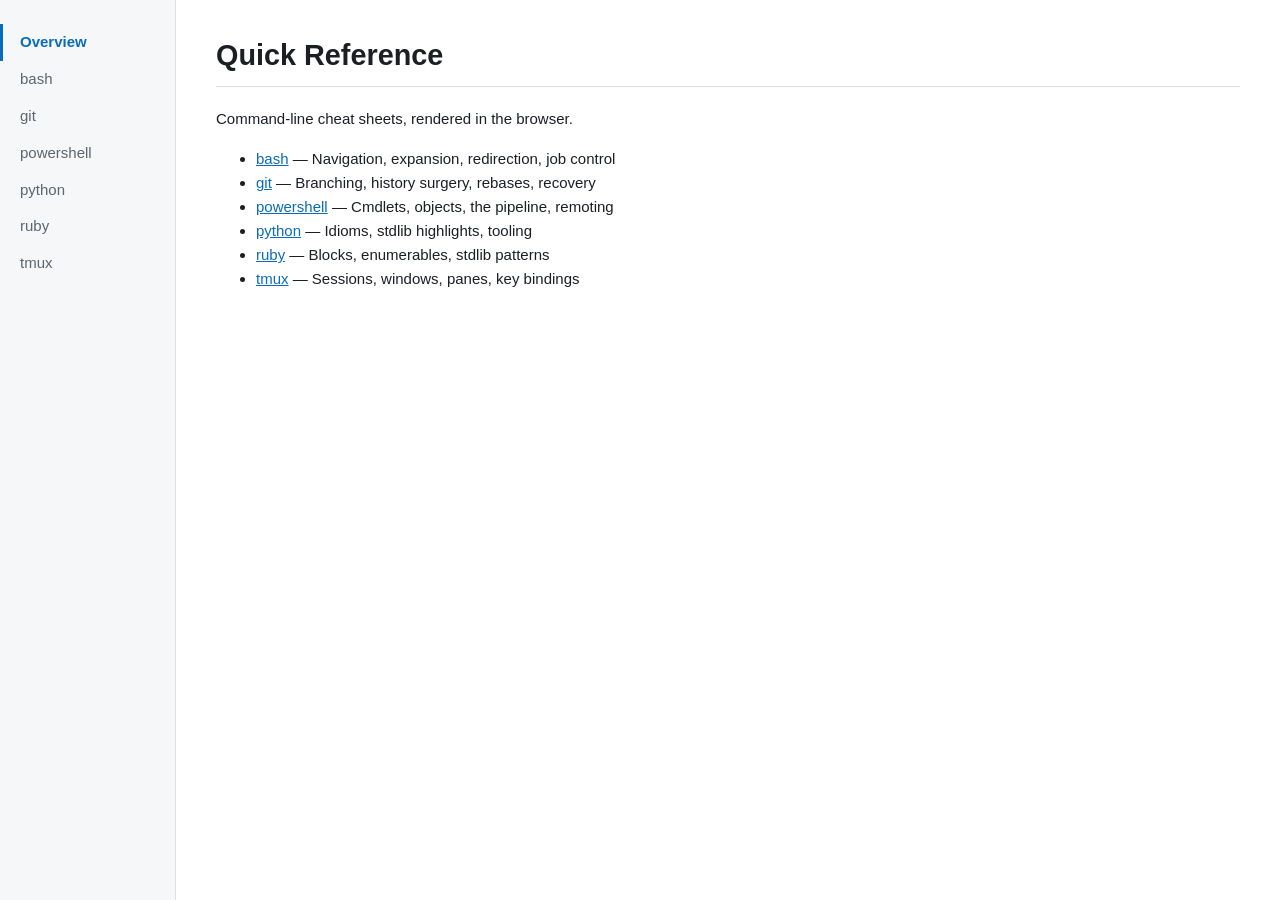
<file: index.html>
<!DOCTYPE html>
<html lang="en">
<head>
<meta charset="utf-8">
<meta name="viewport" content="width=device-width,initial-scale=1">
<title>Quick Reference</title>
<link rel="stylesheet" href="qr.css">
</head>
<body>
<nav id="nav"></nav>
<main id="main"></main>
<script src="qr.js"></script>
</body>
</html>
</file>
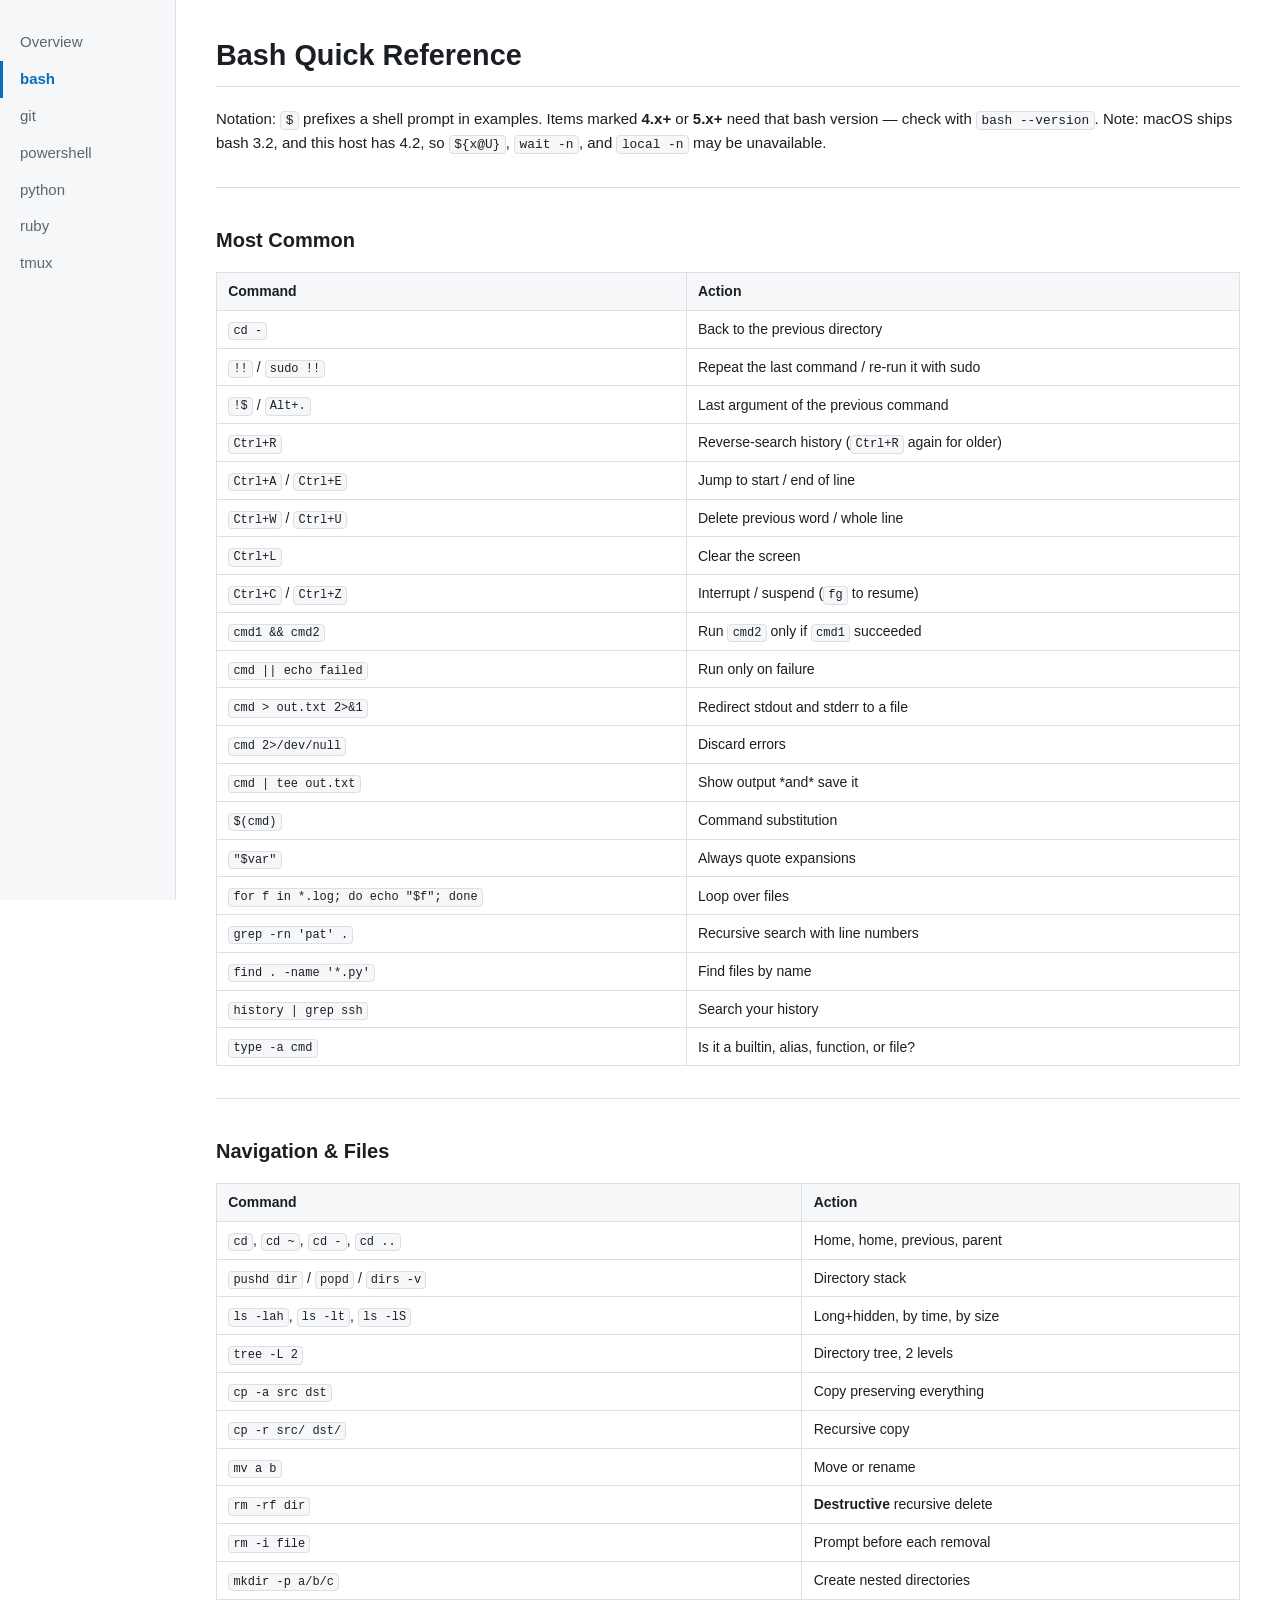
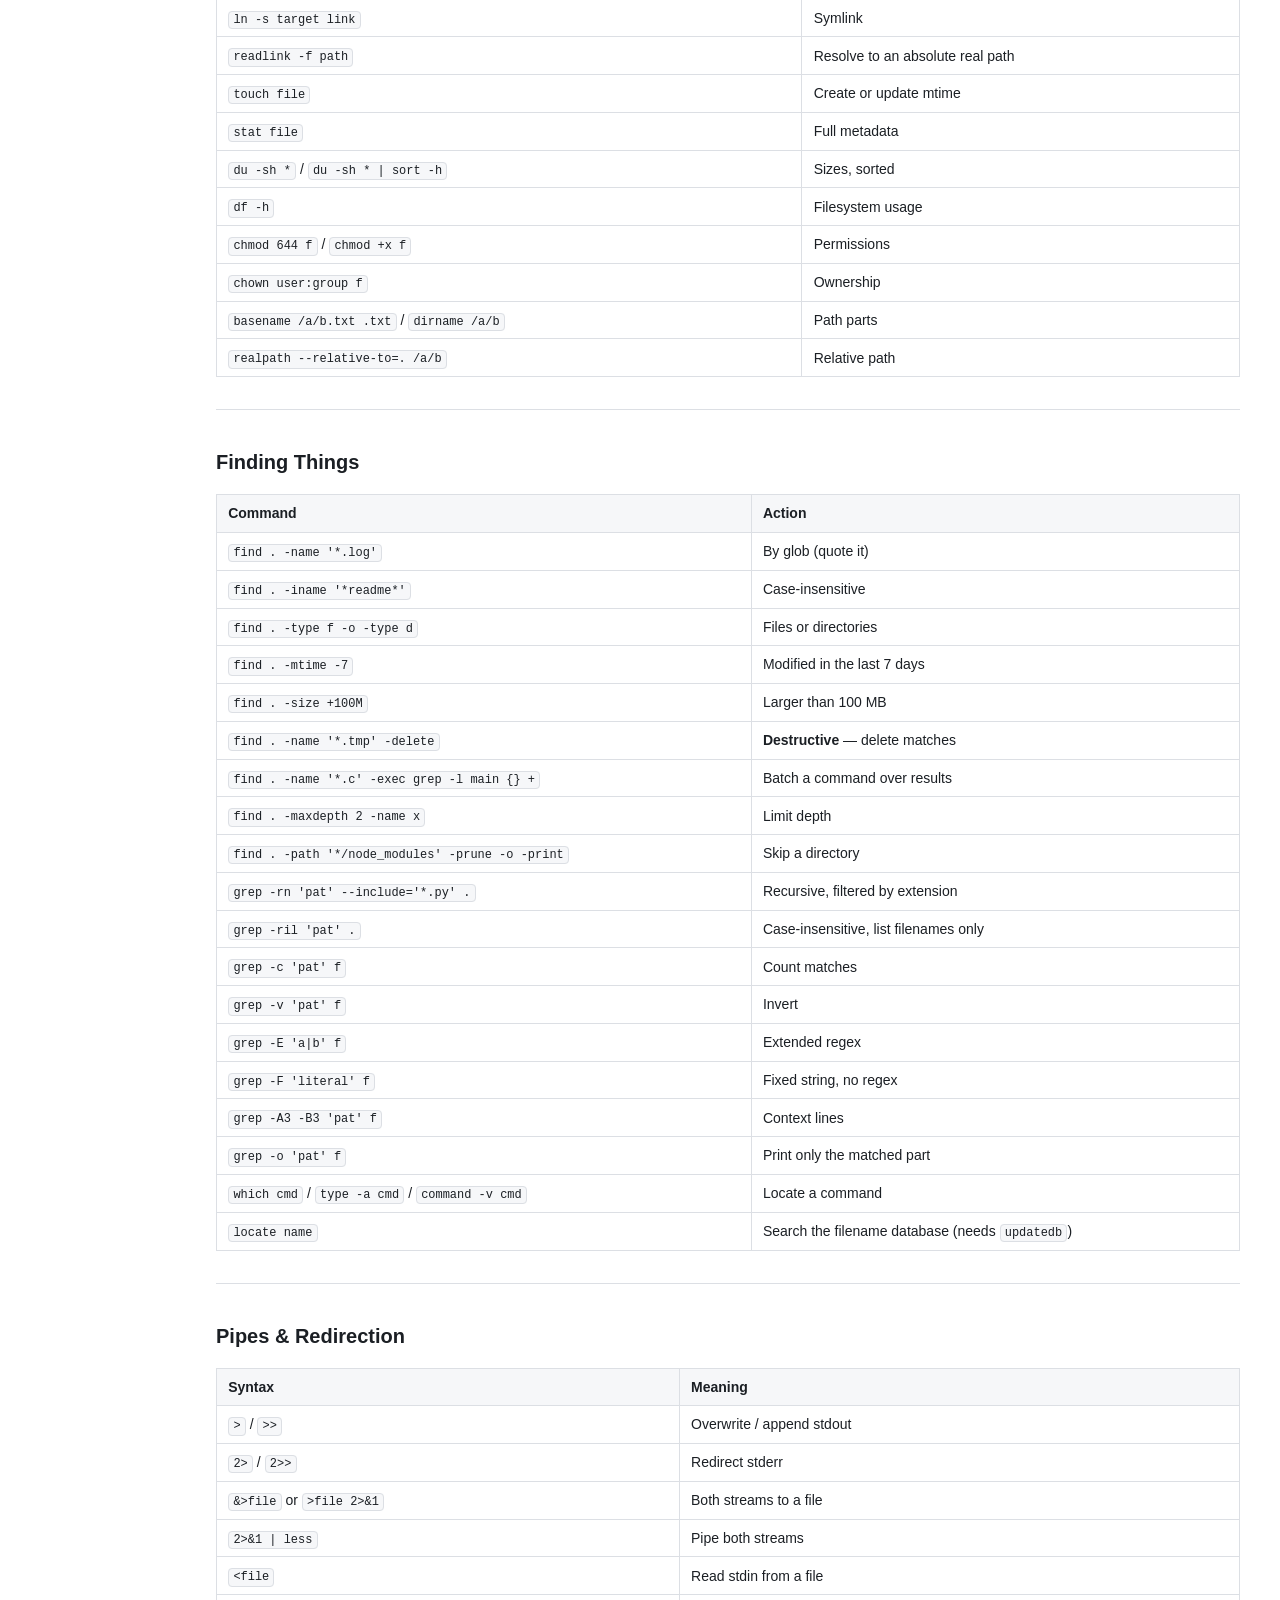
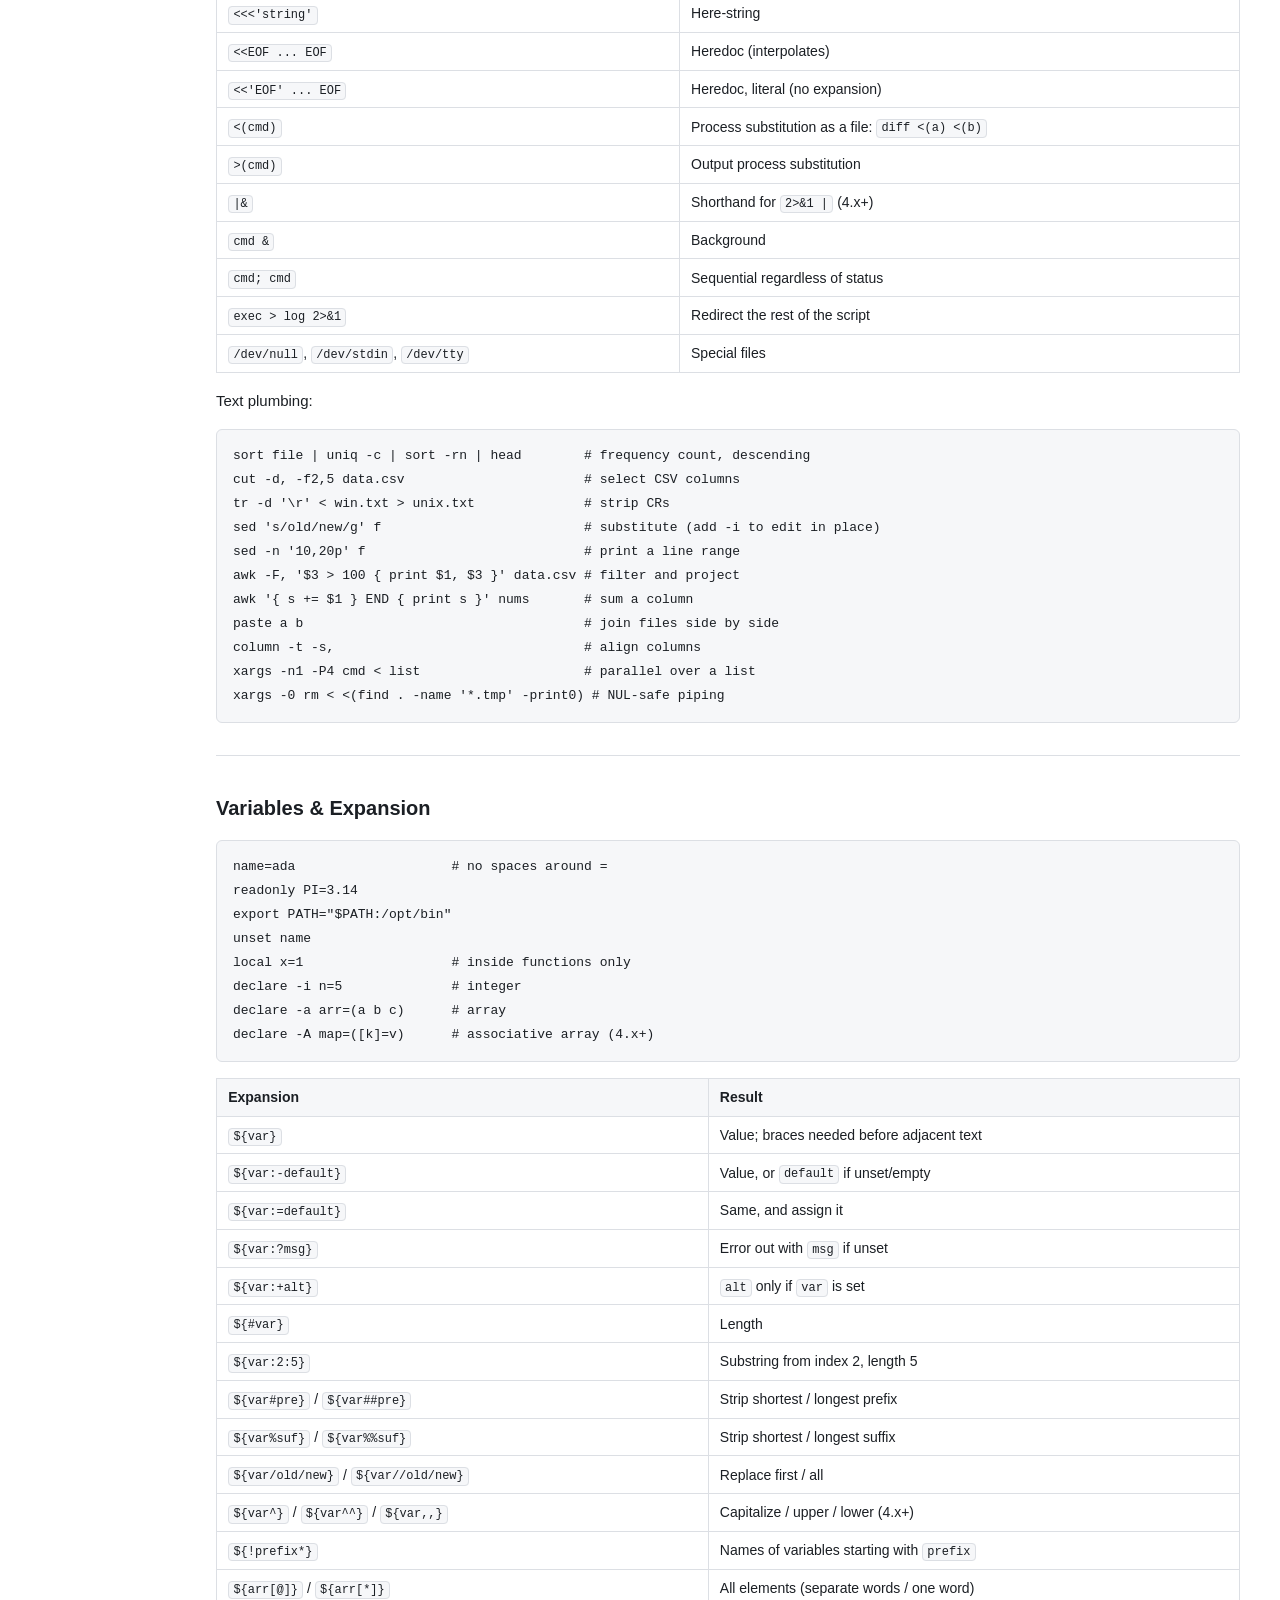
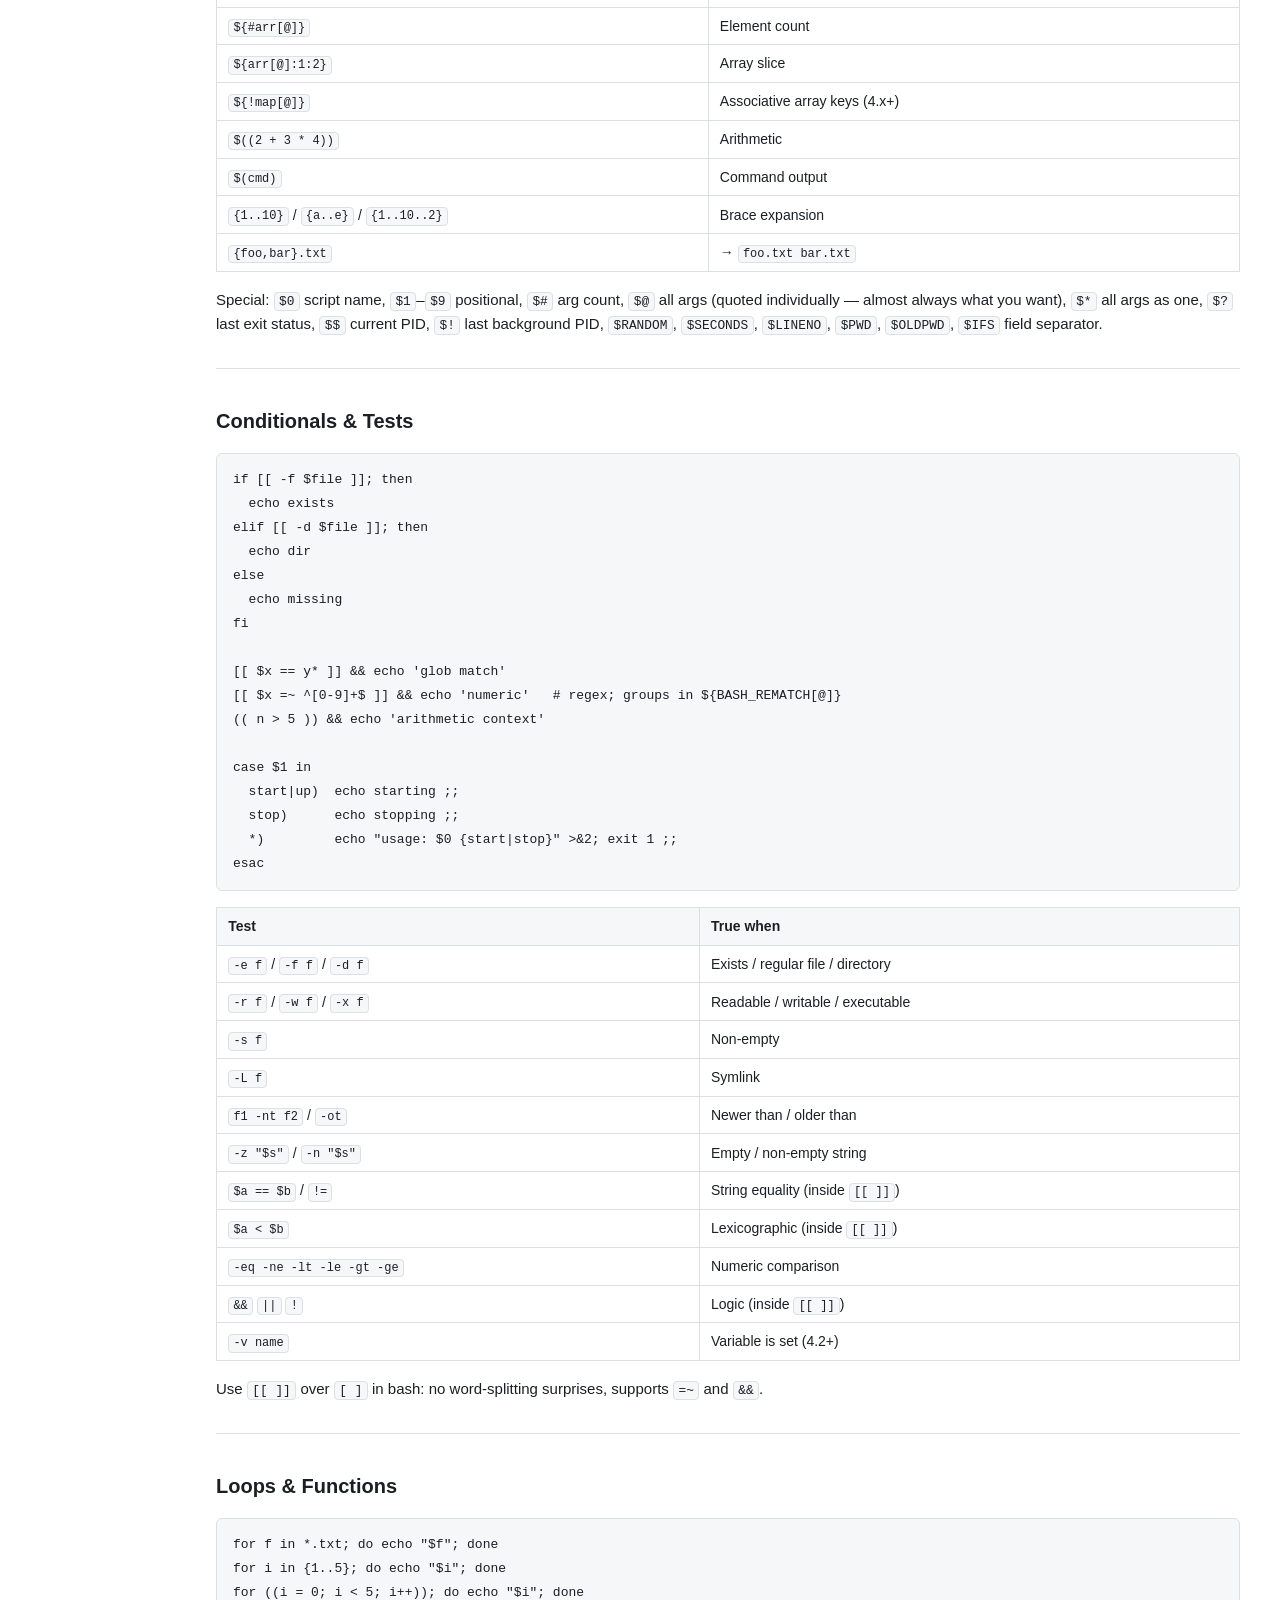
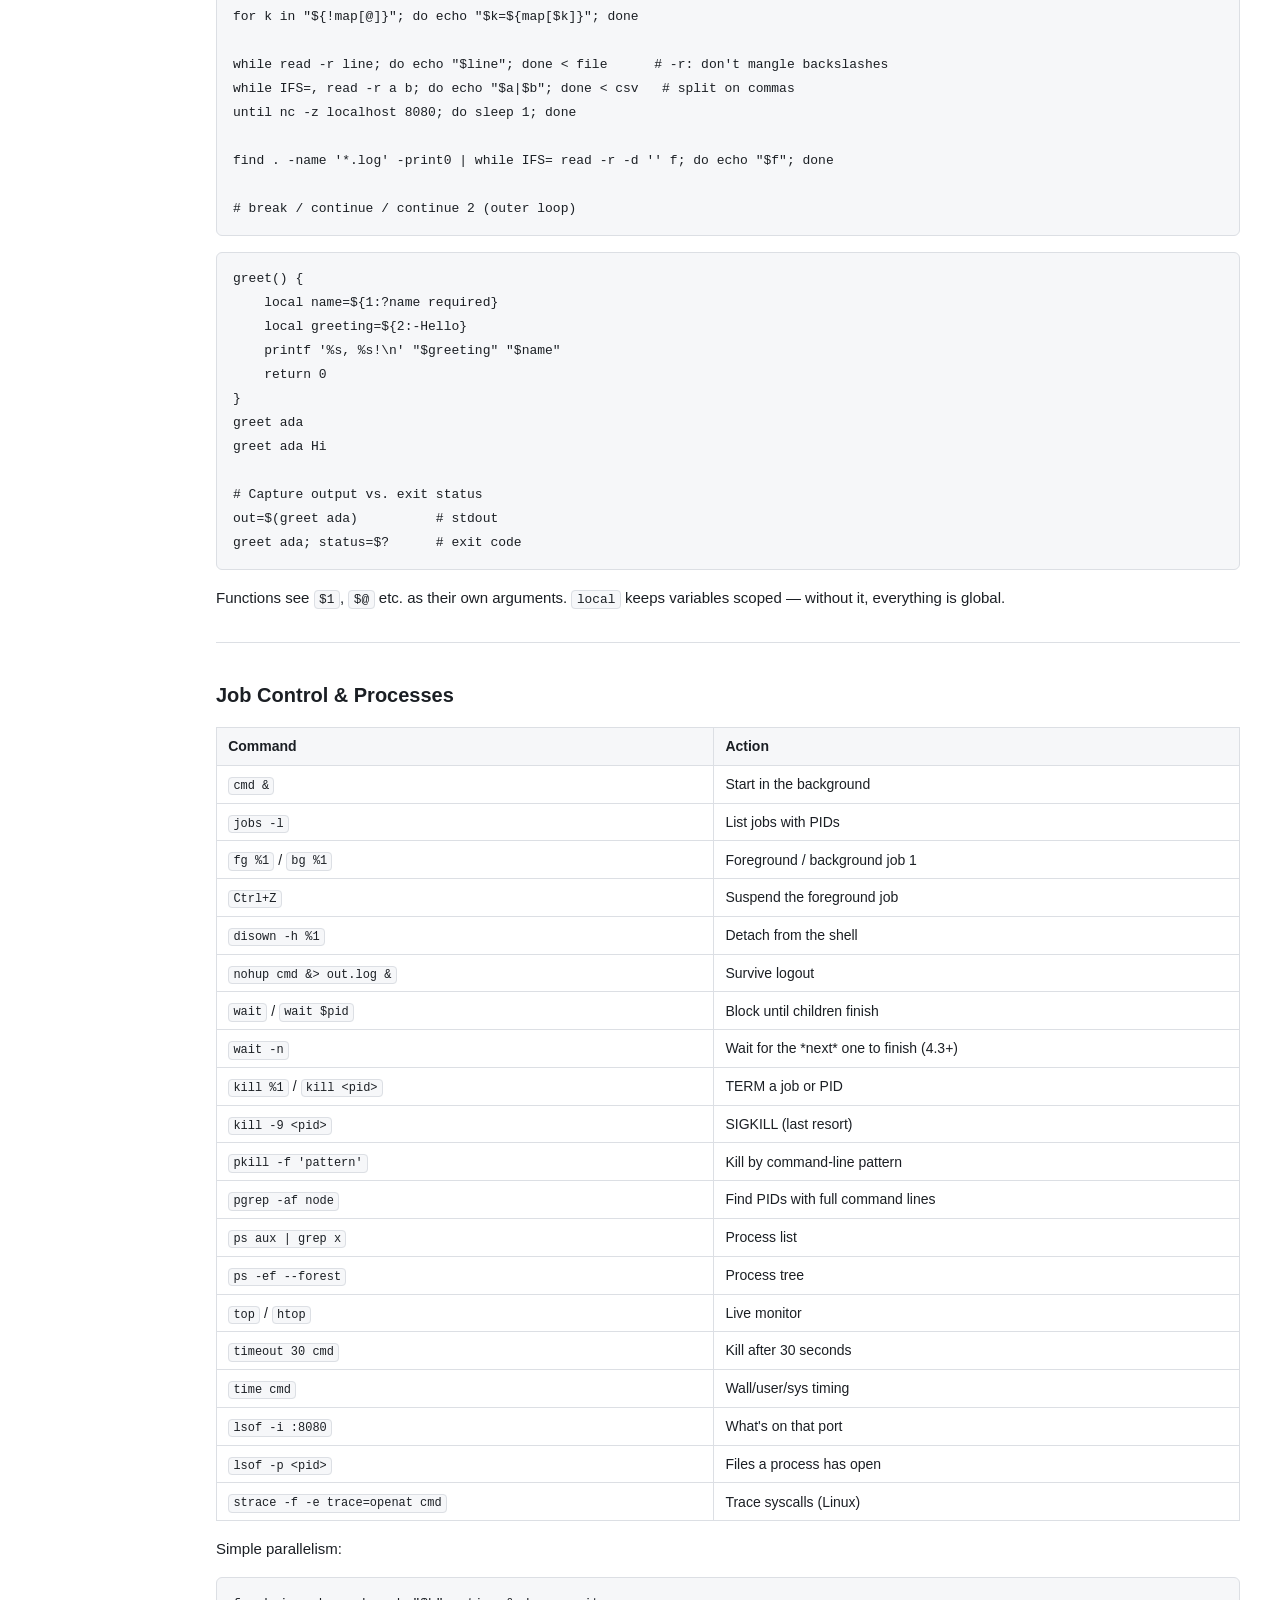
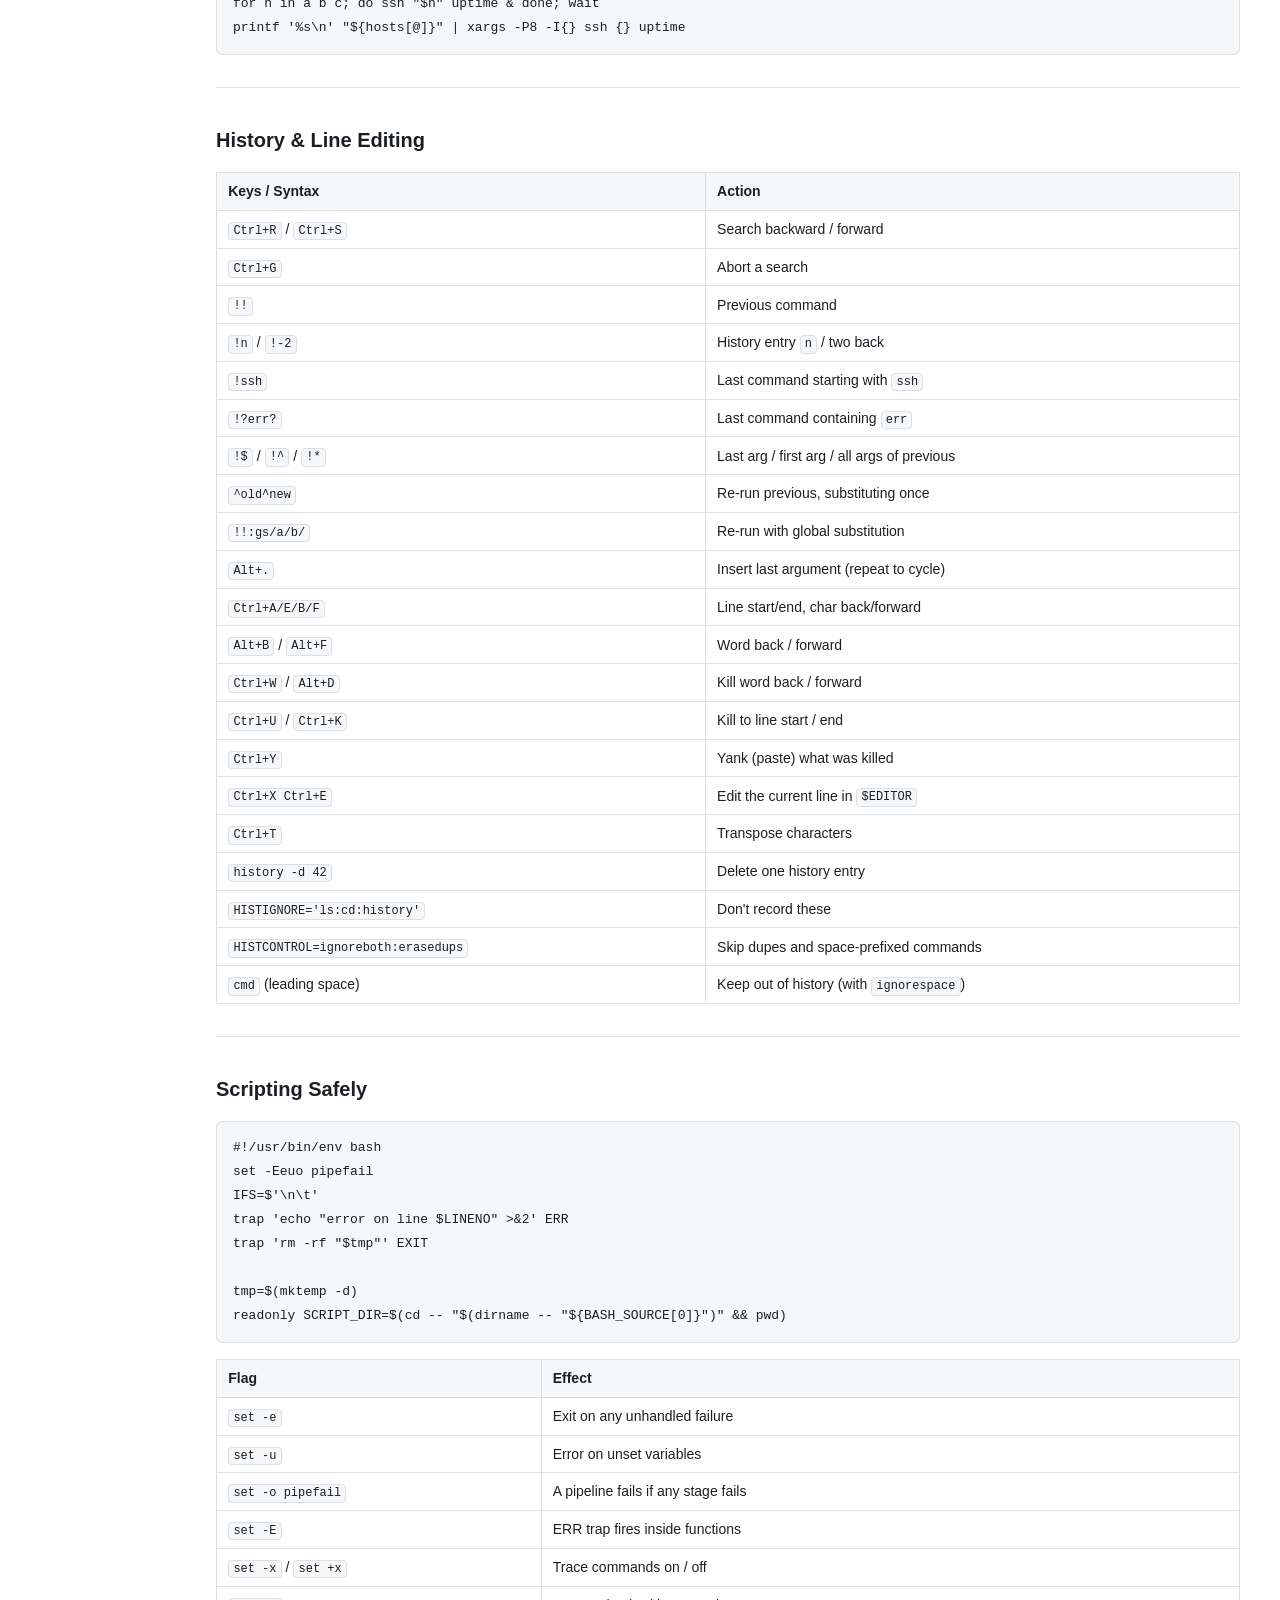
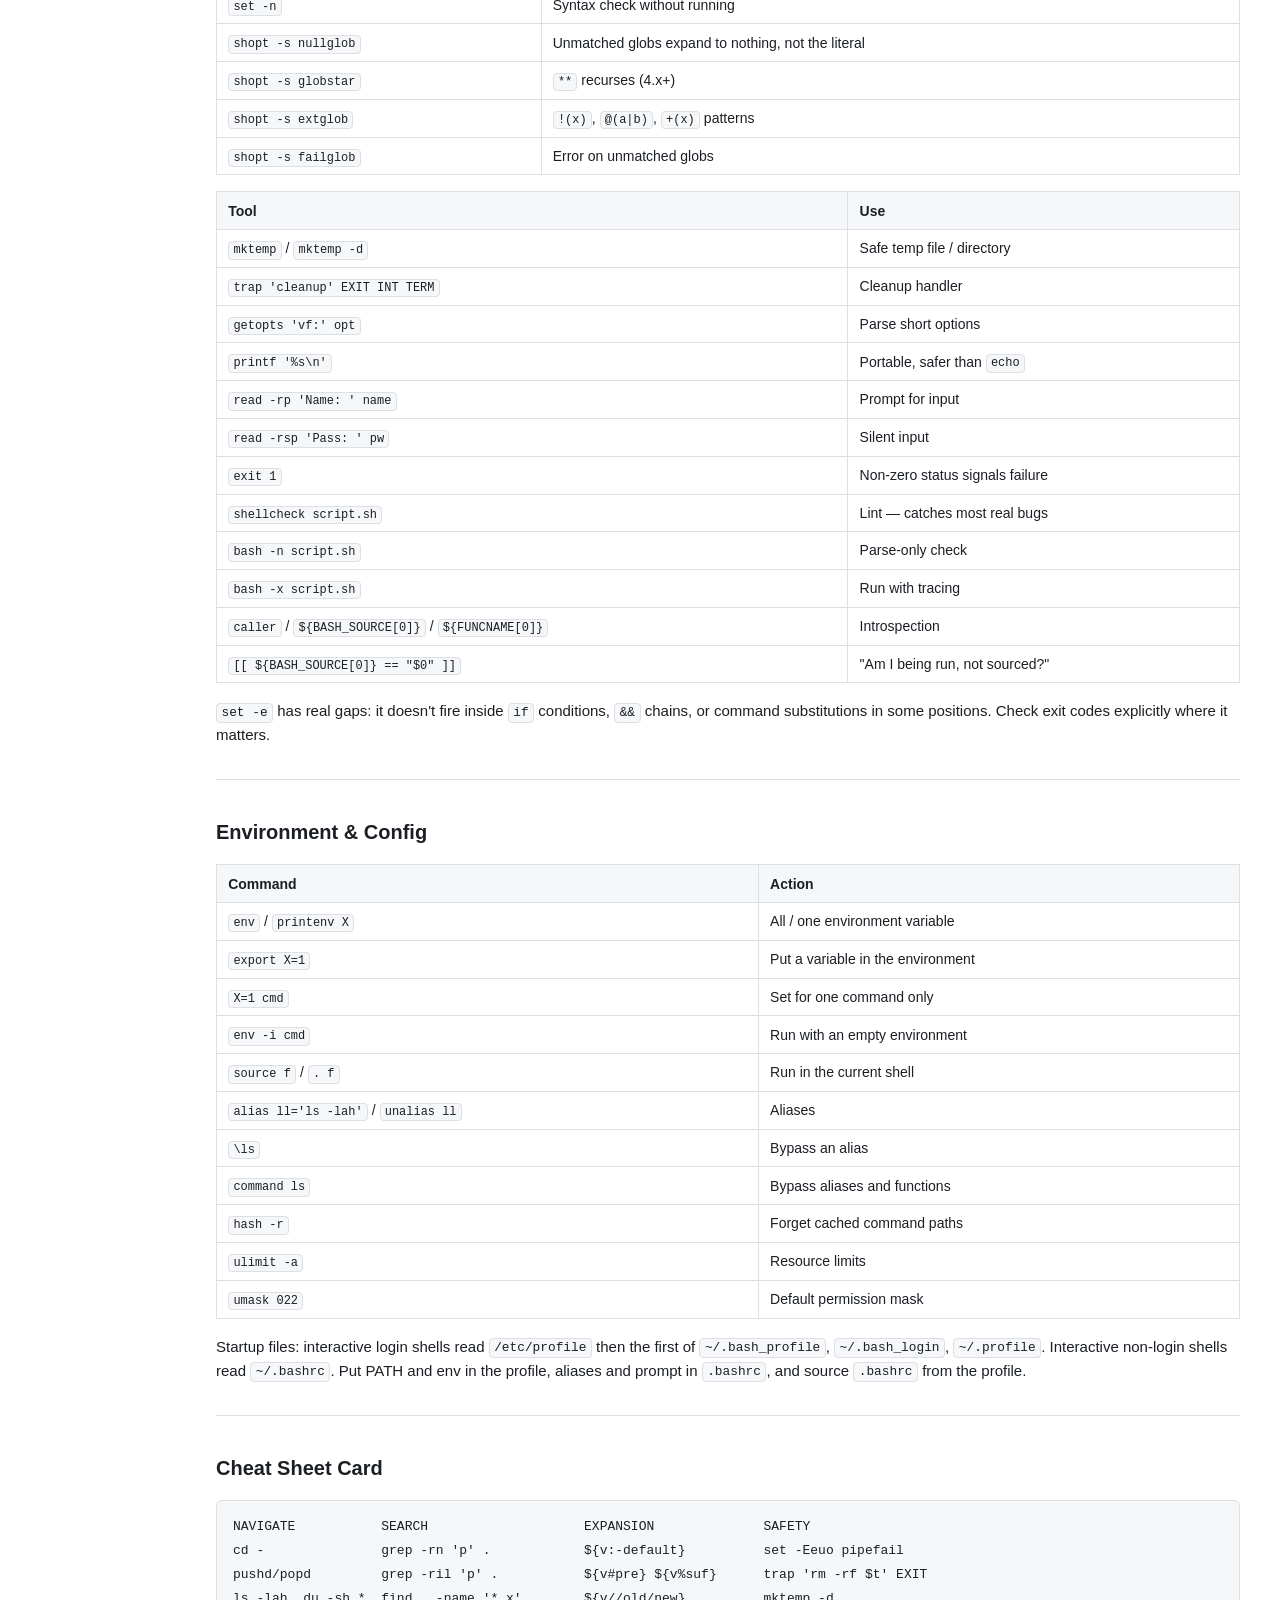
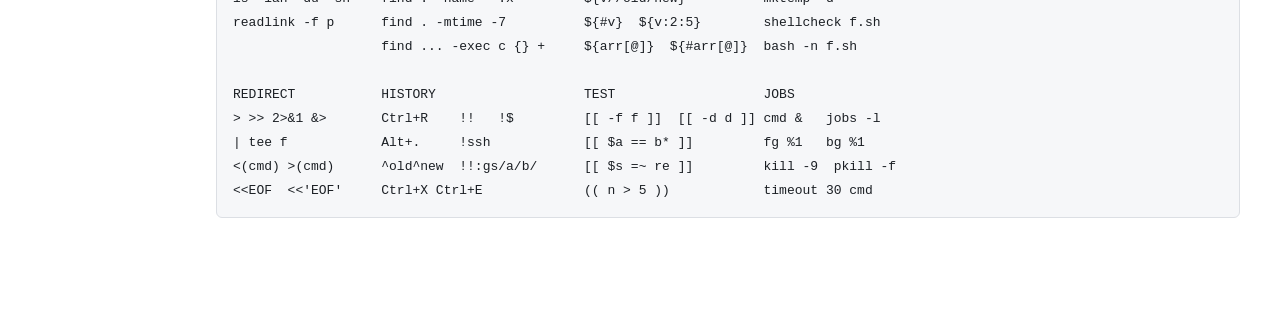
<file: bash.html>
<!DOCTYPE html>
<html lang="en">
<head>
<meta charset="utf-8">
<meta name="viewport" content="width=device-width,initial-scale=1">
<title>bash · Quick Reference</title>
<link rel="stylesheet" href="qr.css">
</head>
<body data-sheet="bash">
<nav id="nav"></nav>
<main id="main"></main>
<script src="qr.js"></script>
</body>
</html>
</file>
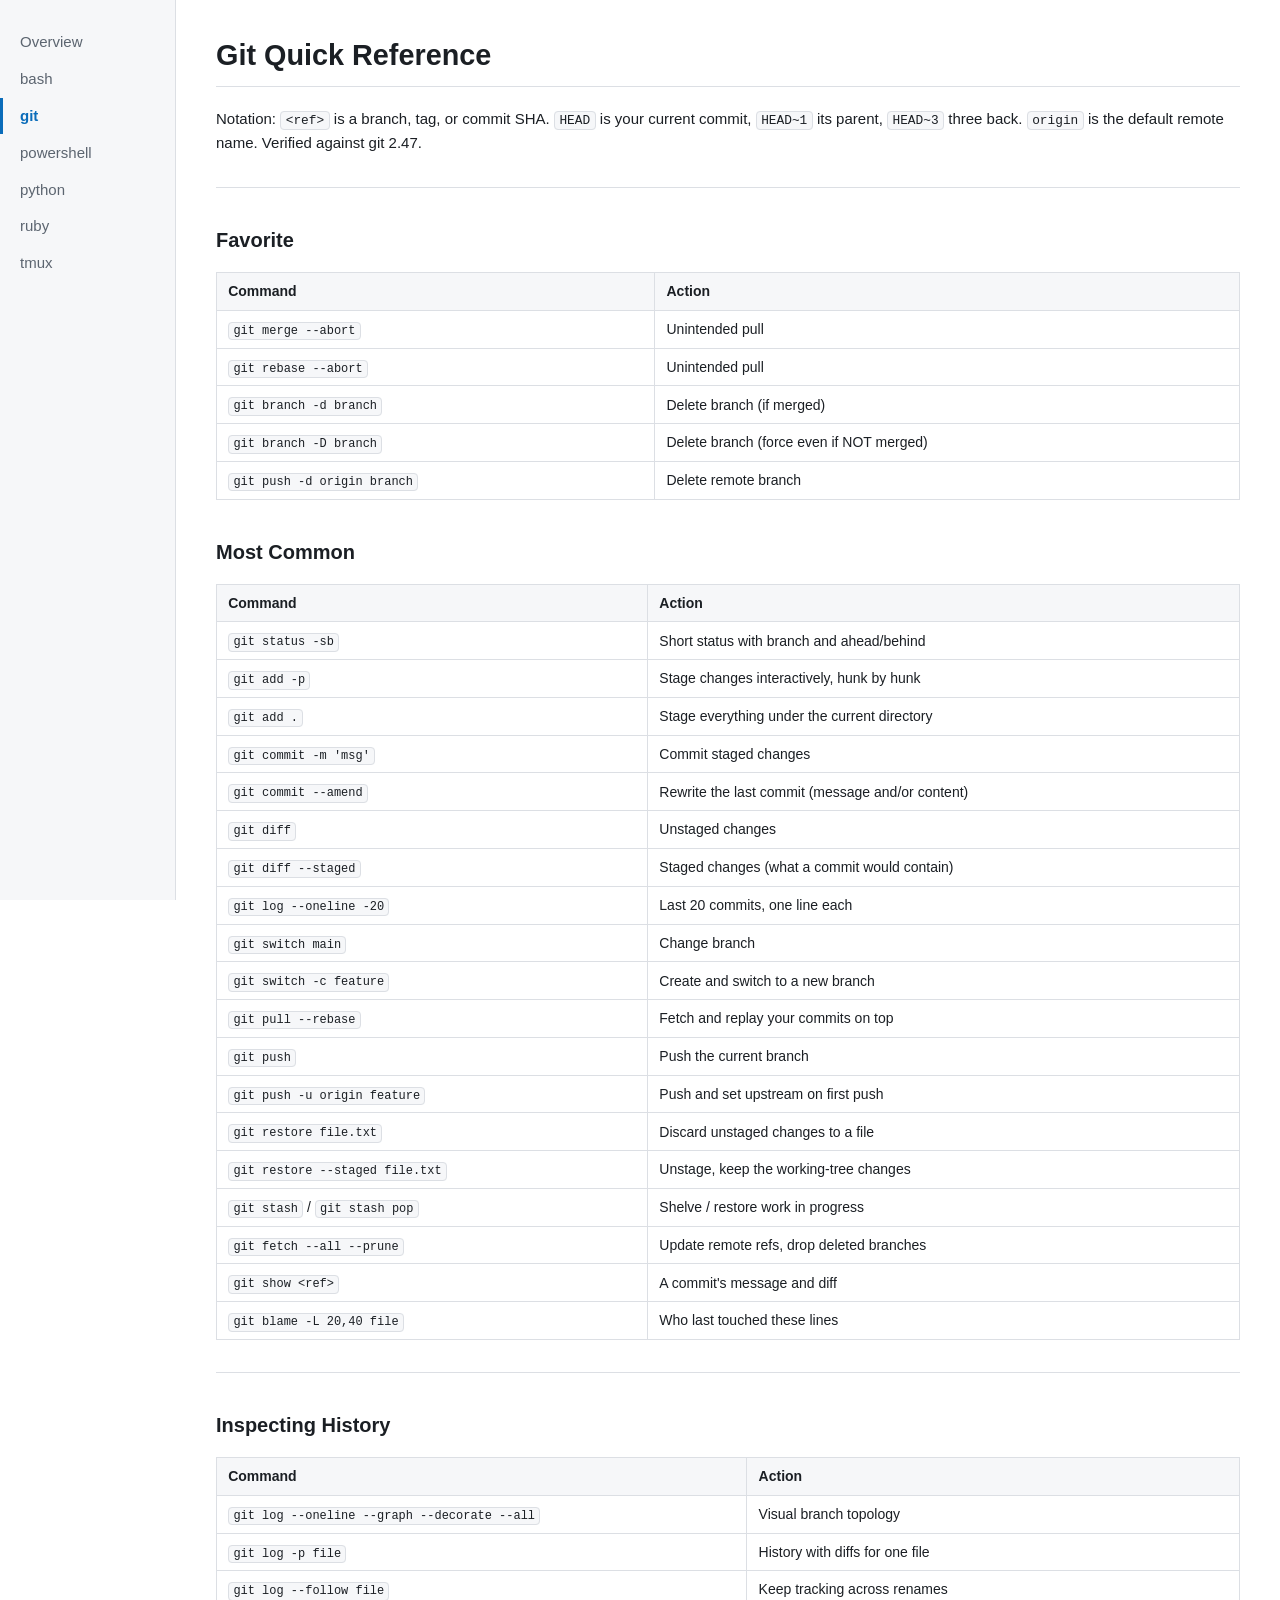
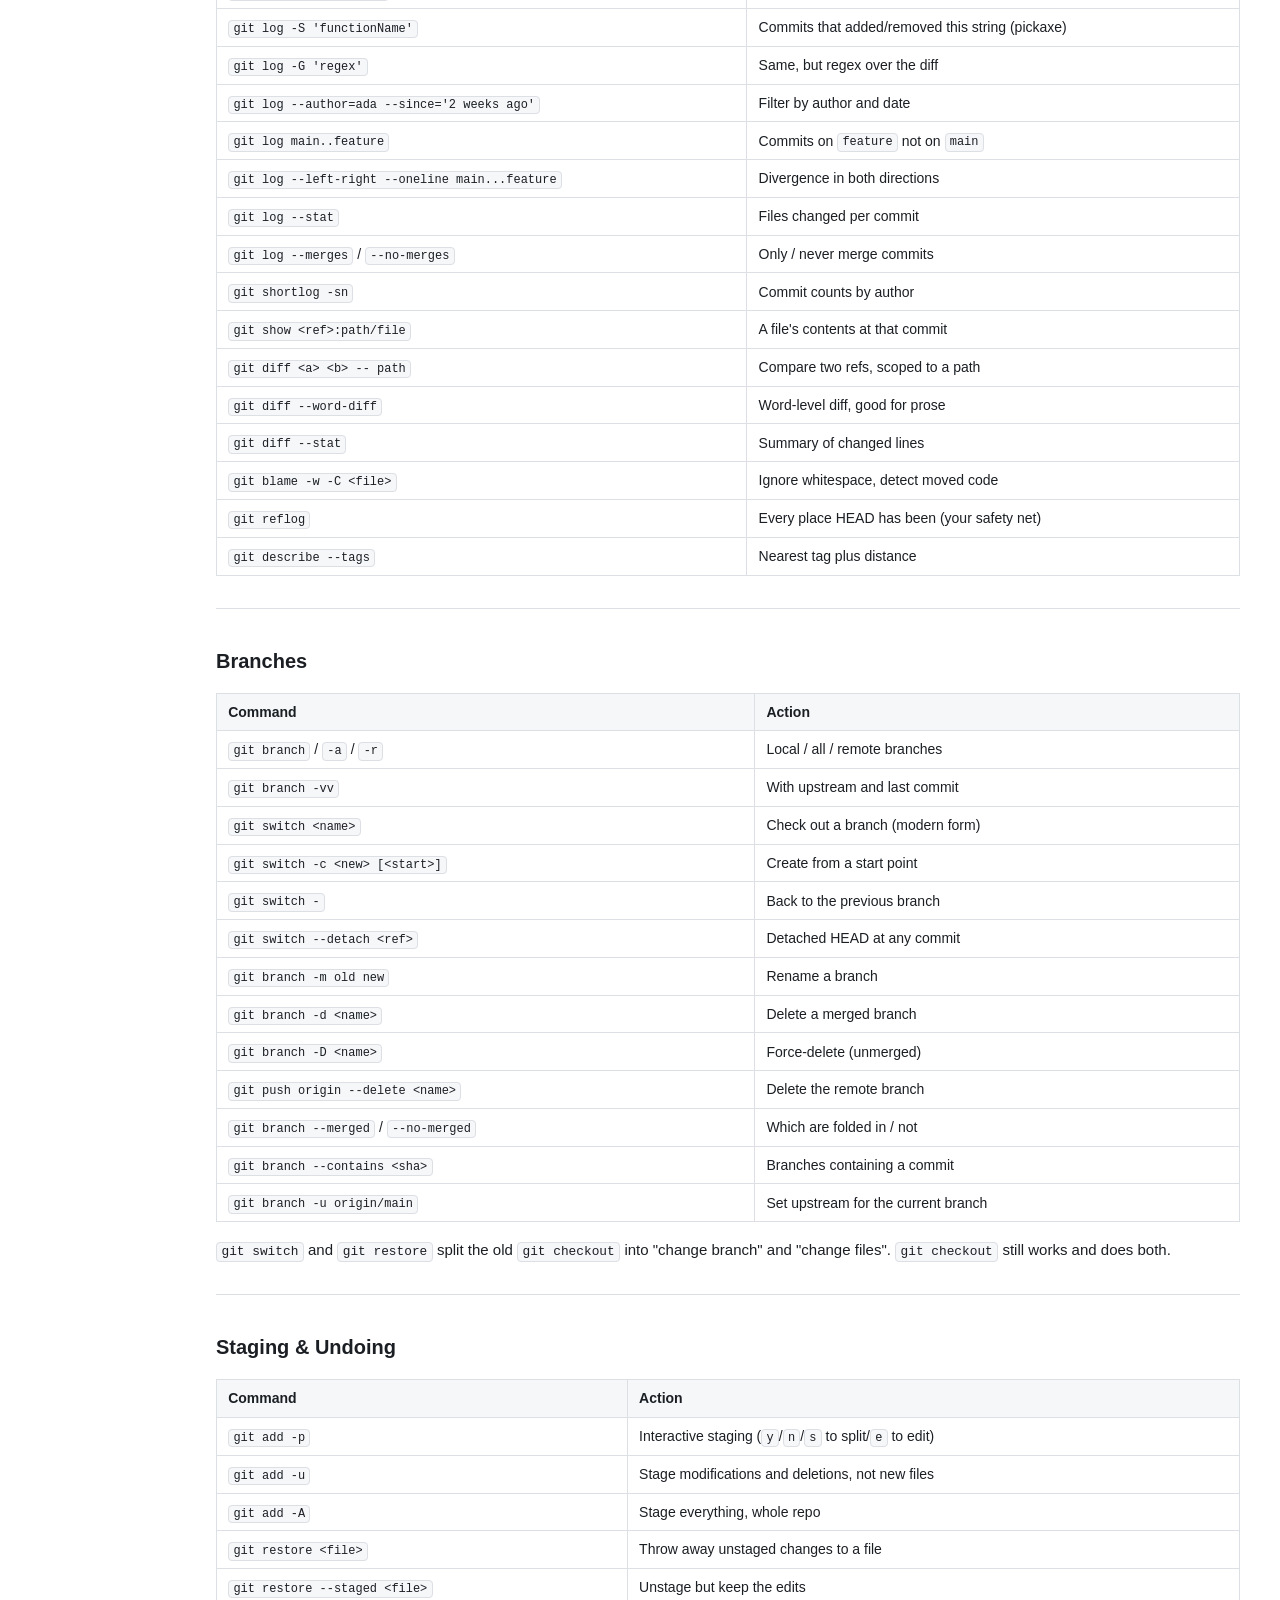
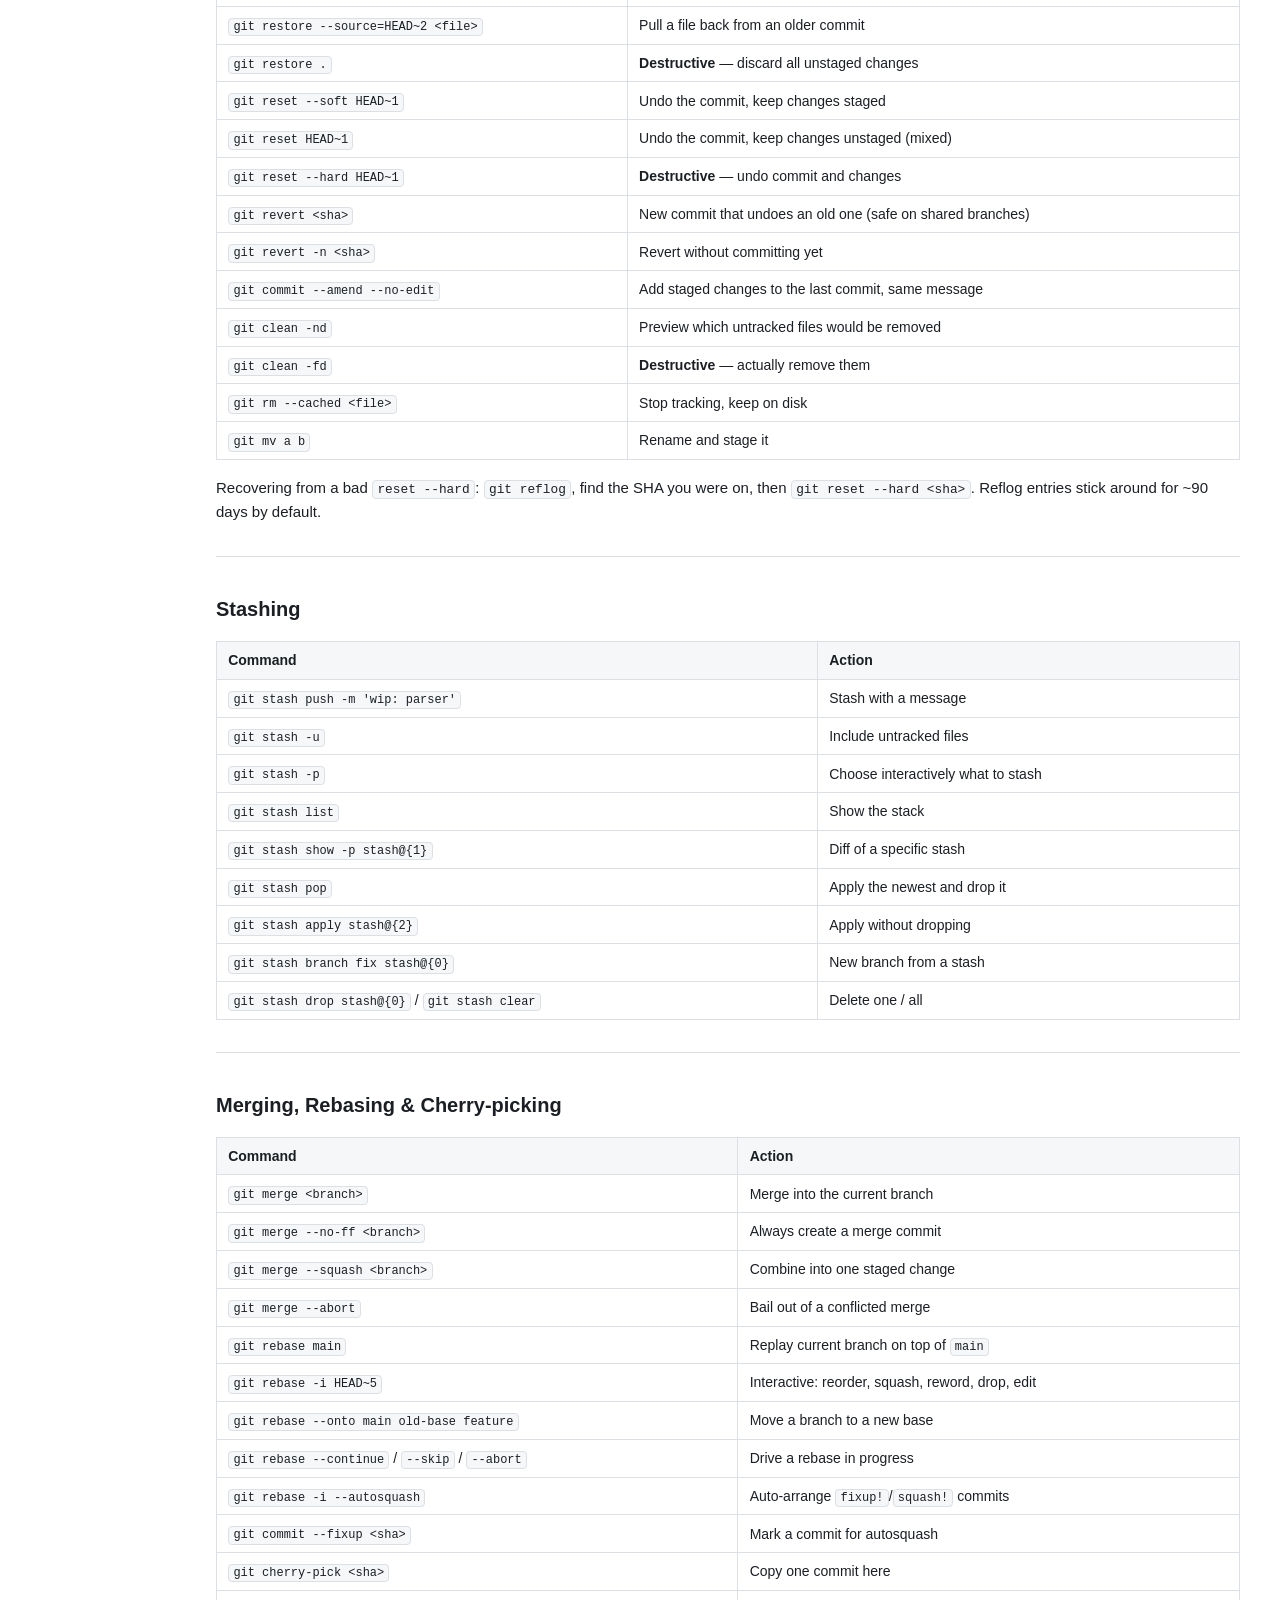
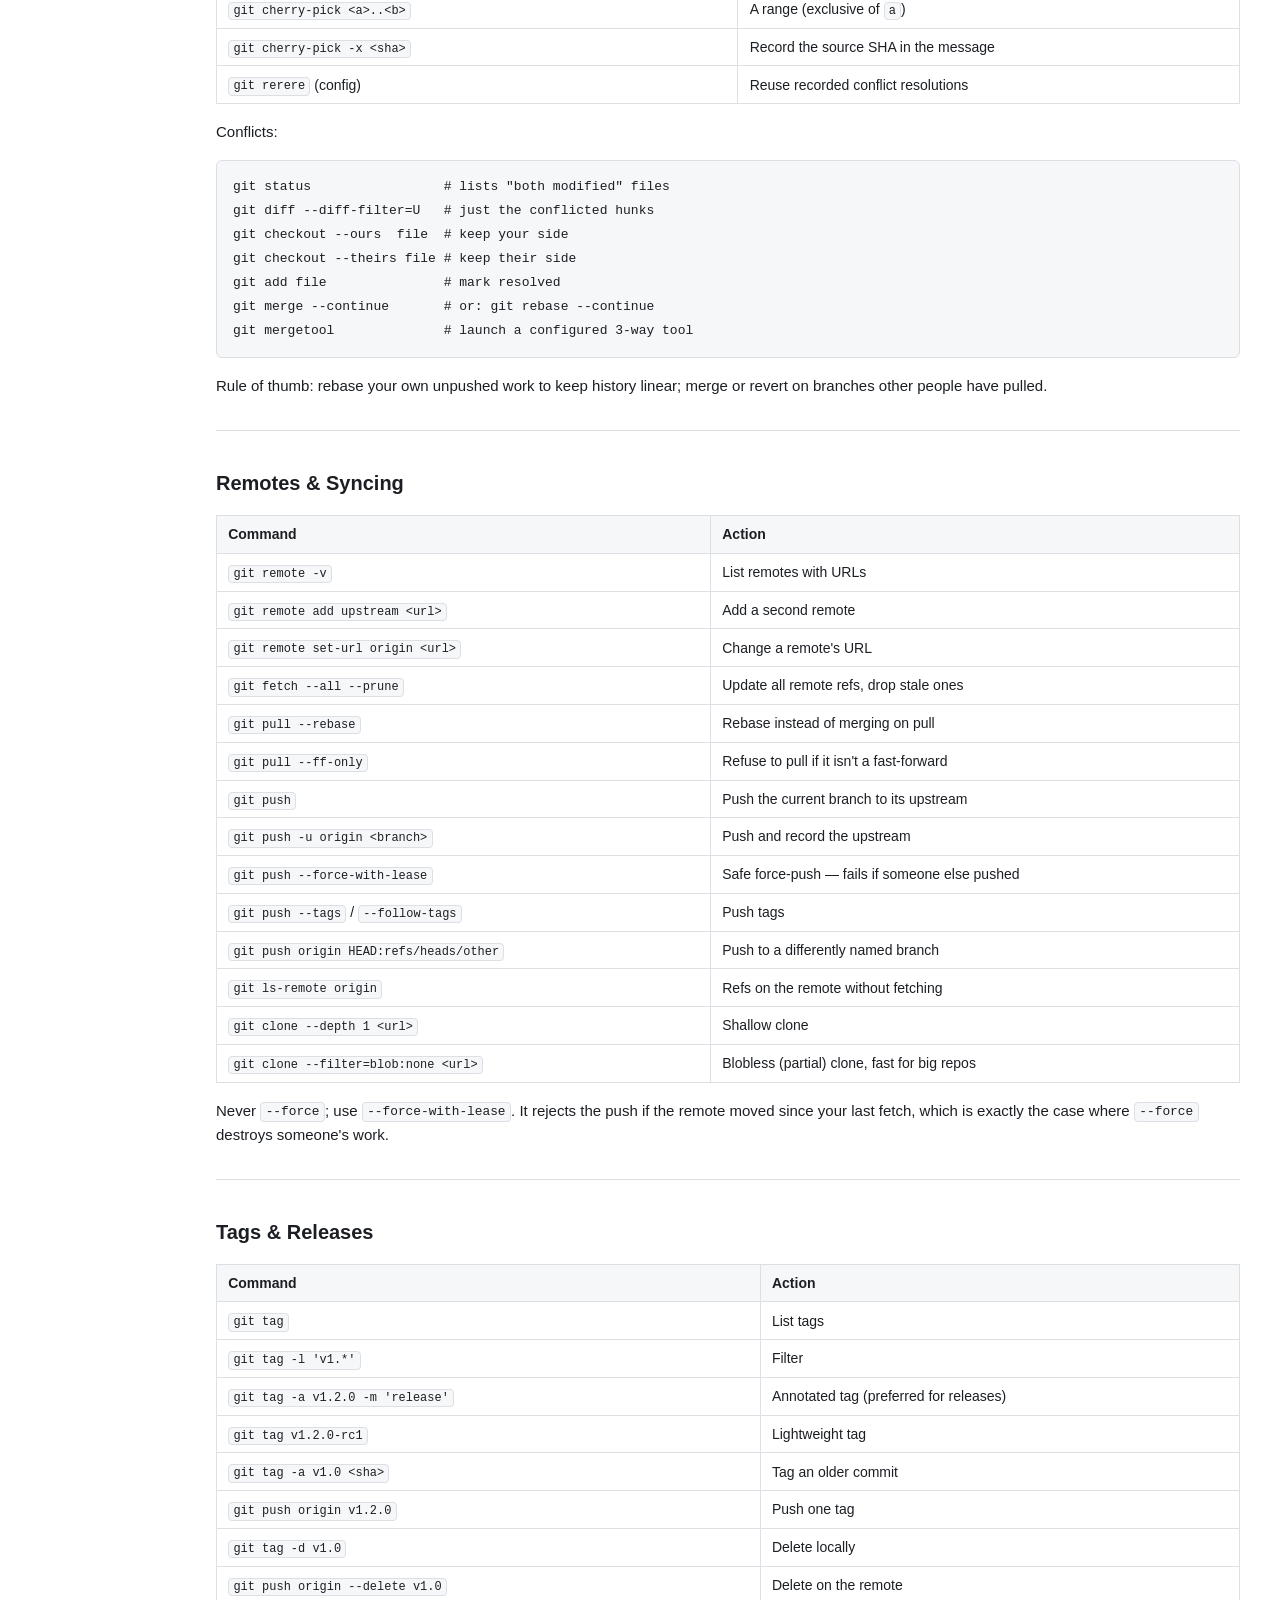
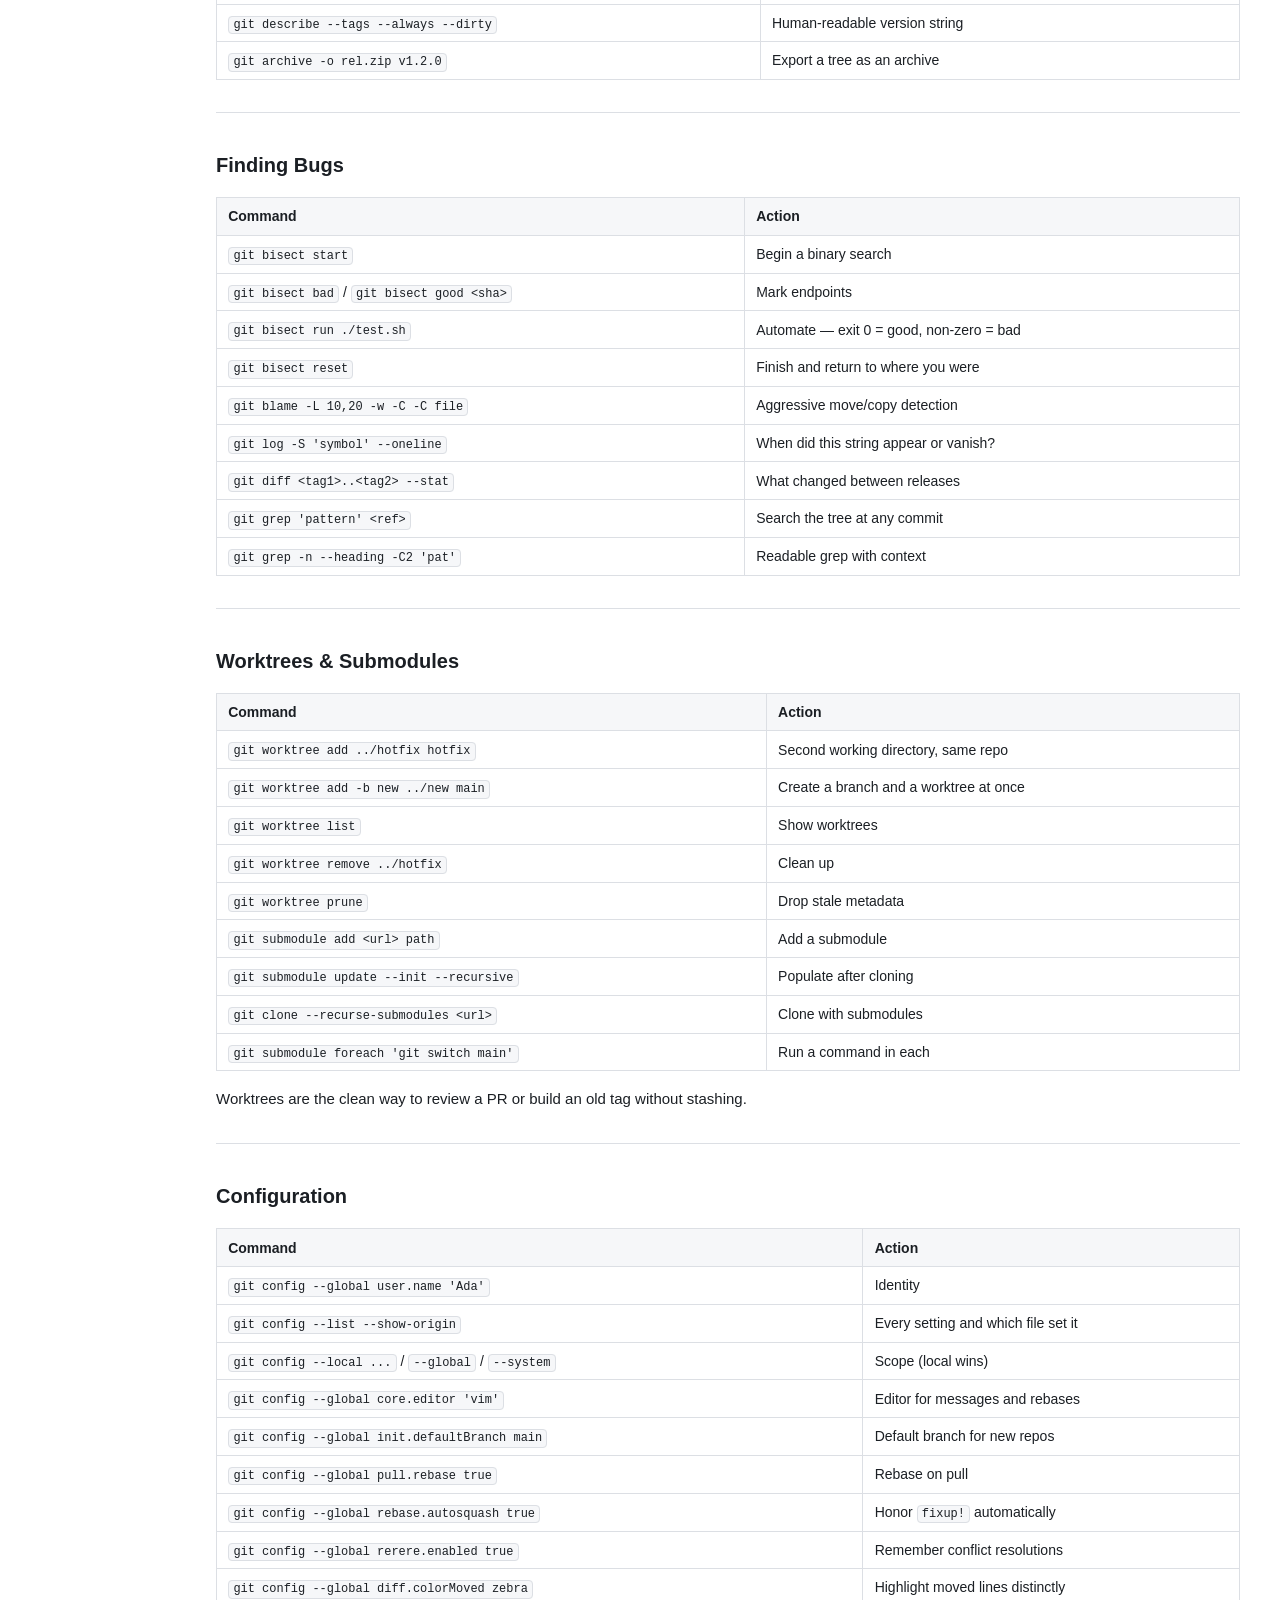
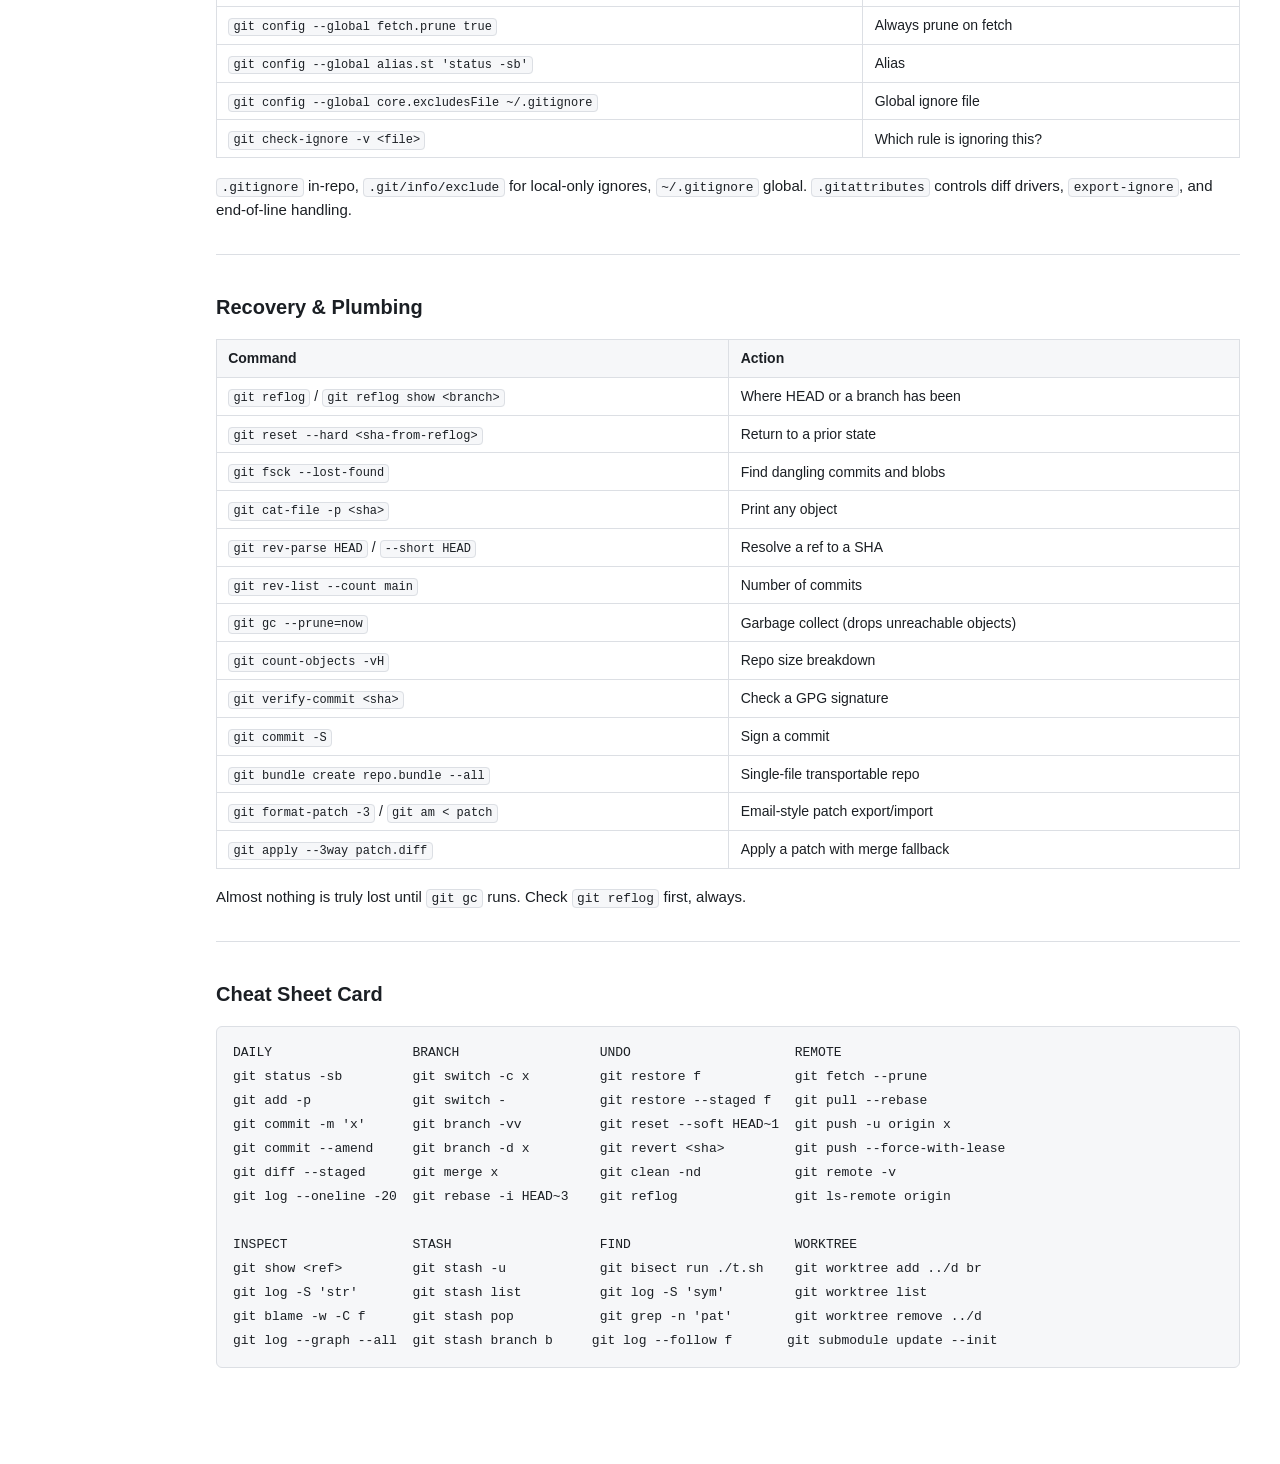
<file: git.html>
<!DOCTYPE html>
<html lang="en">
<head>
<meta charset="utf-8">
<meta name="viewport" content="width=device-width,initial-scale=1">
<title>git · Quick Reference</title>
<link rel="stylesheet" href="qr.css">
</head>
<body data-sheet="git">
<nav id="nav"></nav>
<main id="main"></main>
<script src="qr.js"></script>
</body>
</html>
</file>
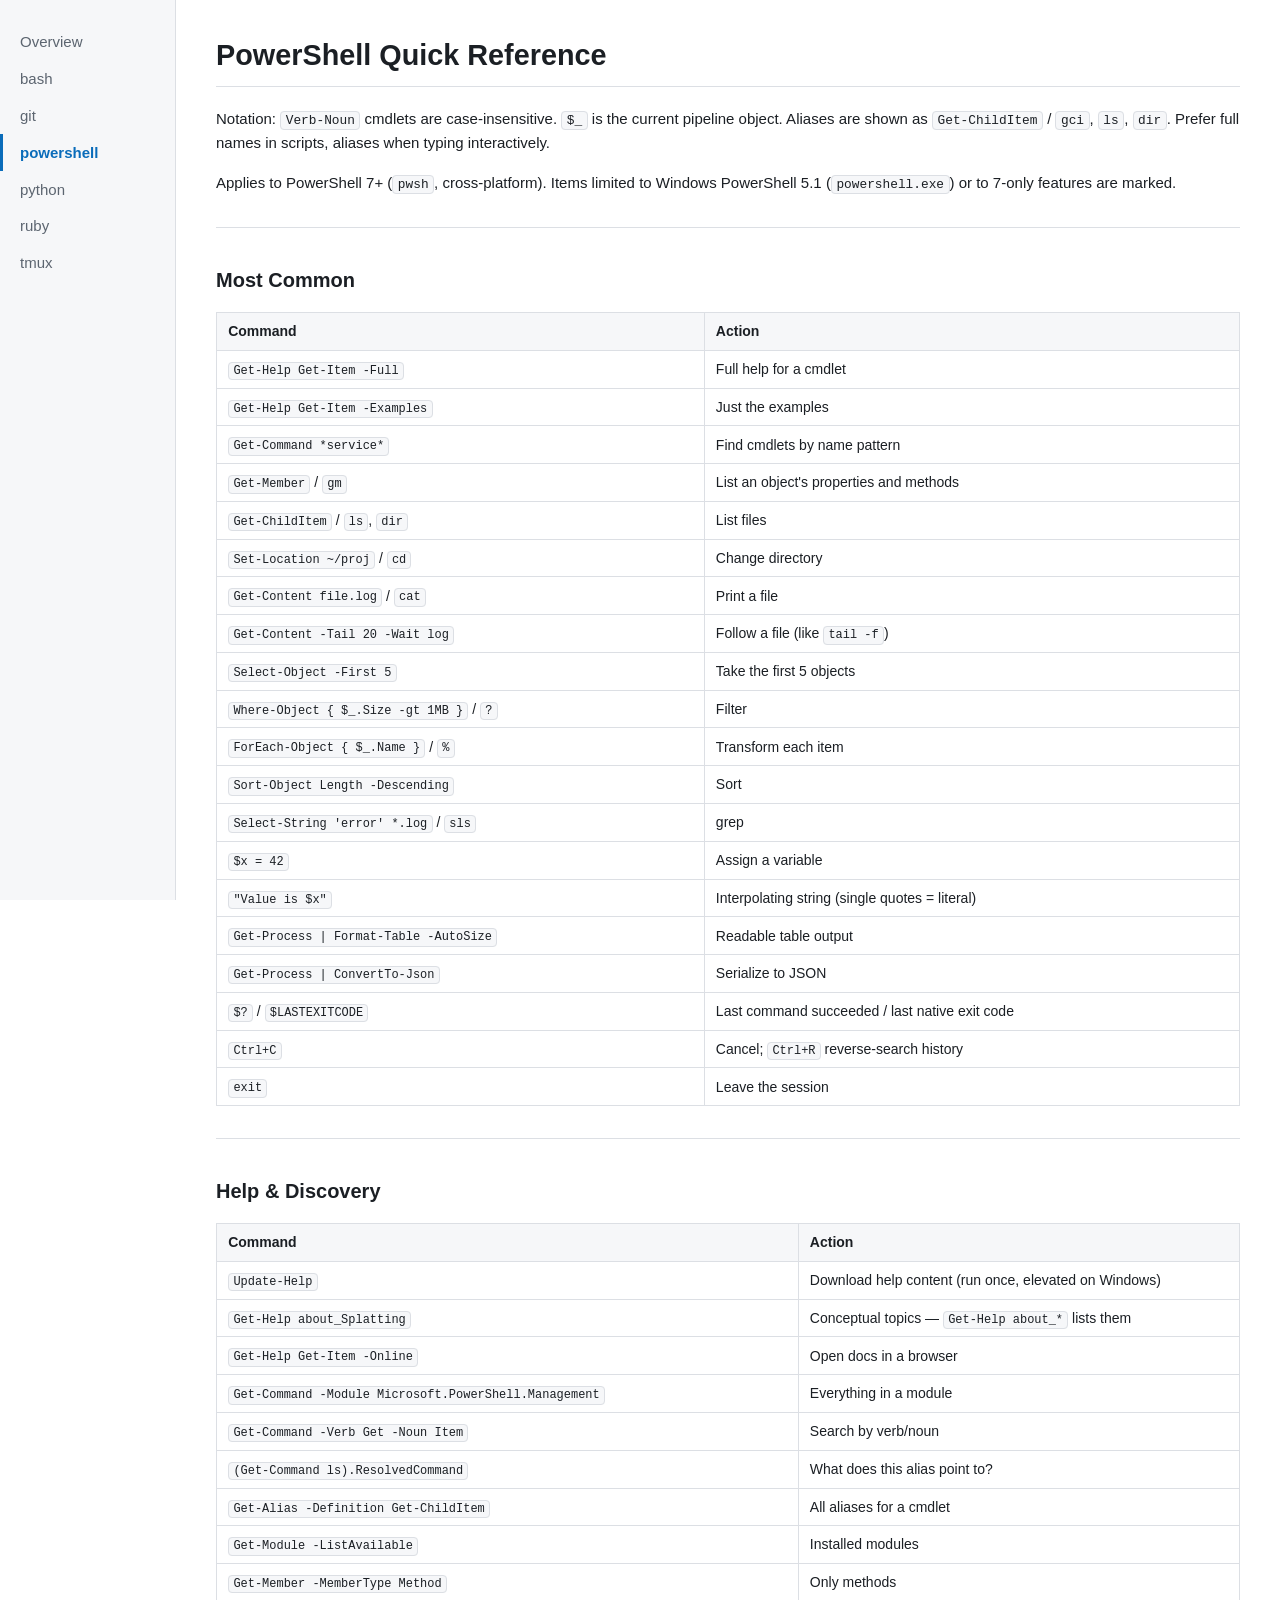
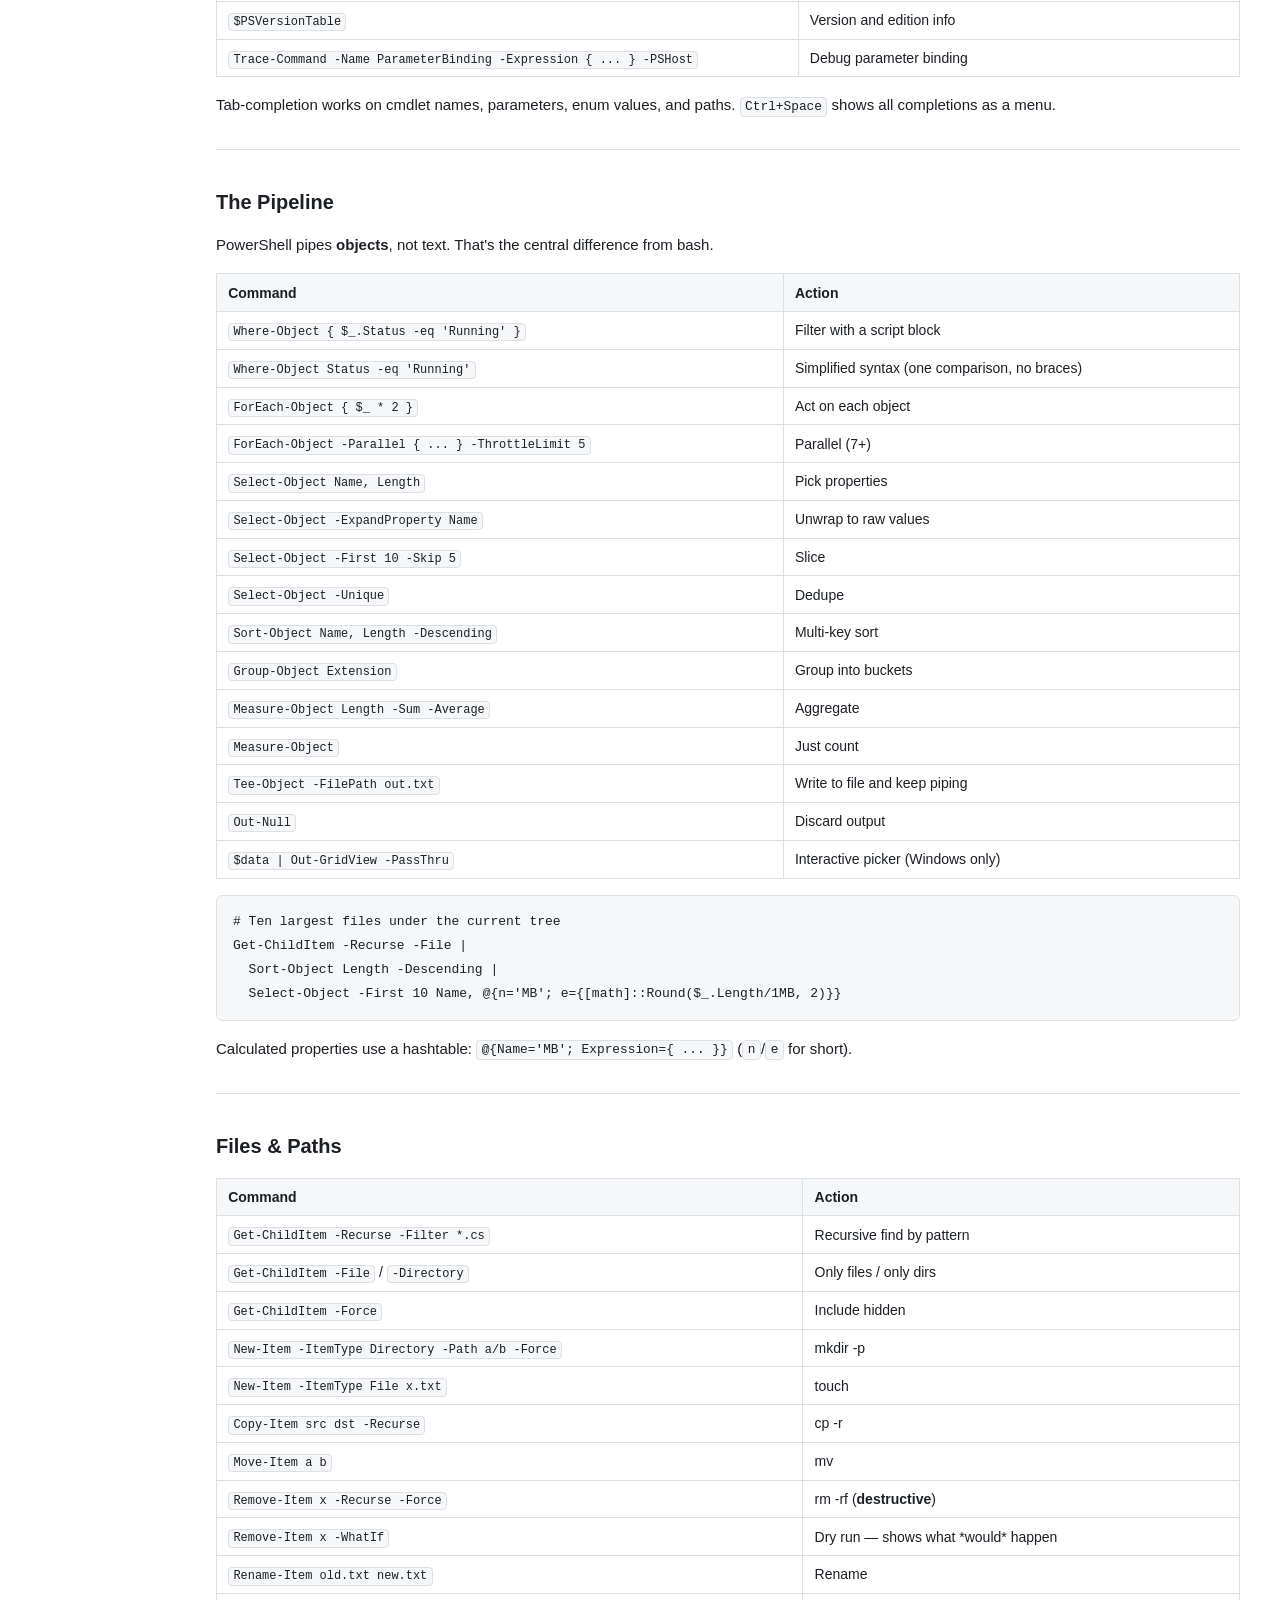
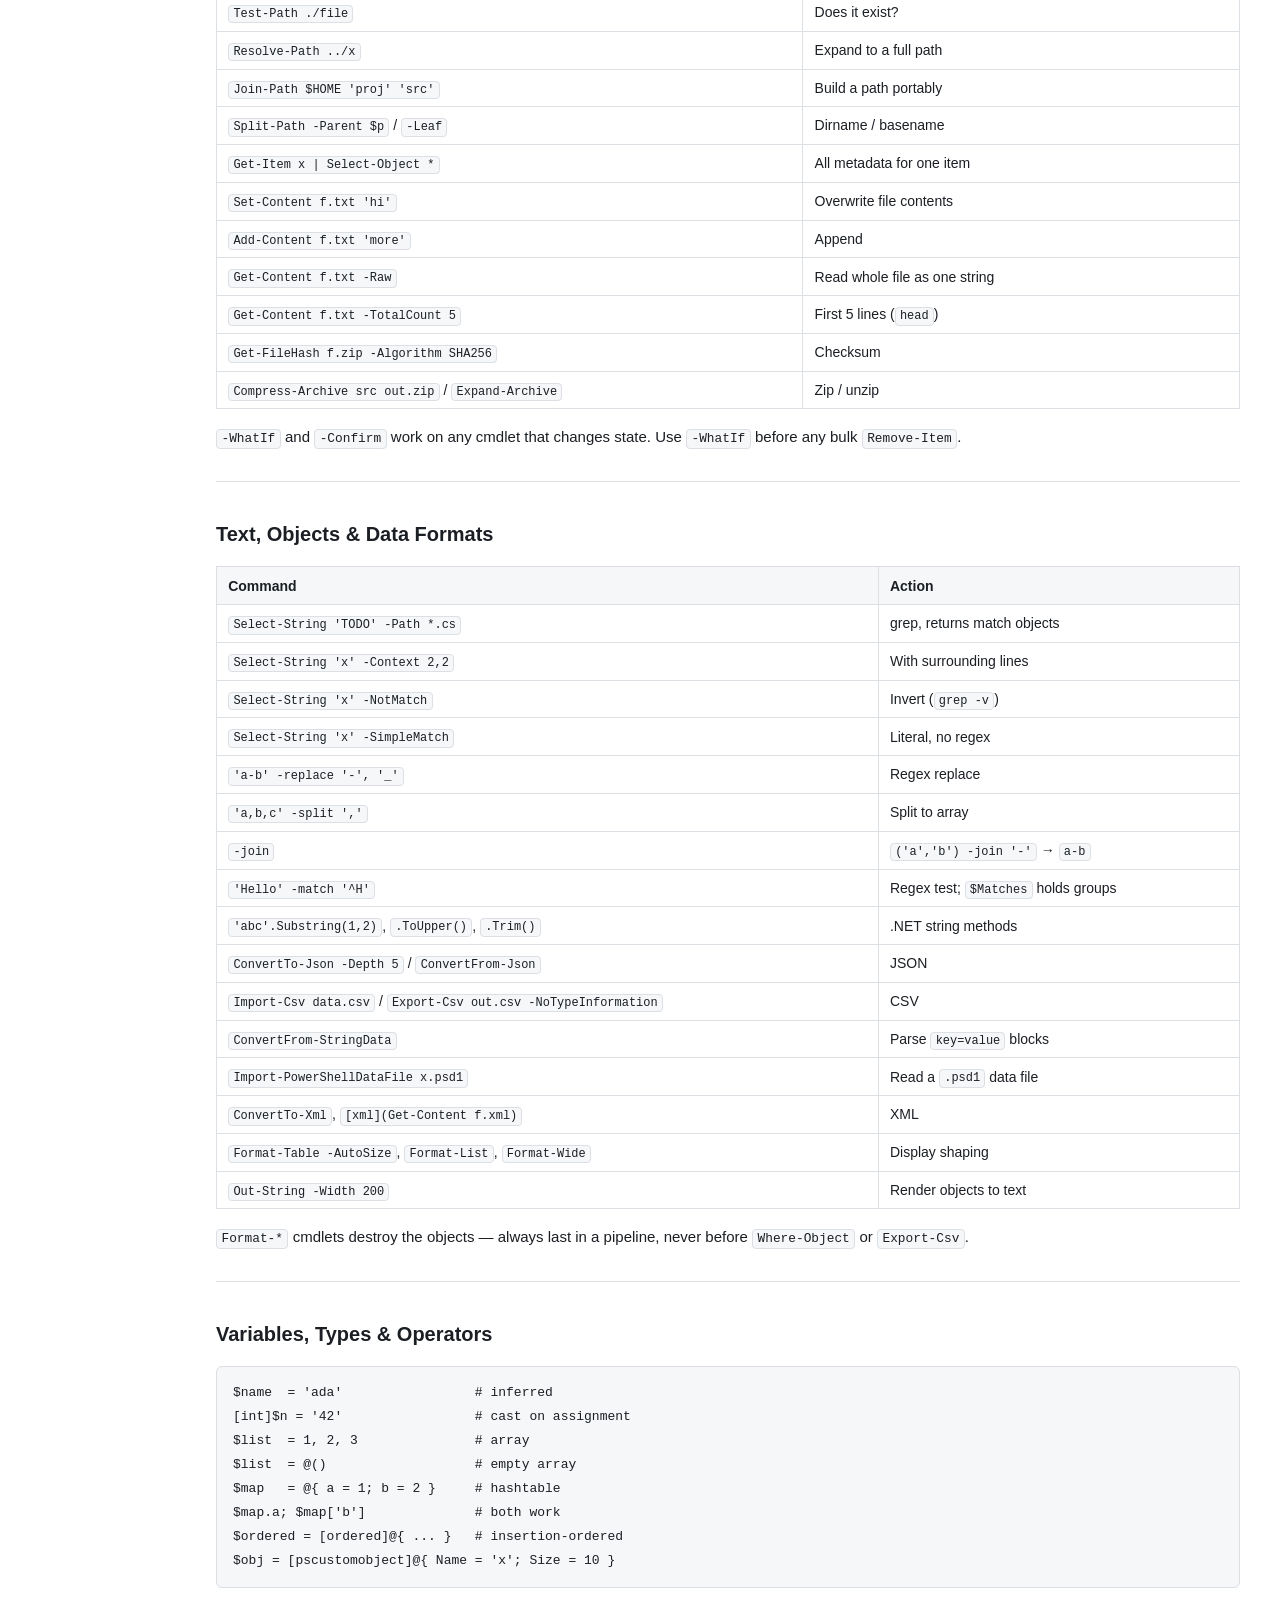
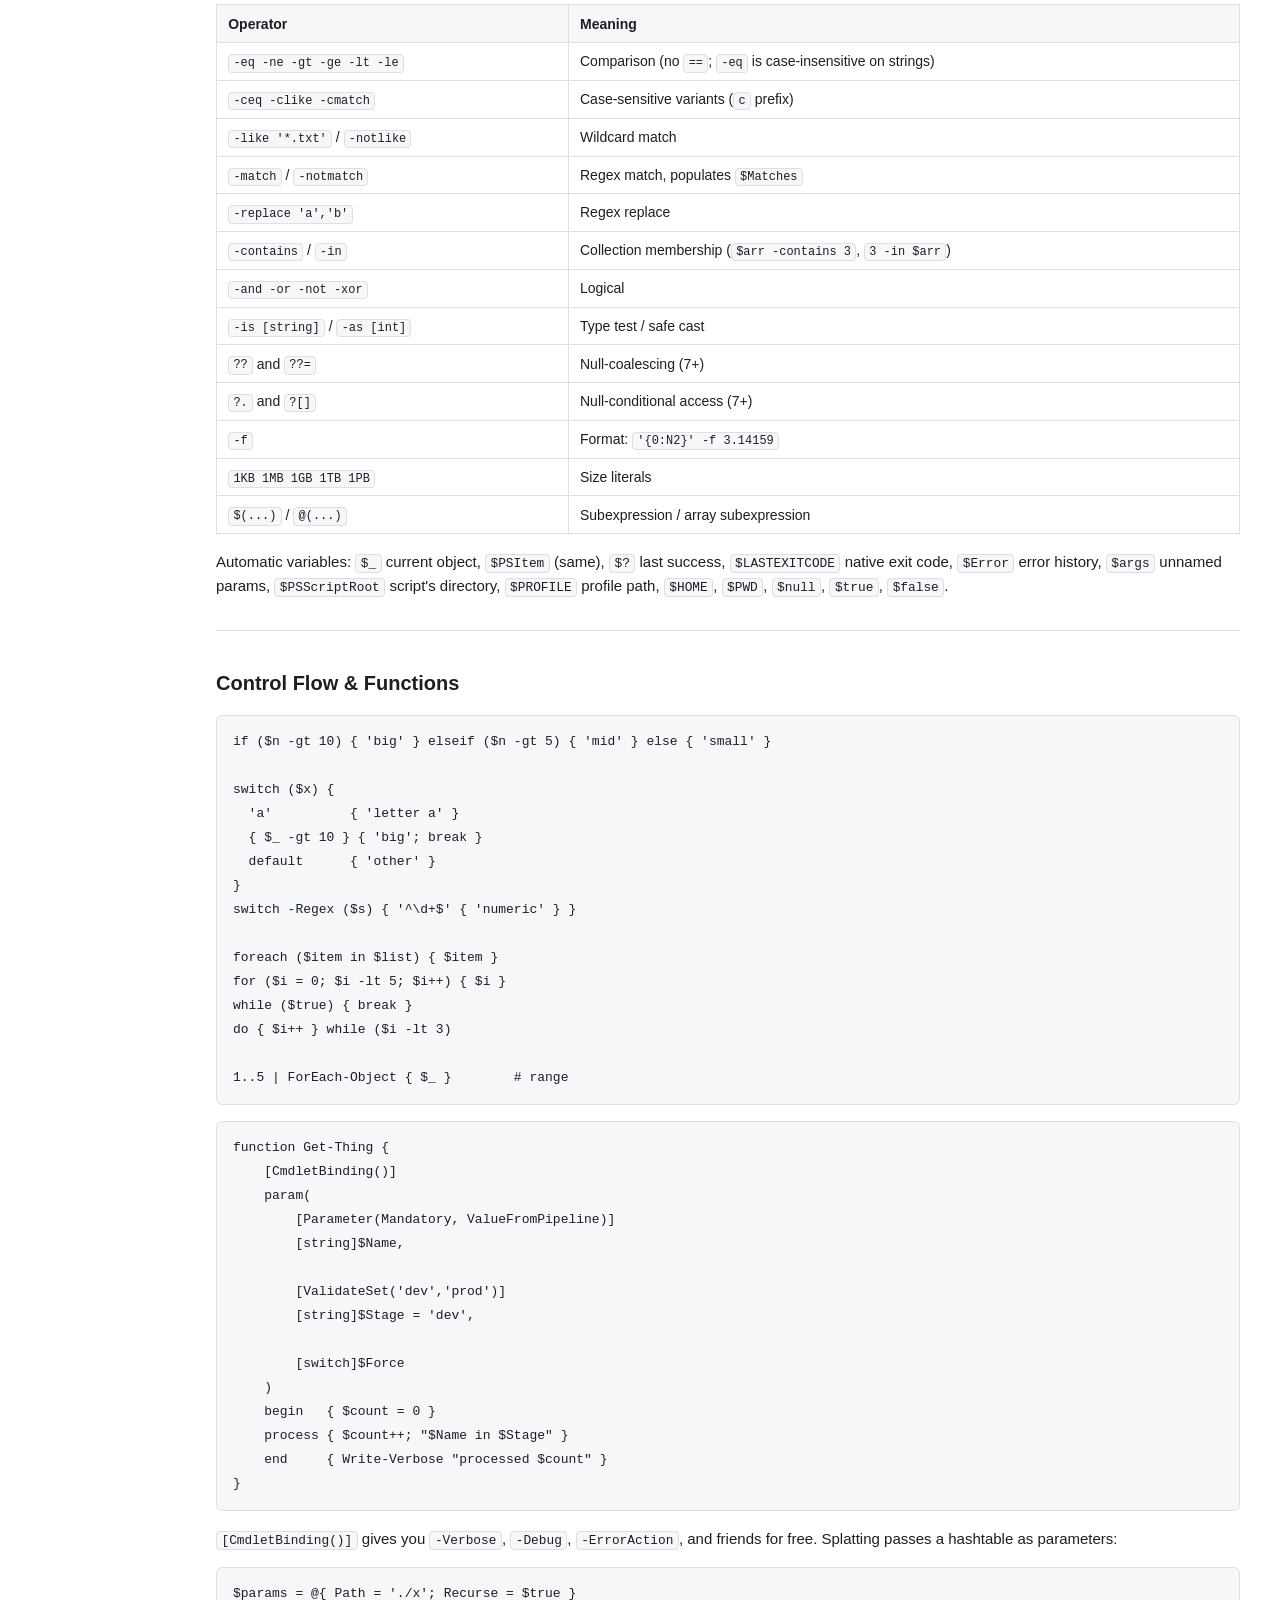
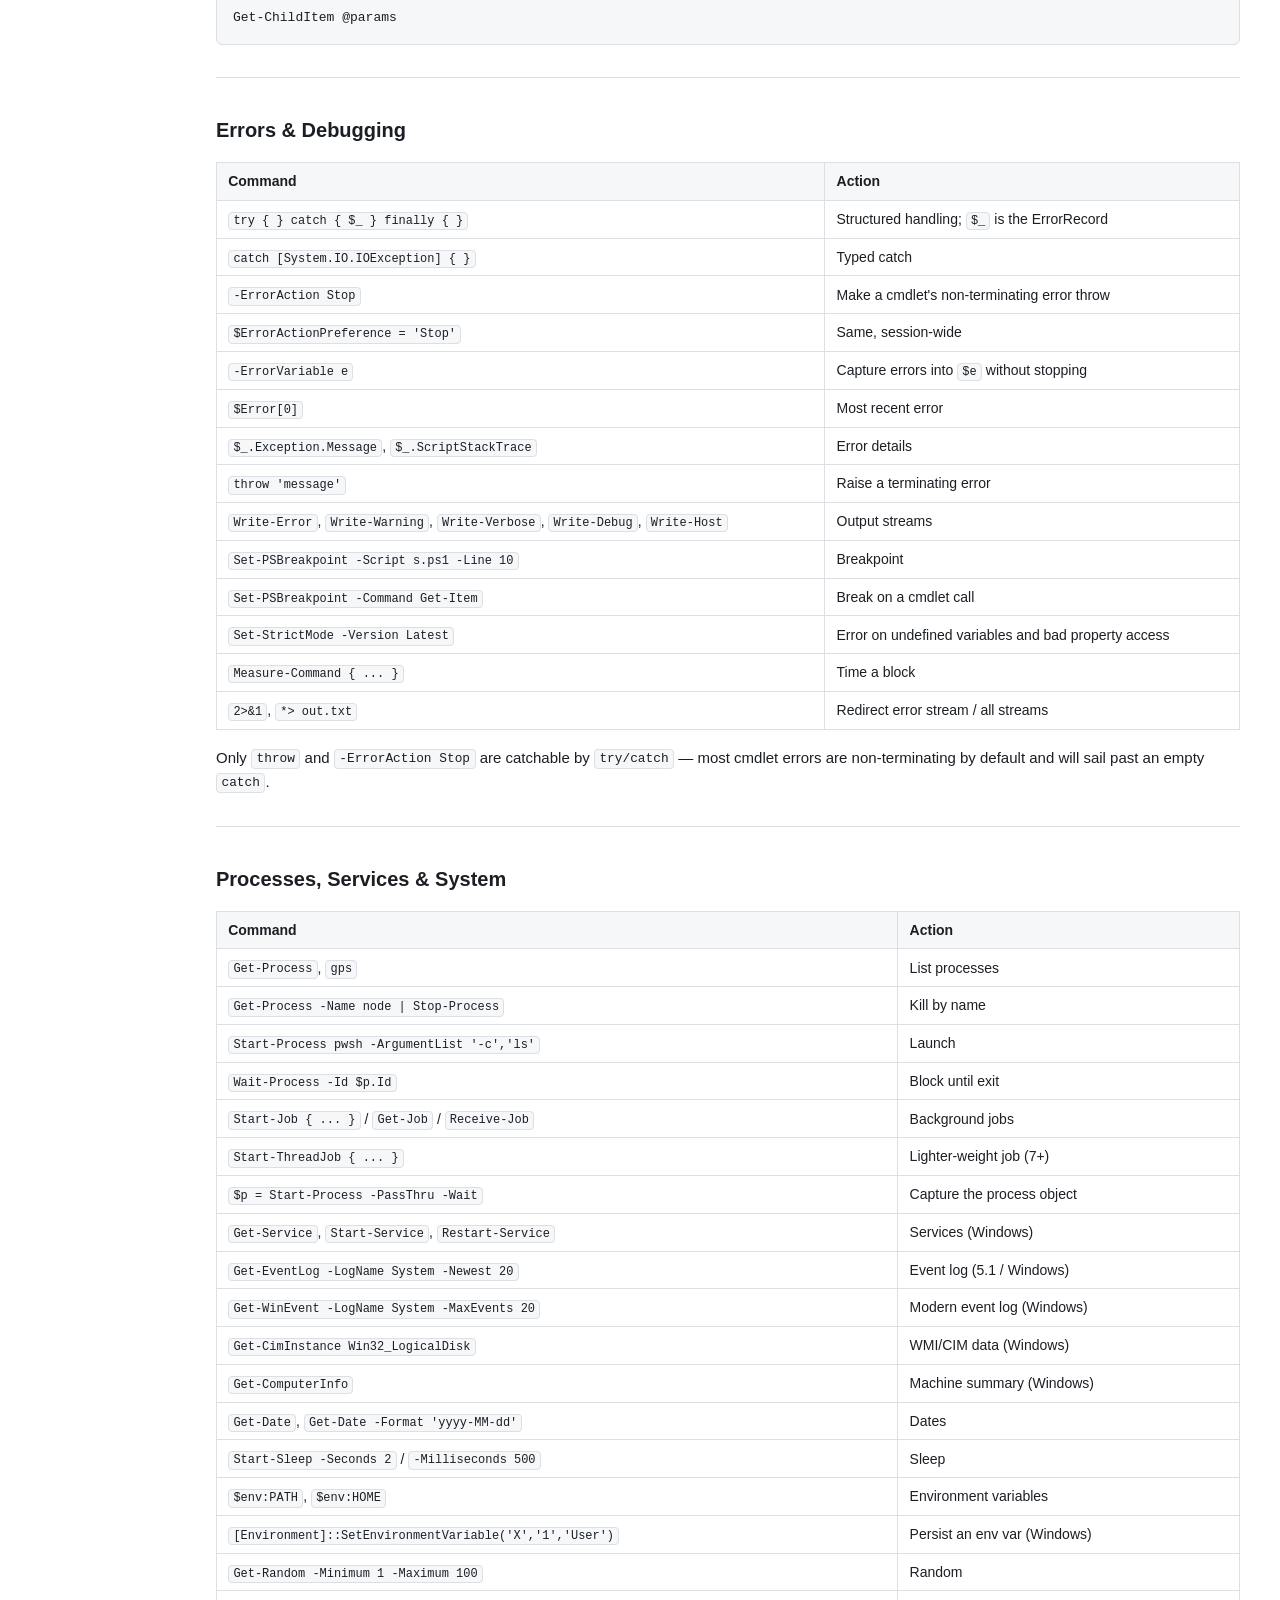
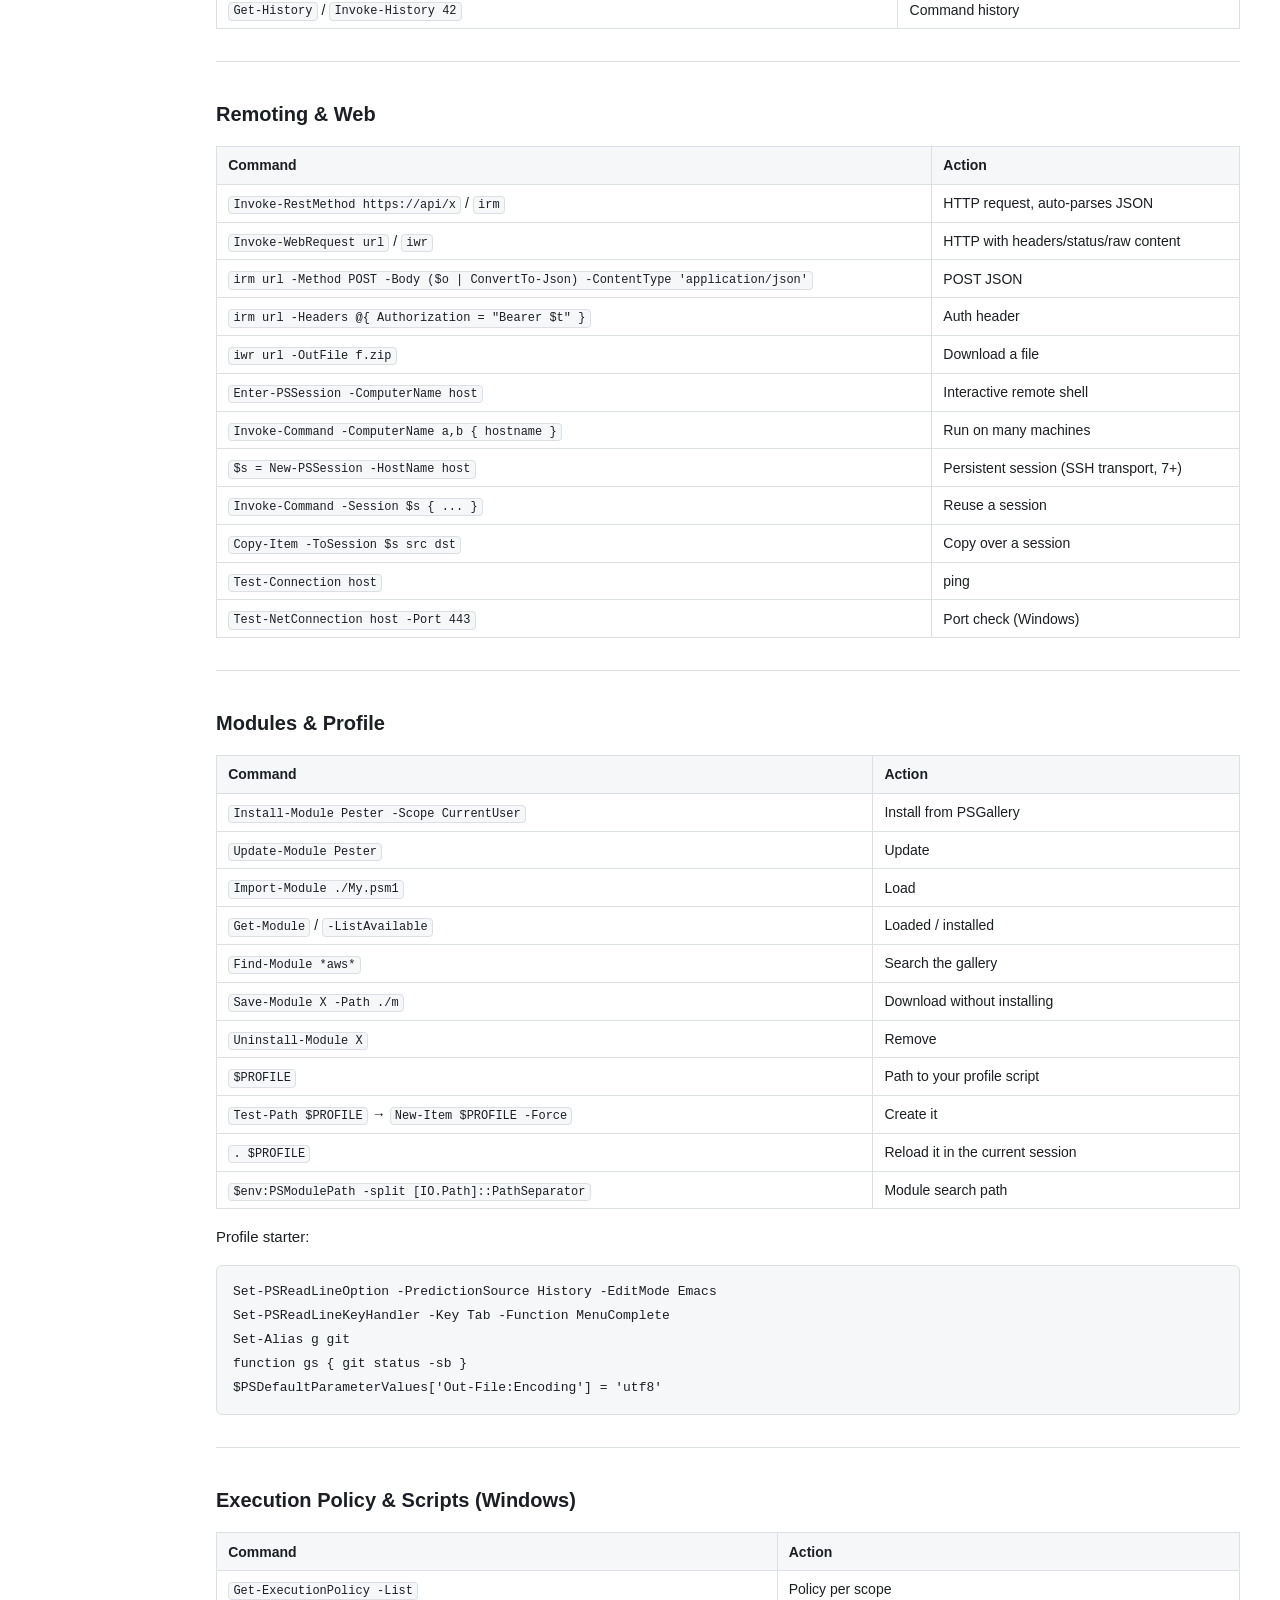
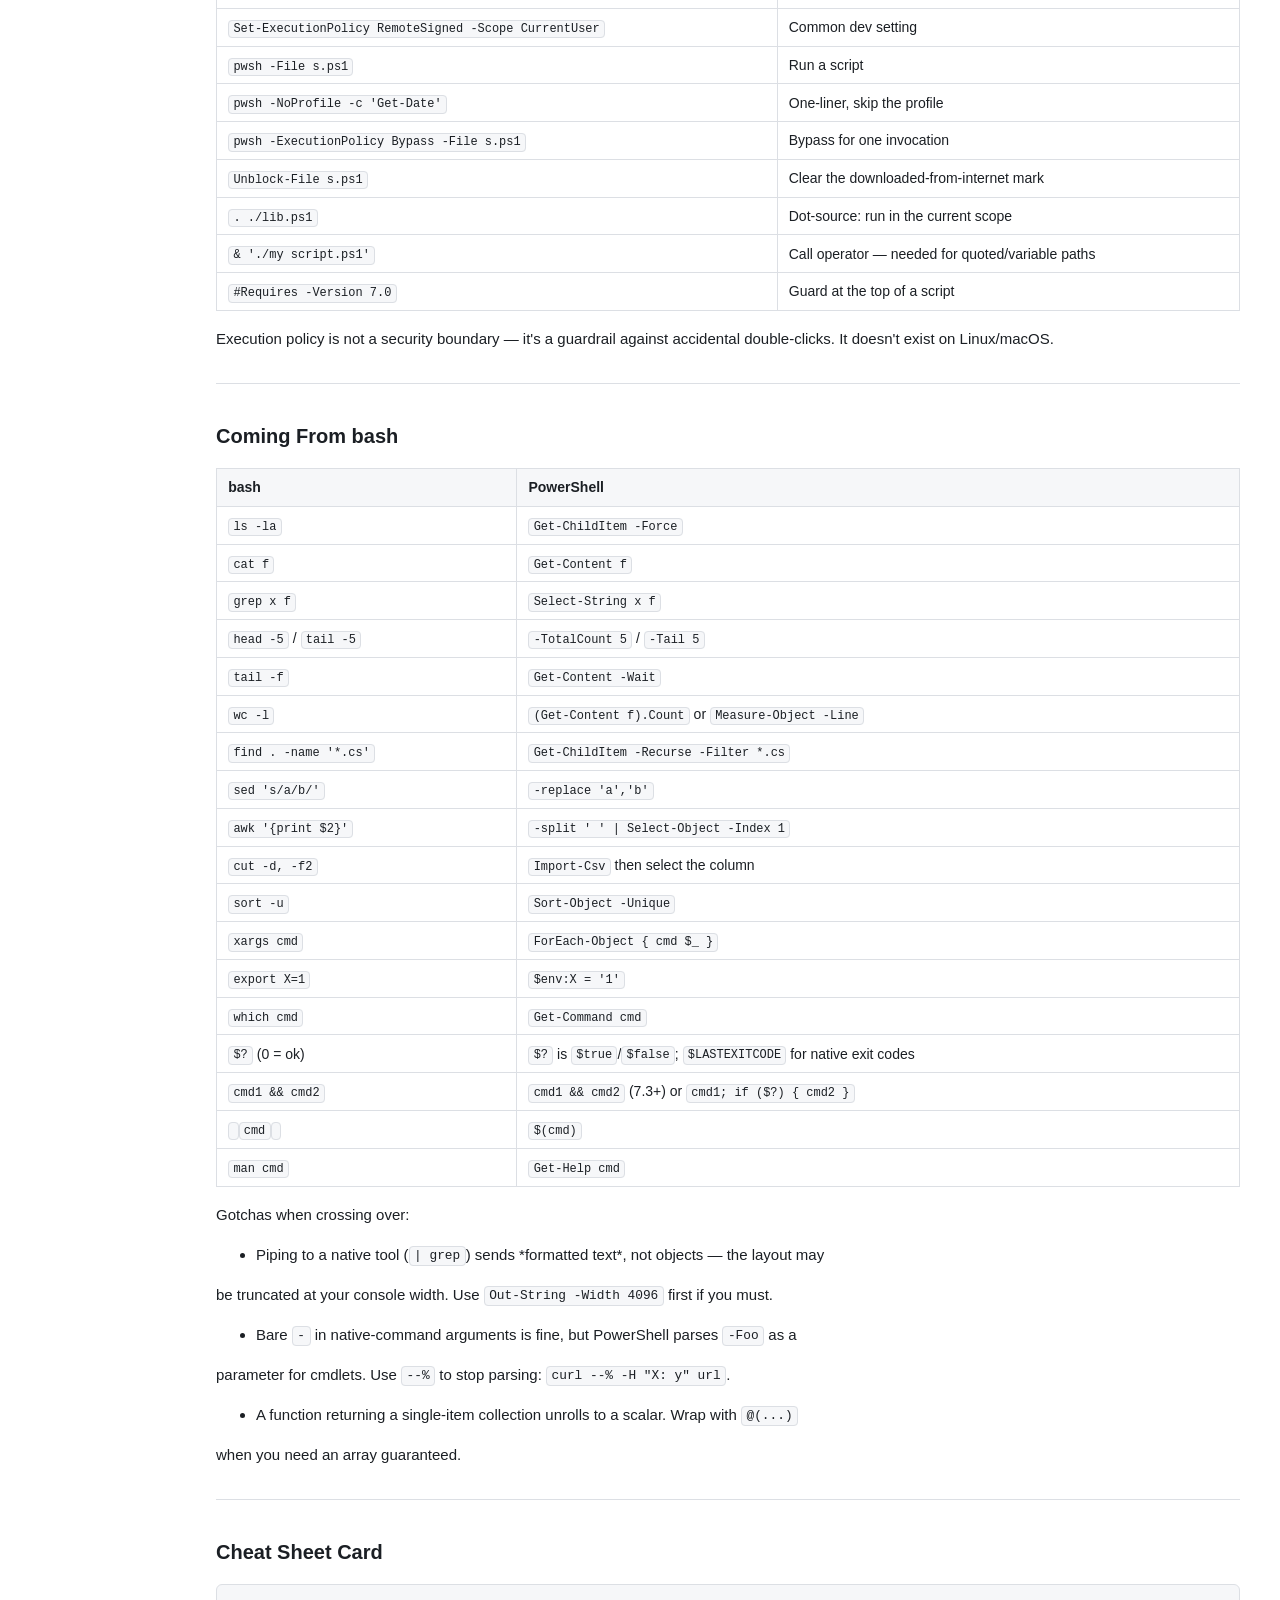
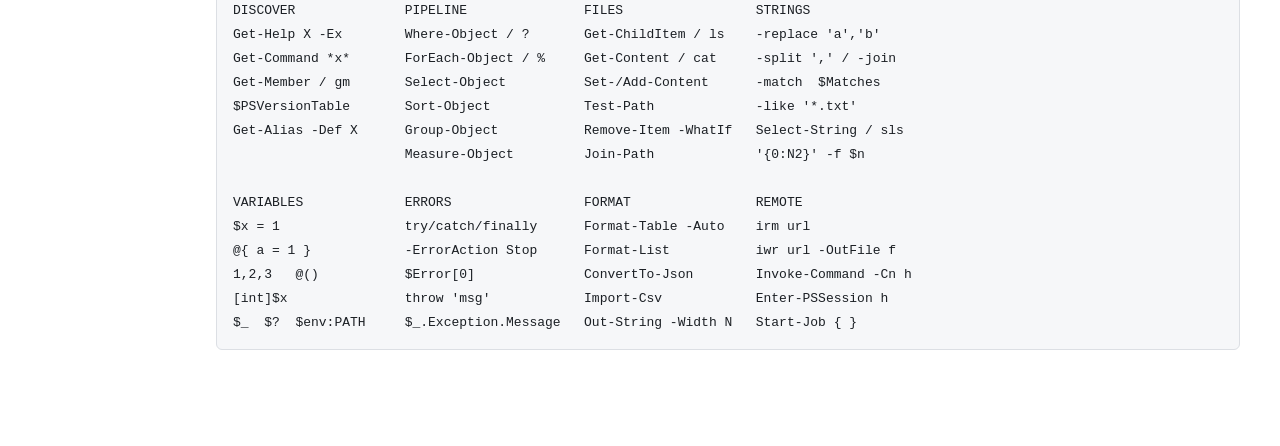
<file: powershell.html>
<!DOCTYPE html>
<html lang="en">
<head>
<meta charset="utf-8">
<meta name="viewport" content="width=device-width,initial-scale=1">
<title>powershell · Quick Reference</title>
<link rel="stylesheet" href="qr.css">
</head>
<body data-sheet="powershell">
<nav id="nav"></nav>
<main id="main"></main>
<script src="qr.js"></script>
</body>
</html>
</file>
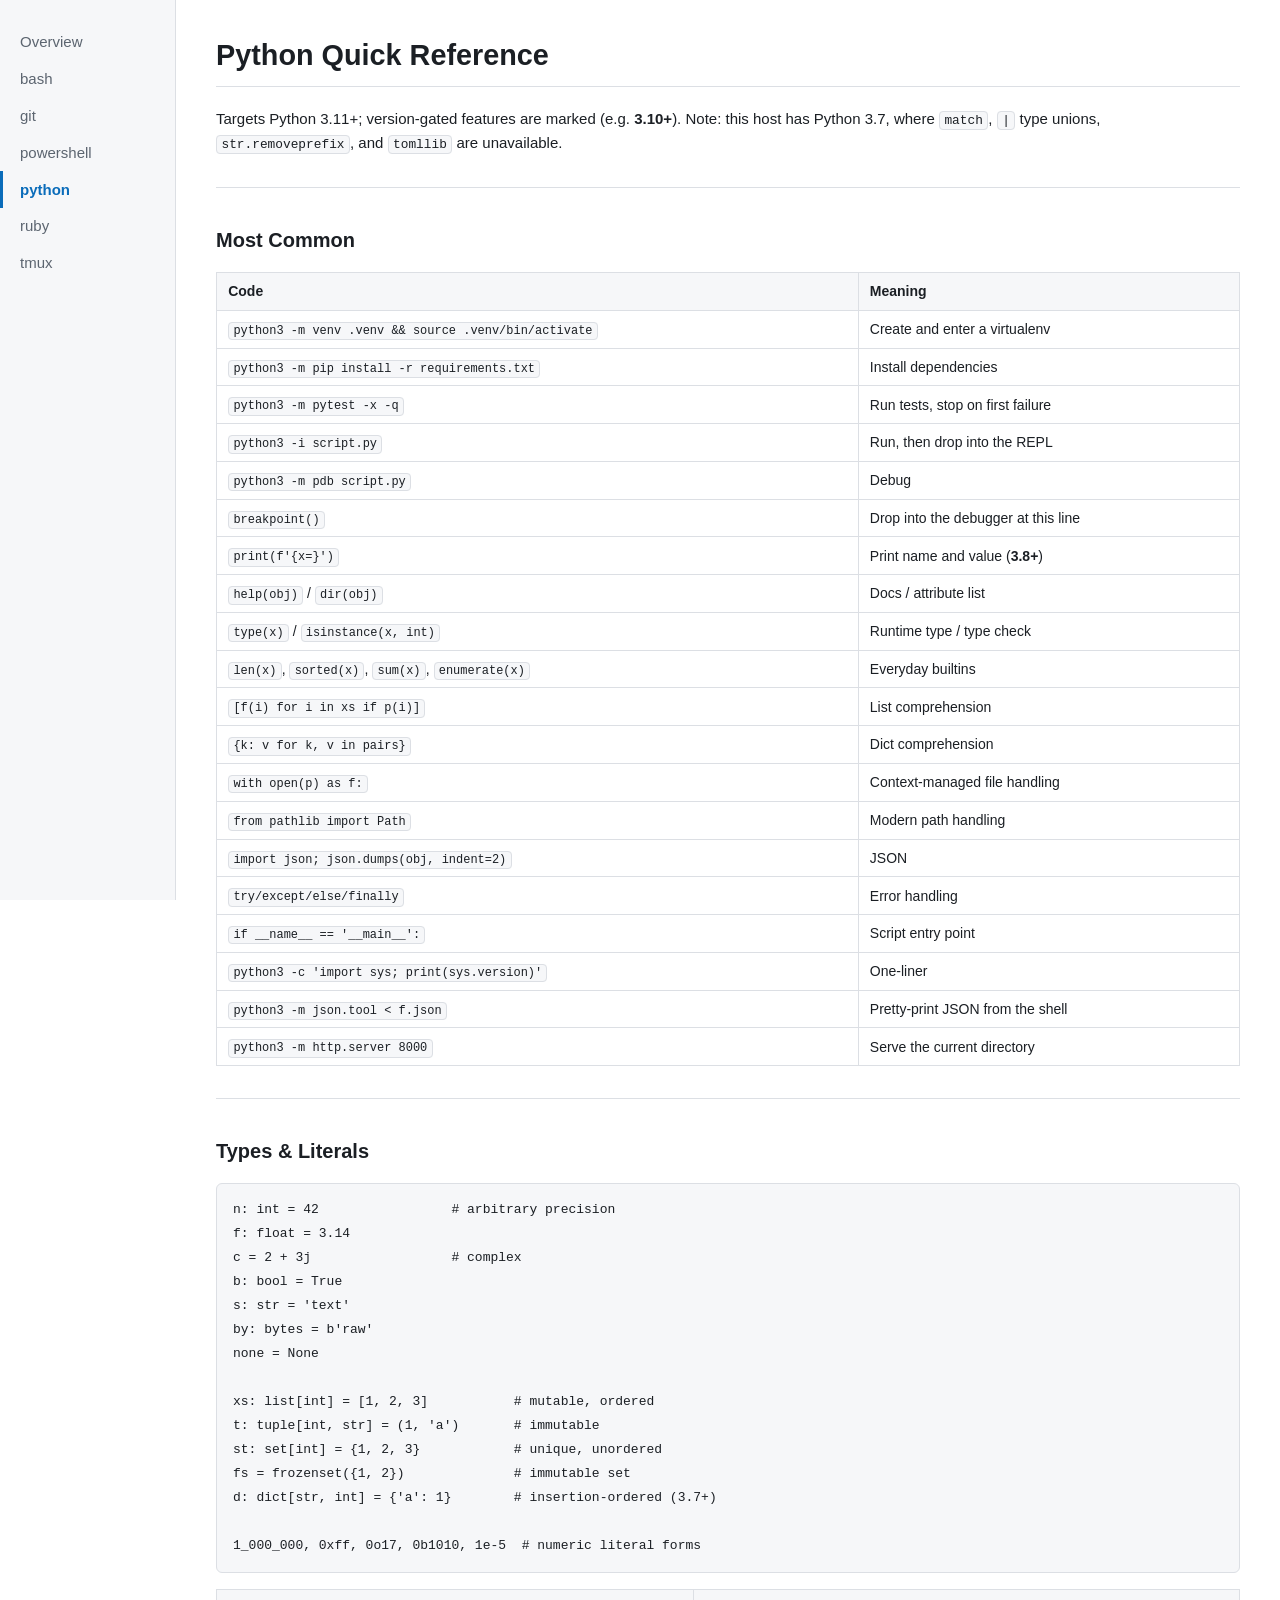
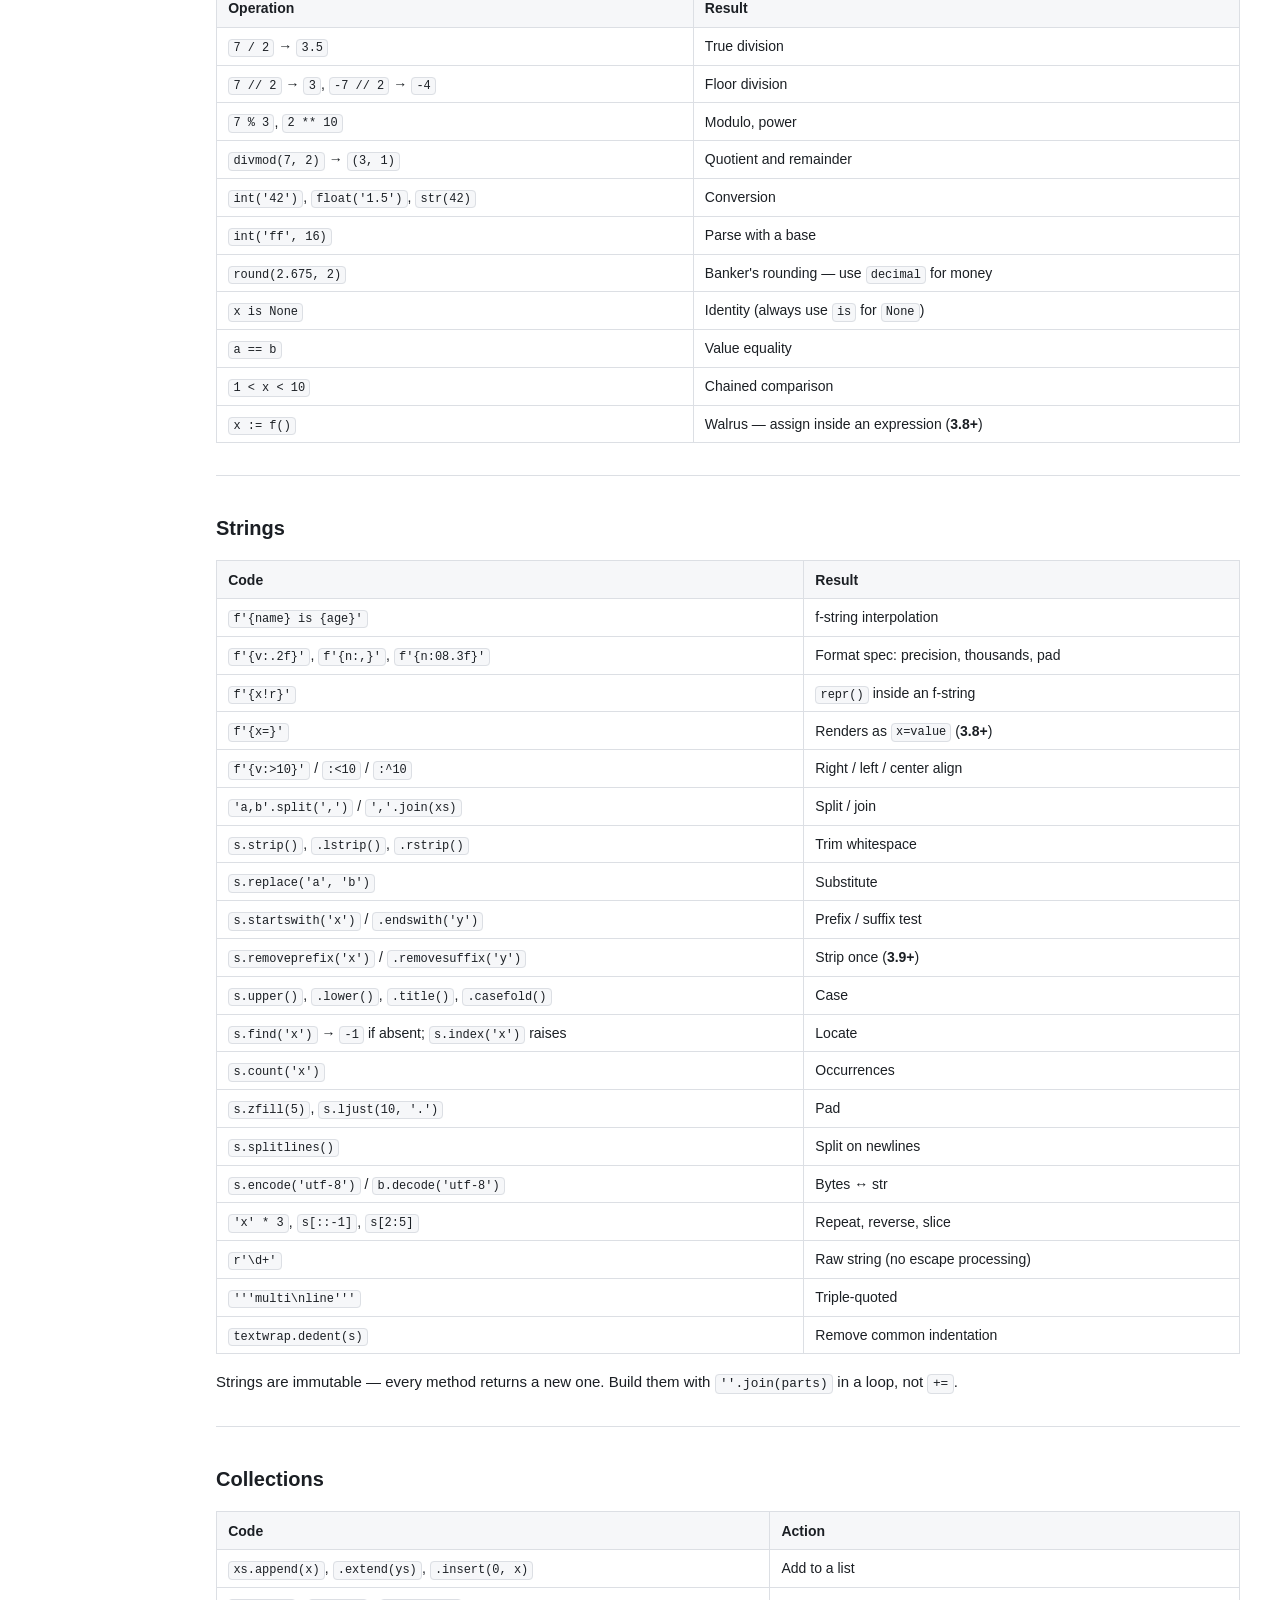
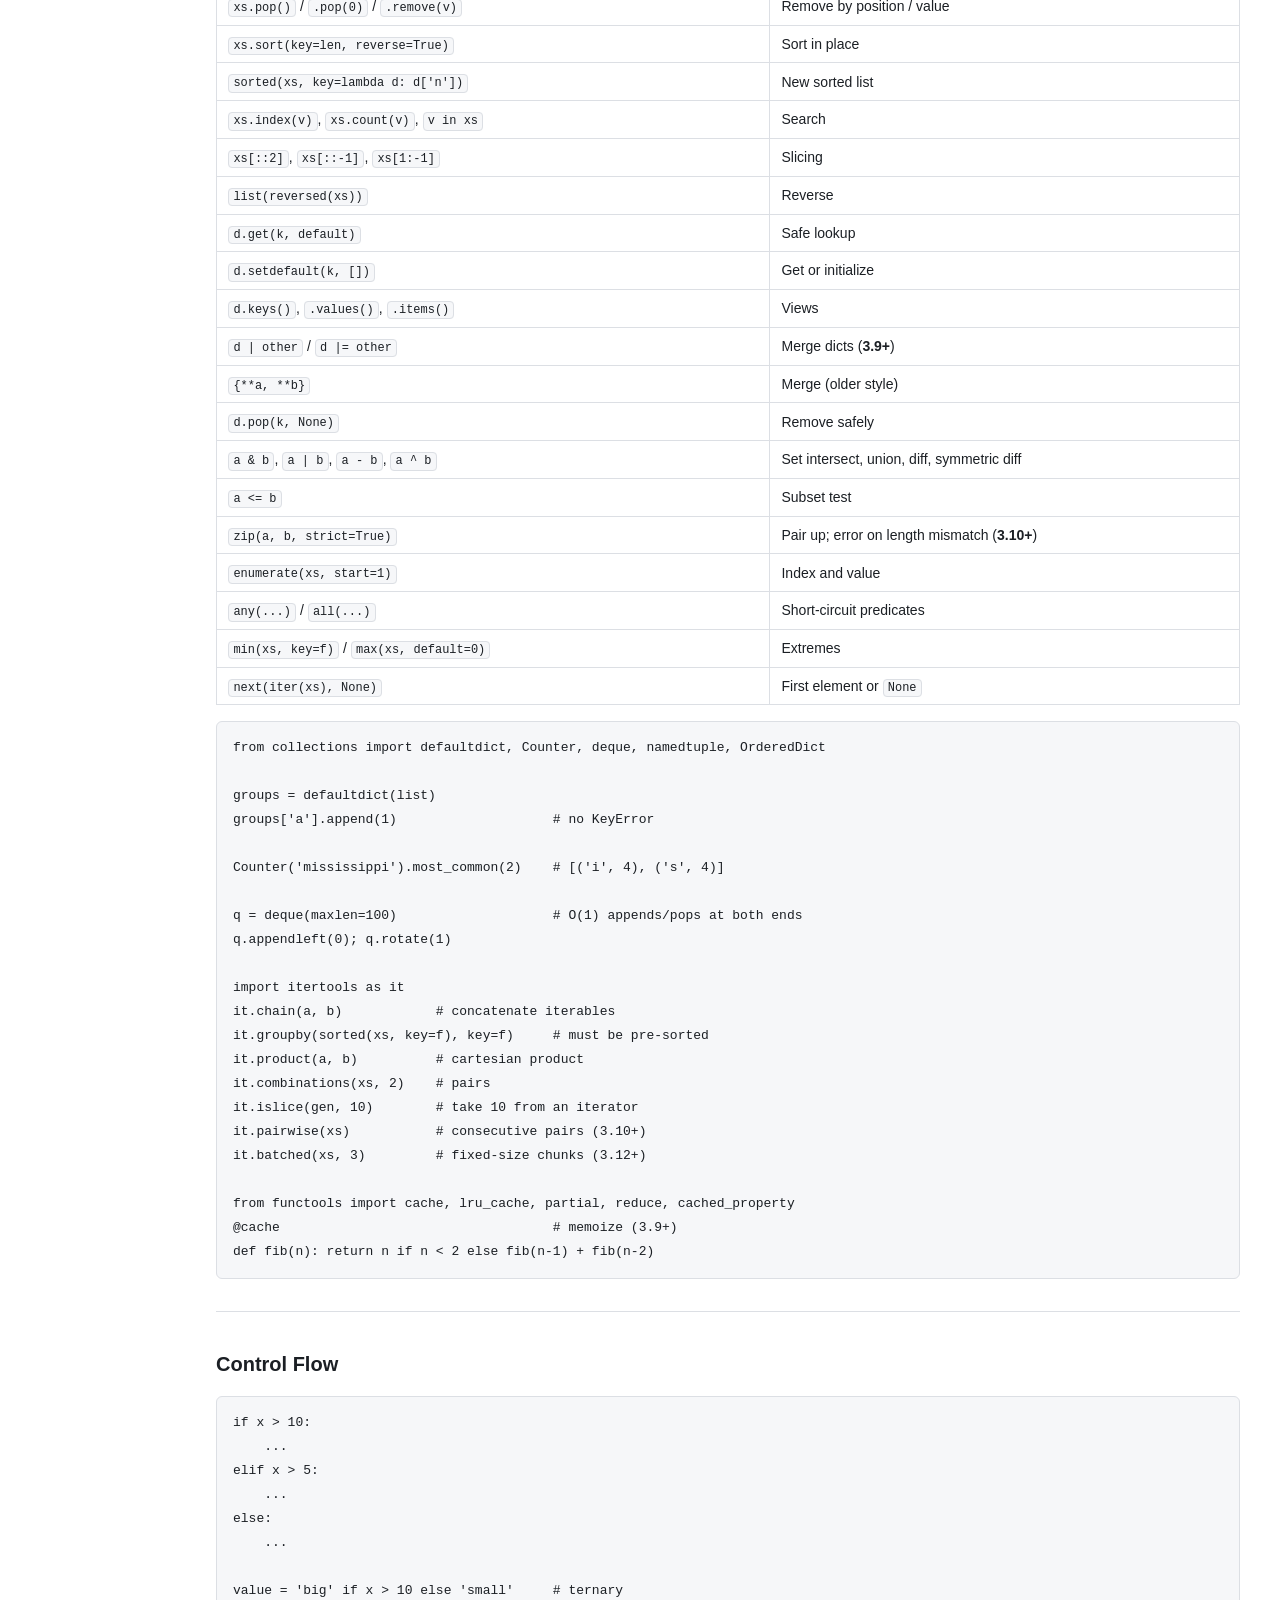
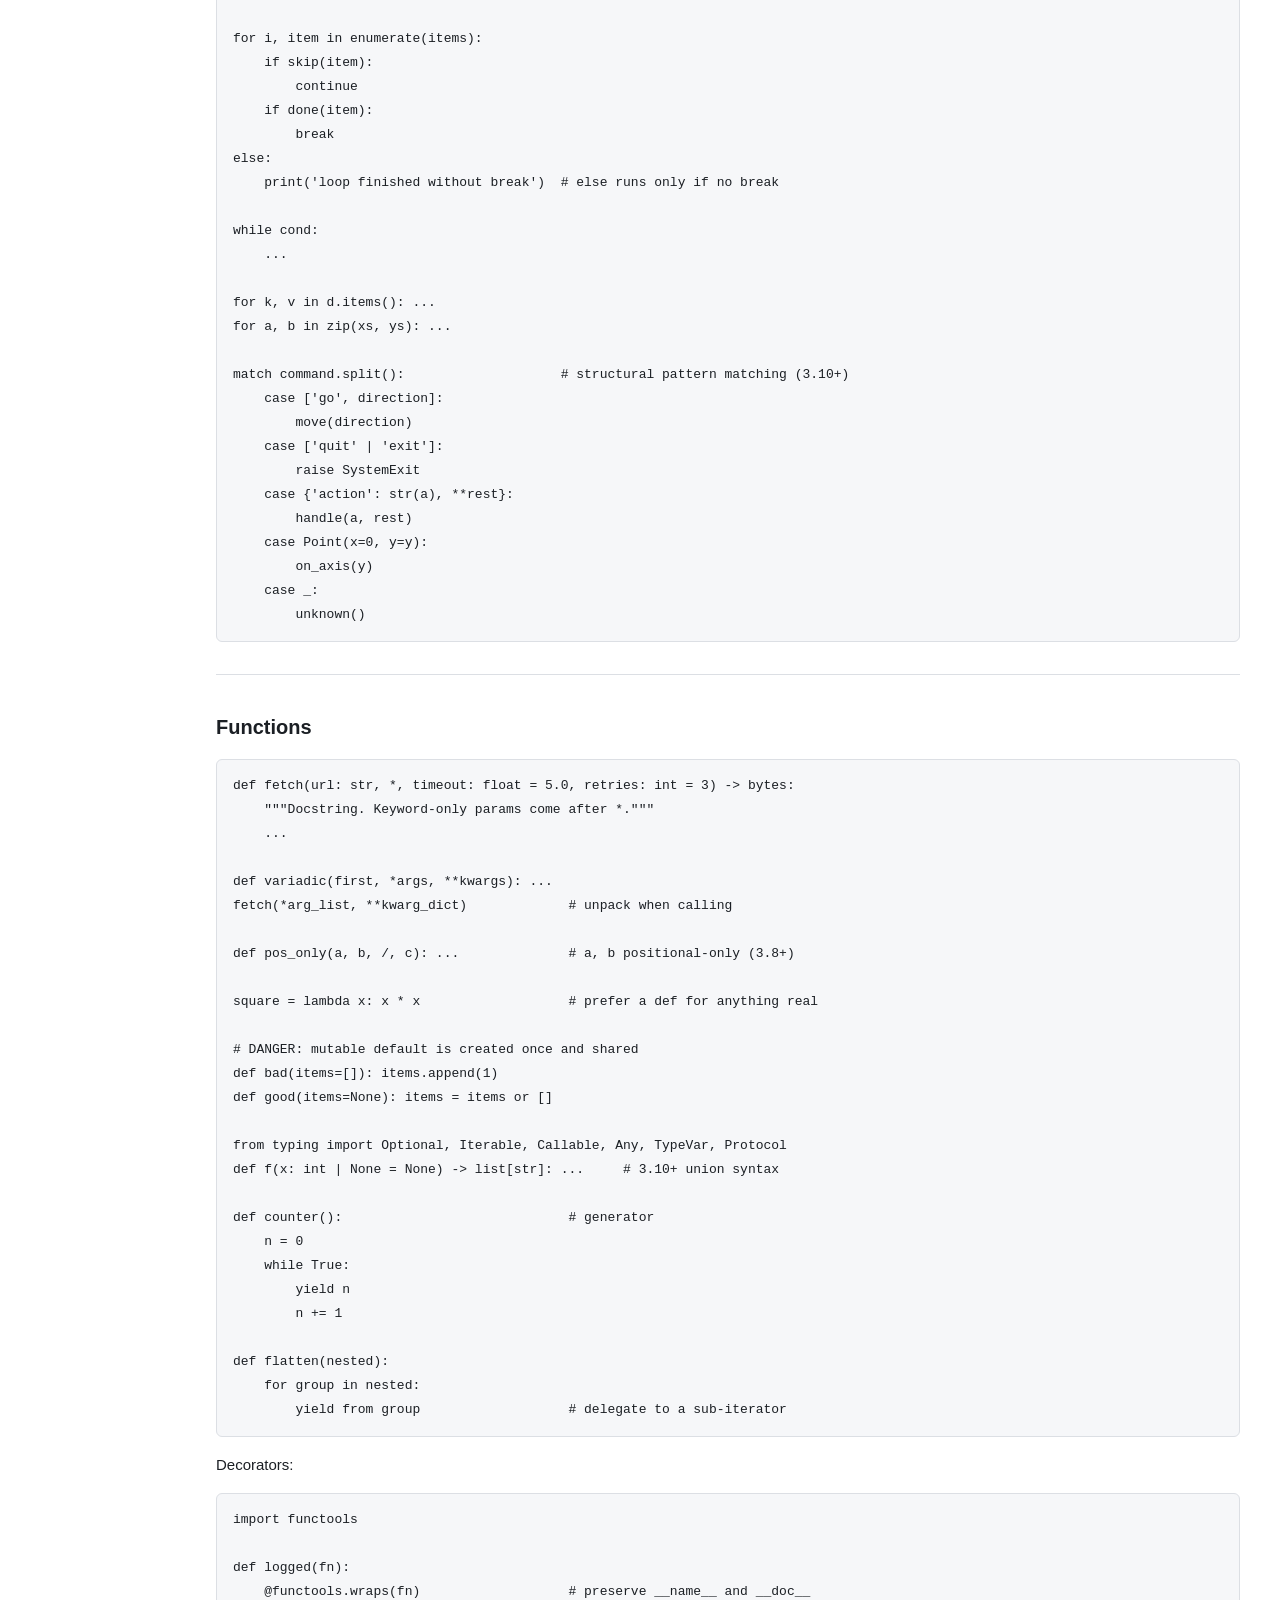
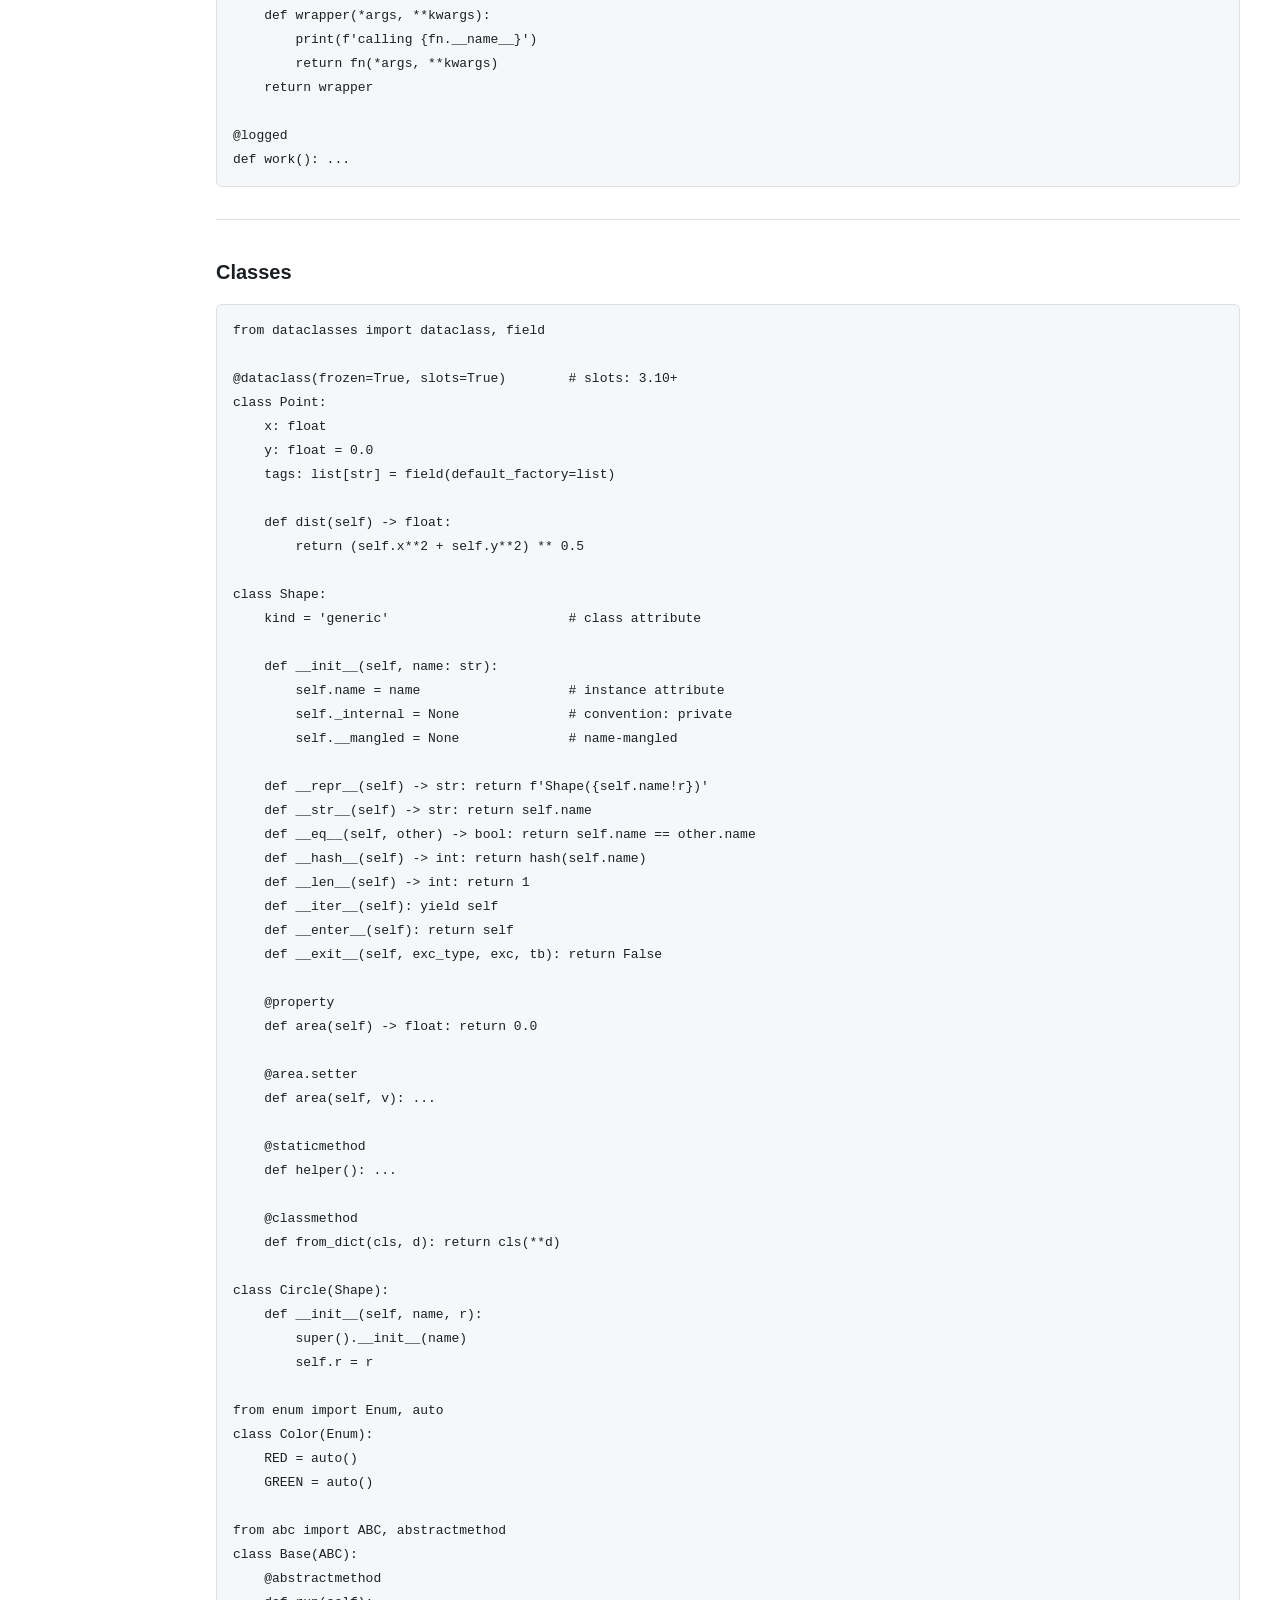
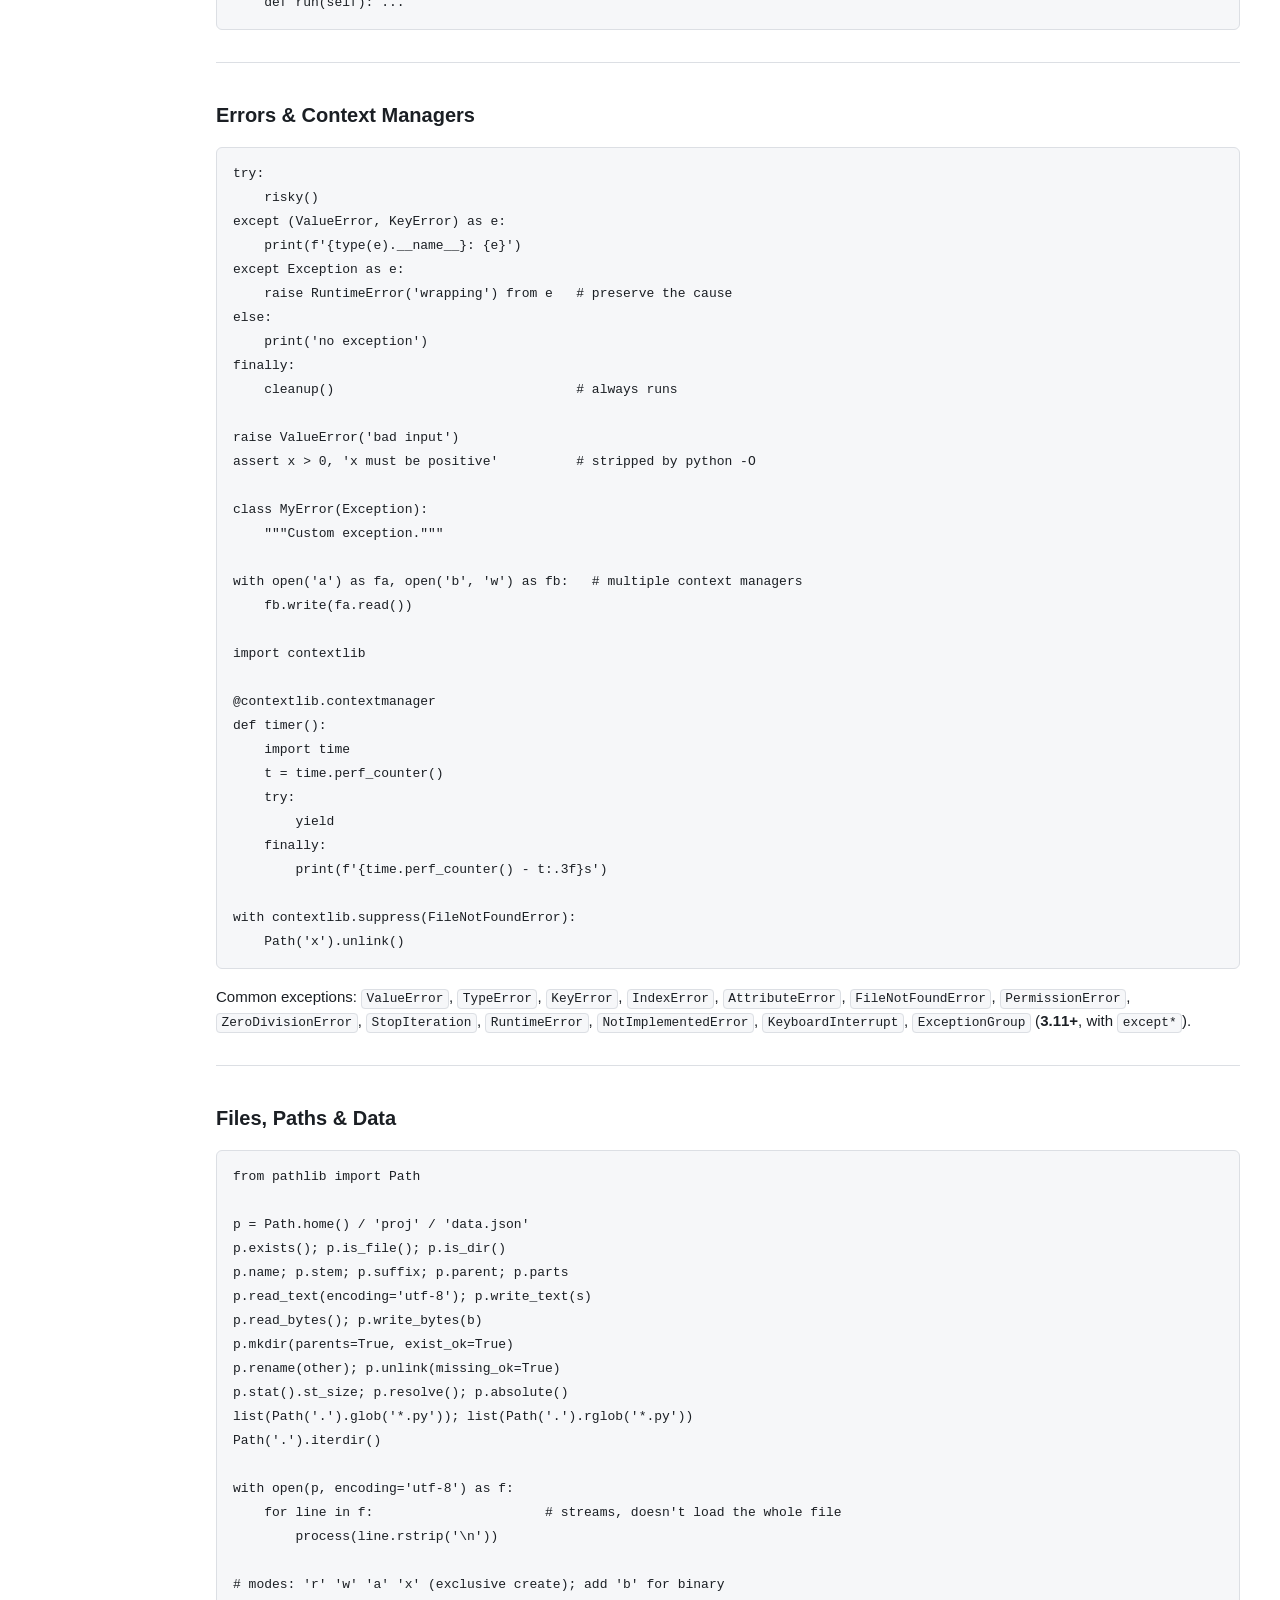
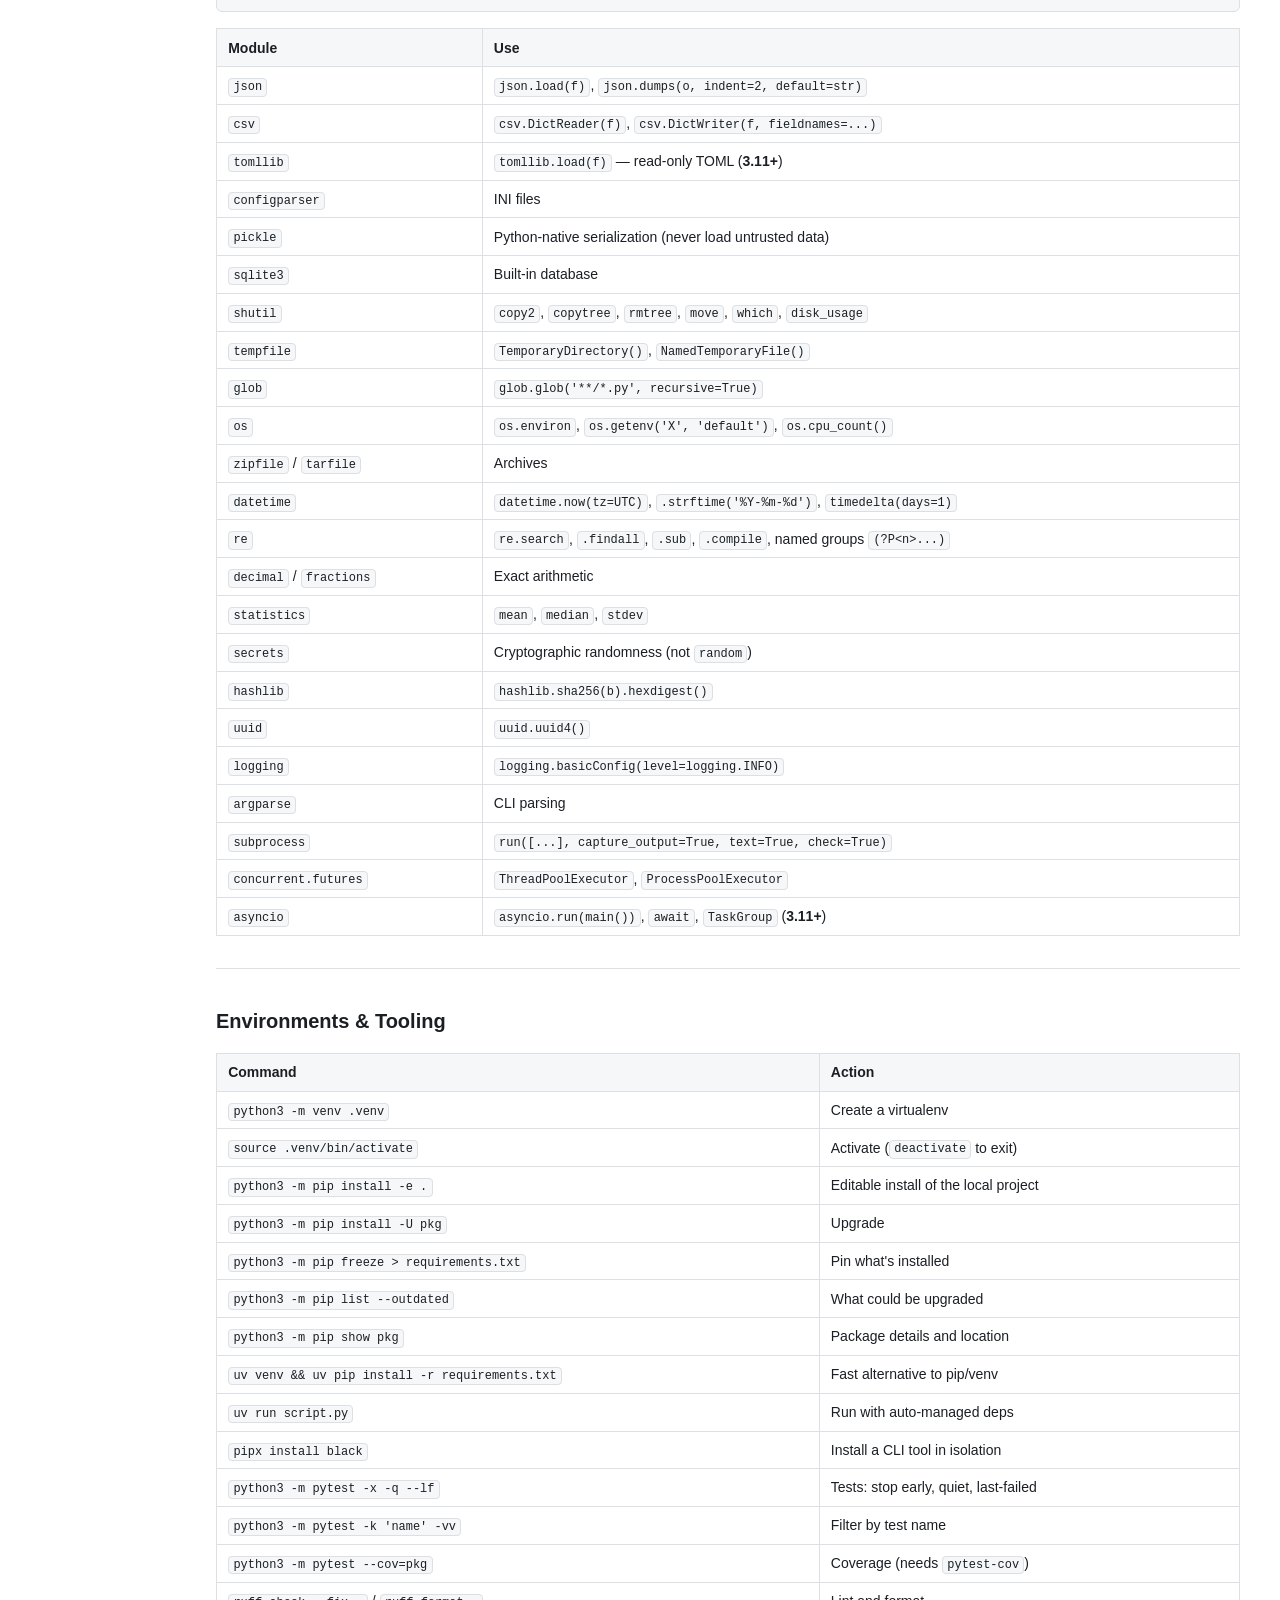
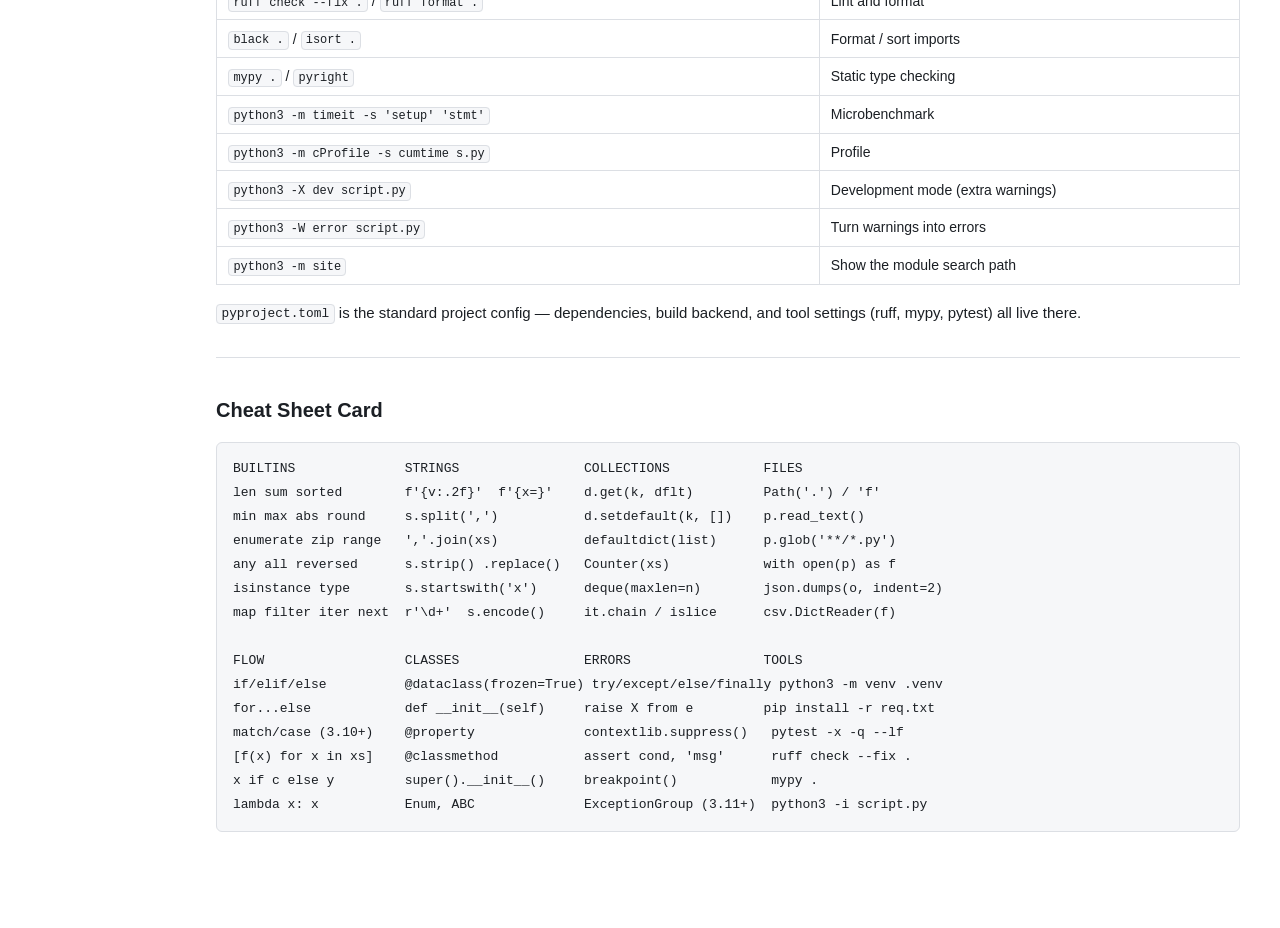
<file: python.html>
<!DOCTYPE html>
<html lang="en">
<head>
<meta charset="utf-8">
<meta name="viewport" content="width=device-width,initial-scale=1">
<title>python · Quick Reference</title>
<link rel="stylesheet" href="qr.css">
</head>
<body data-sheet="python">
<nav id="nav"></nav>
<main id="main"></main>
<script src="qr.js"></script>
</body>
</html>
</file>
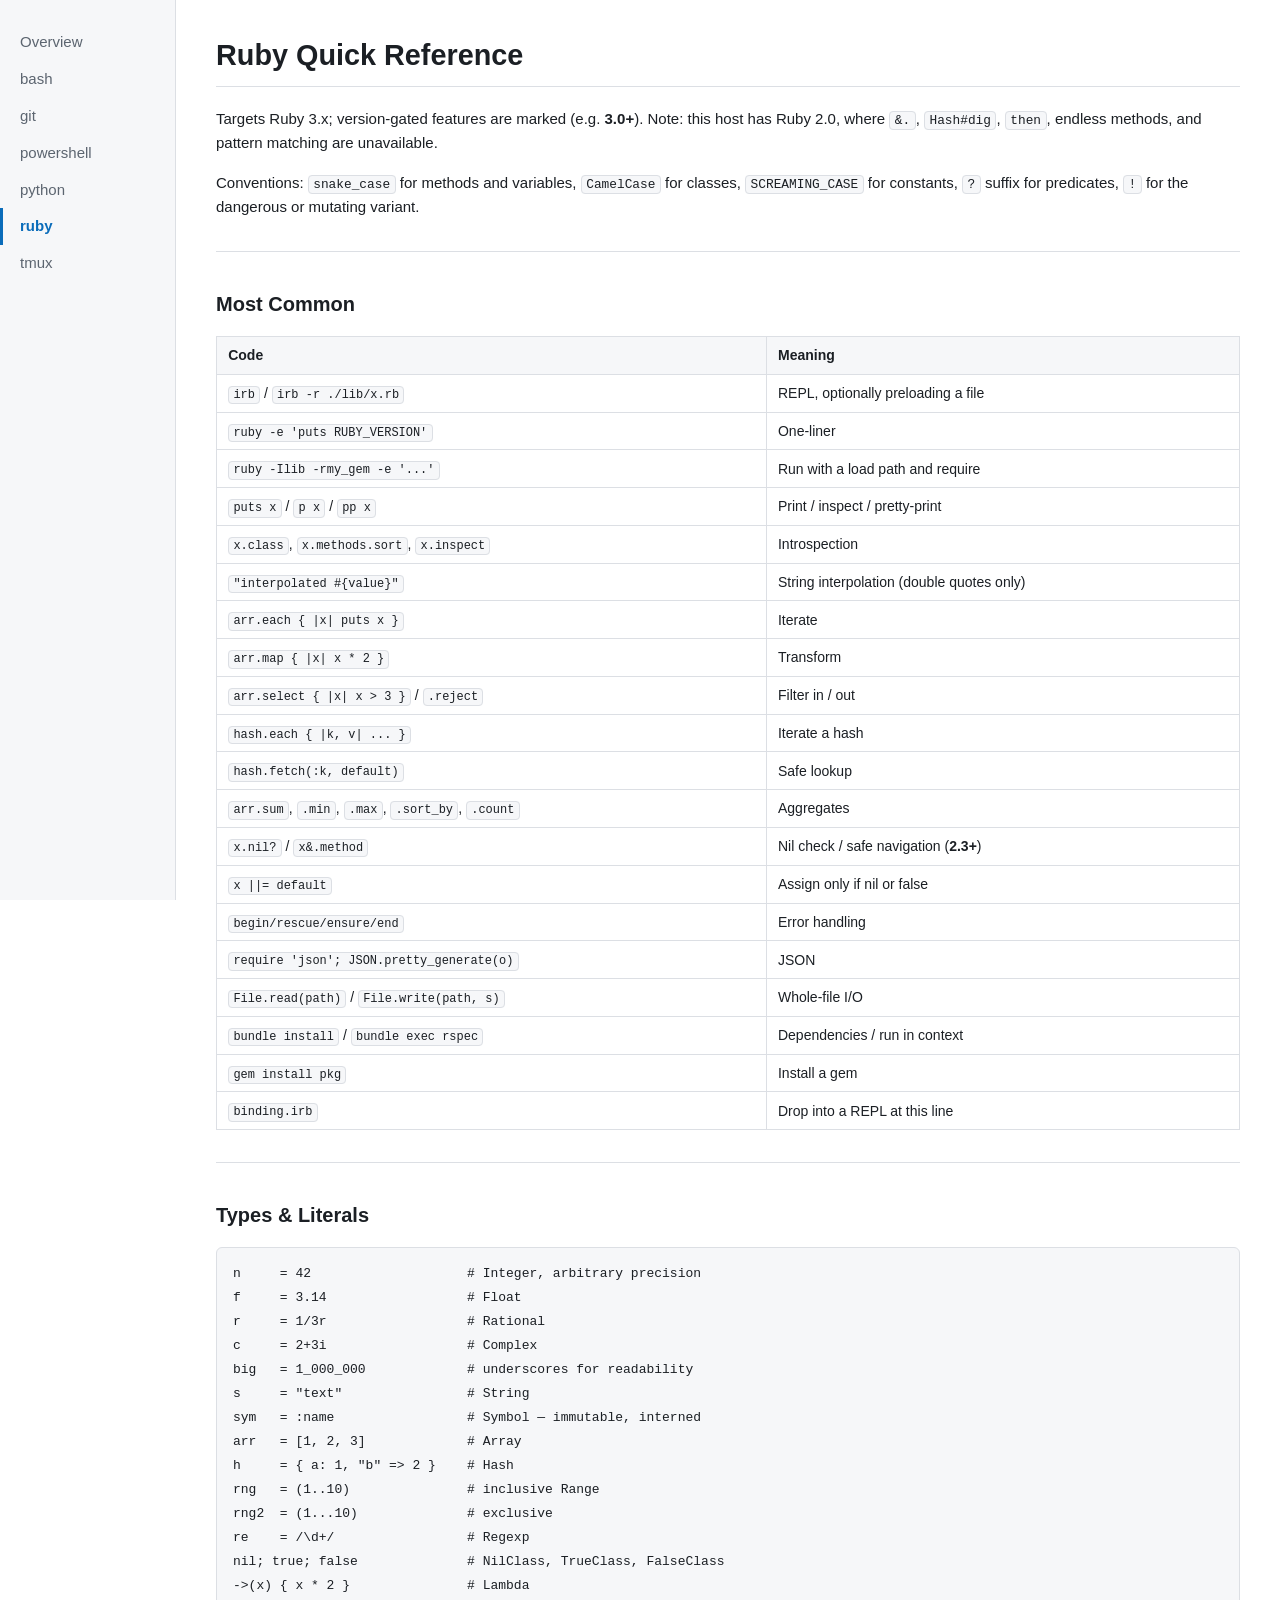
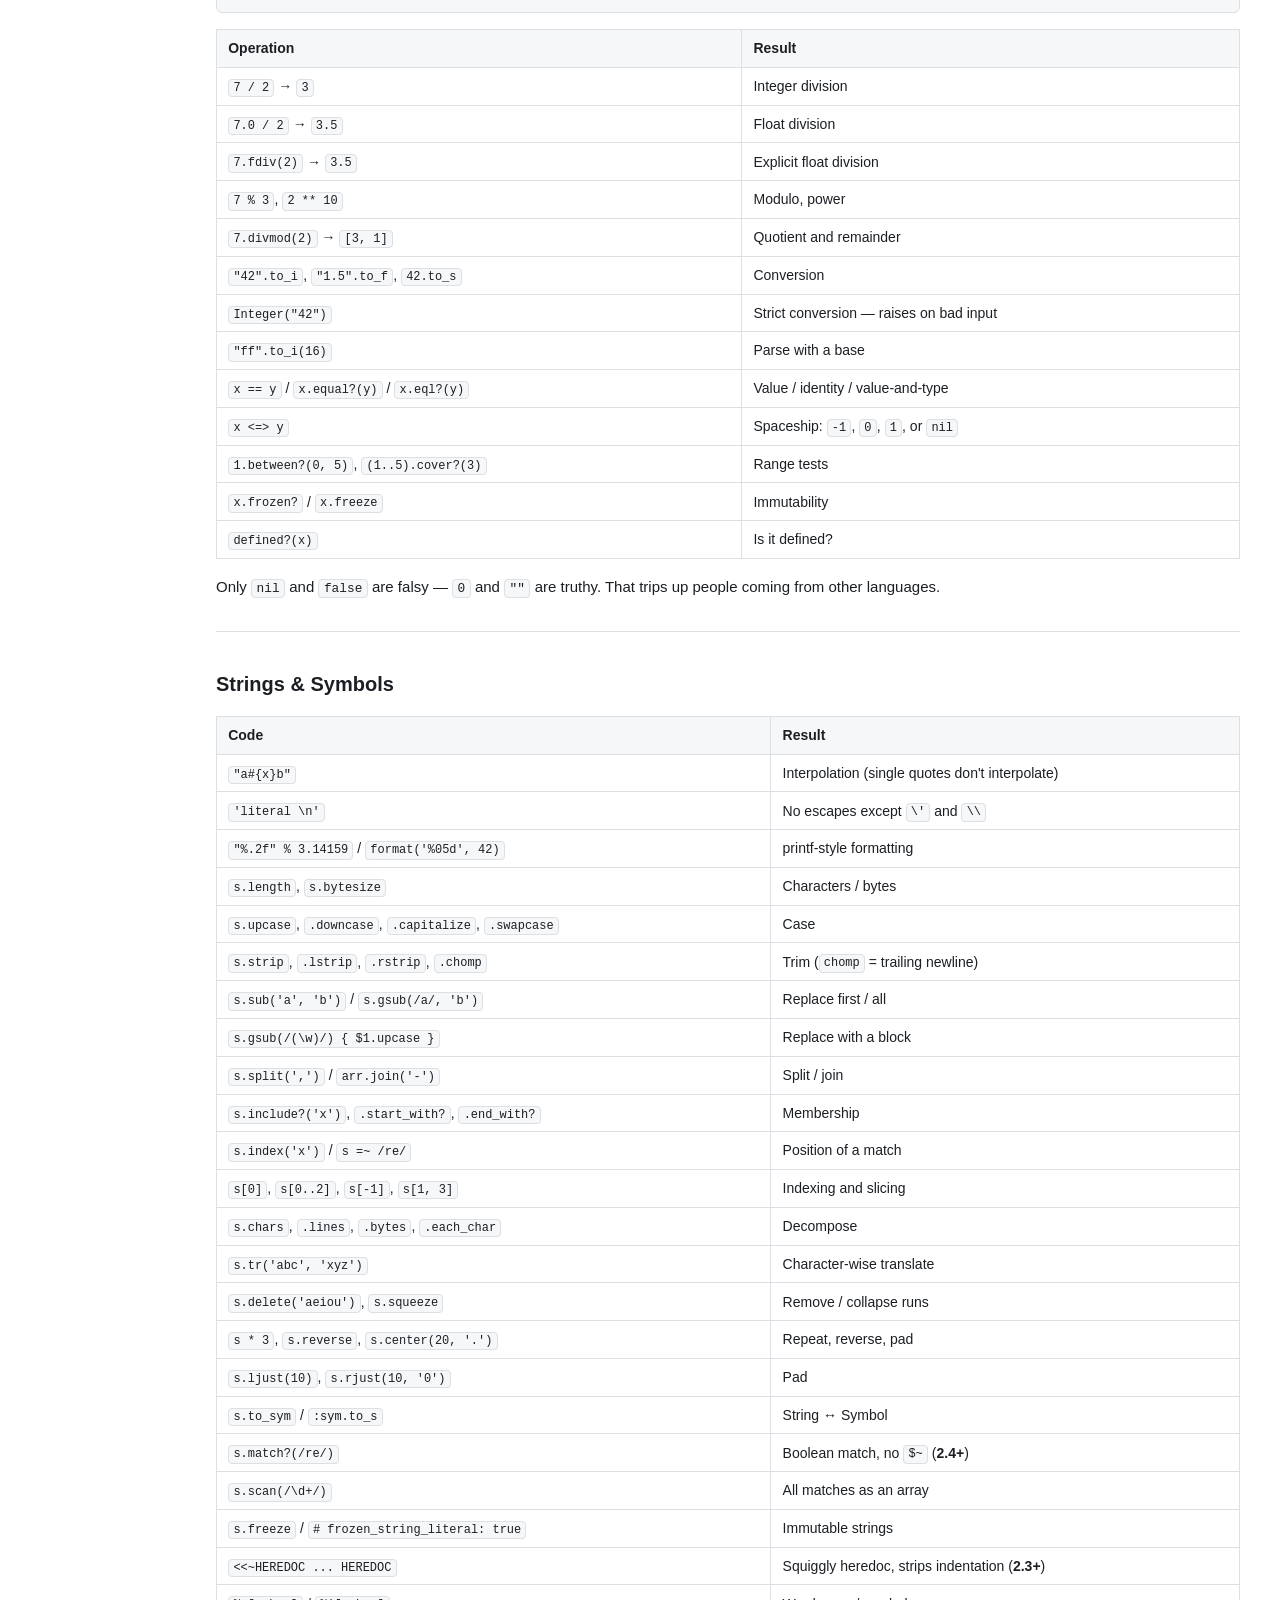
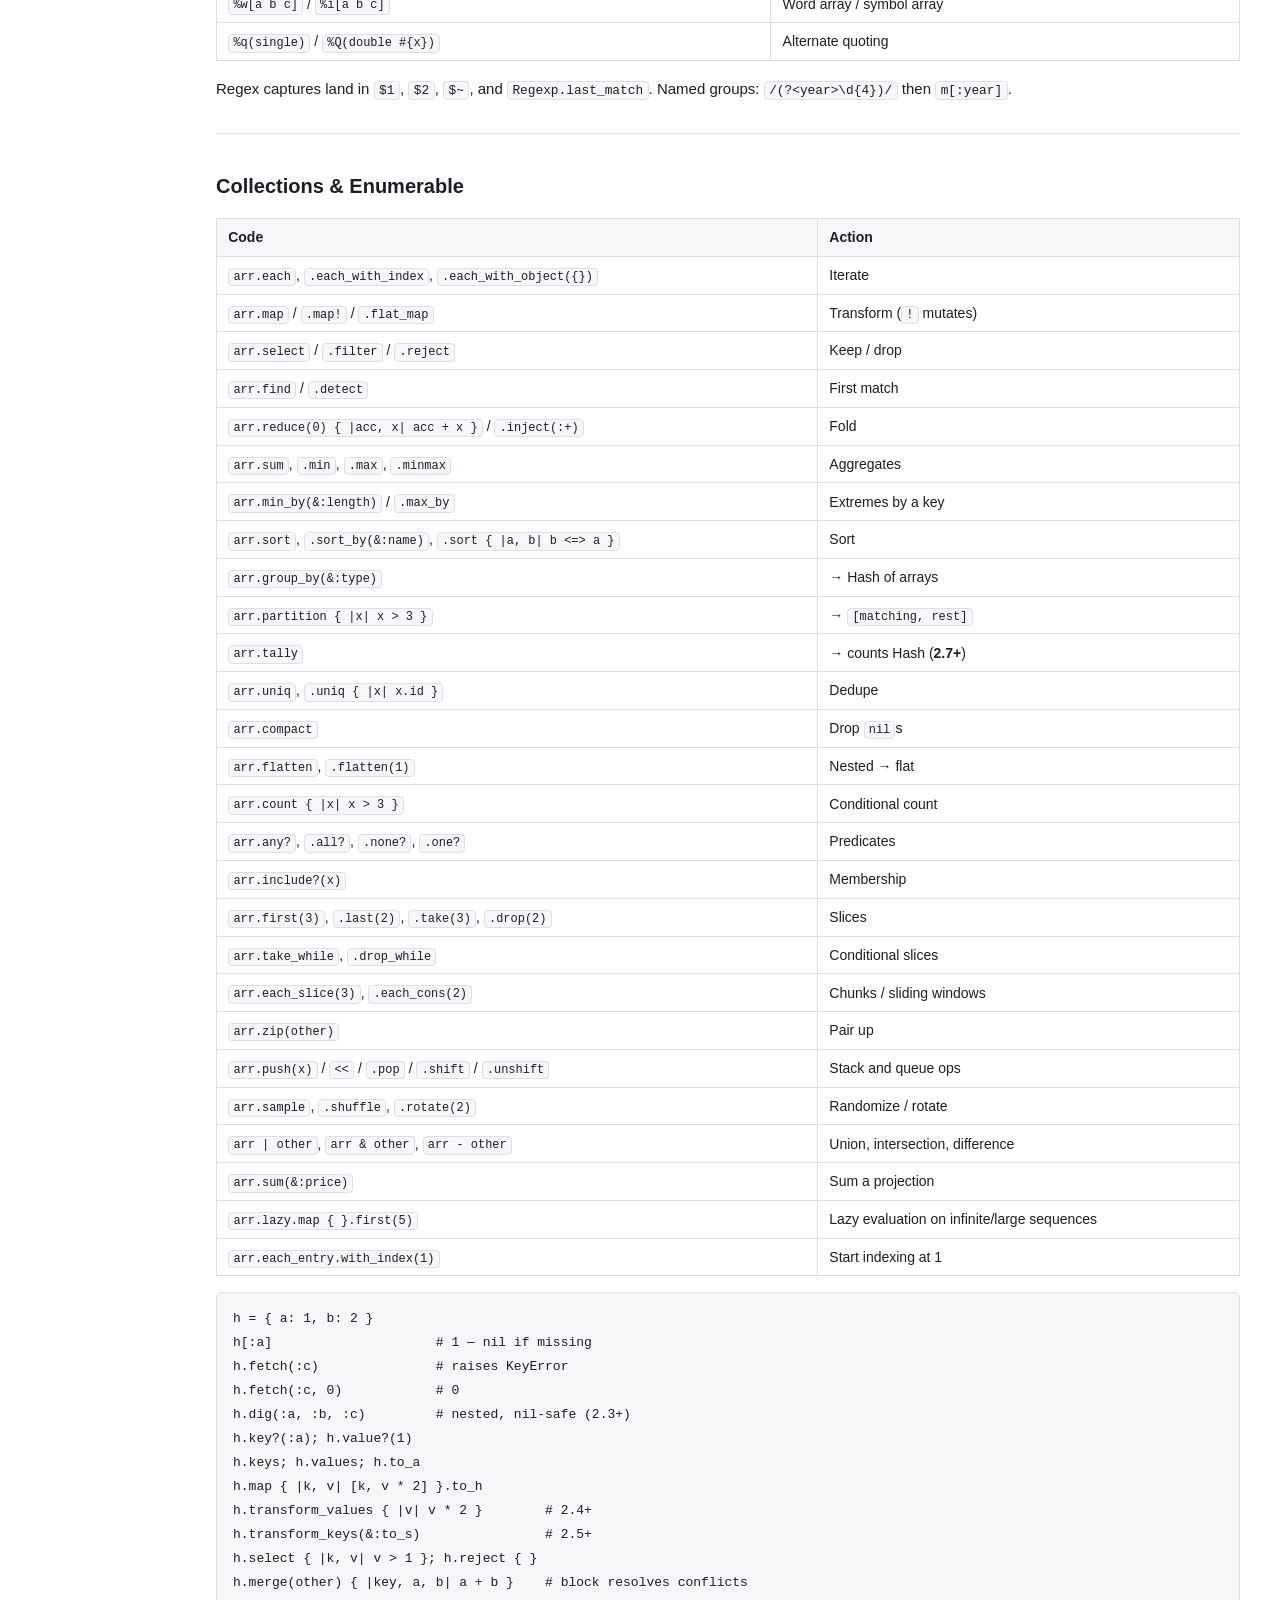
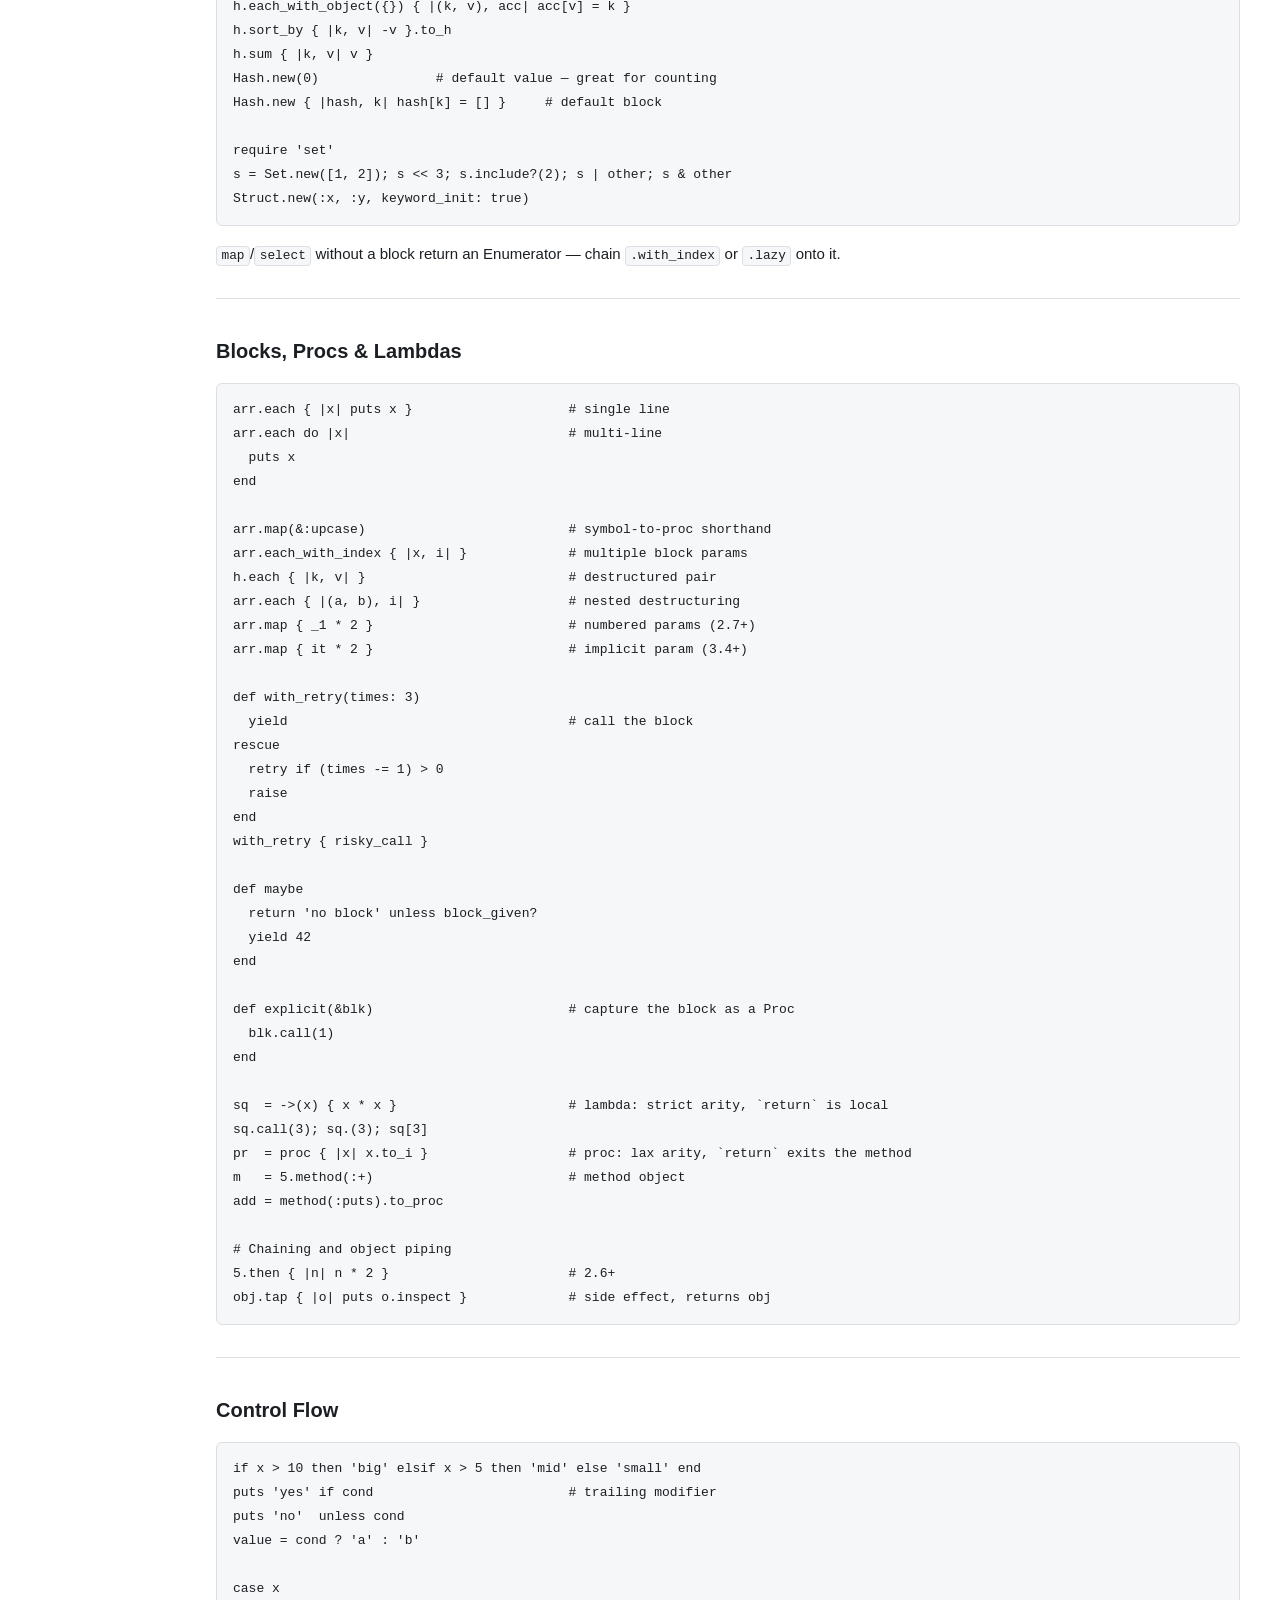
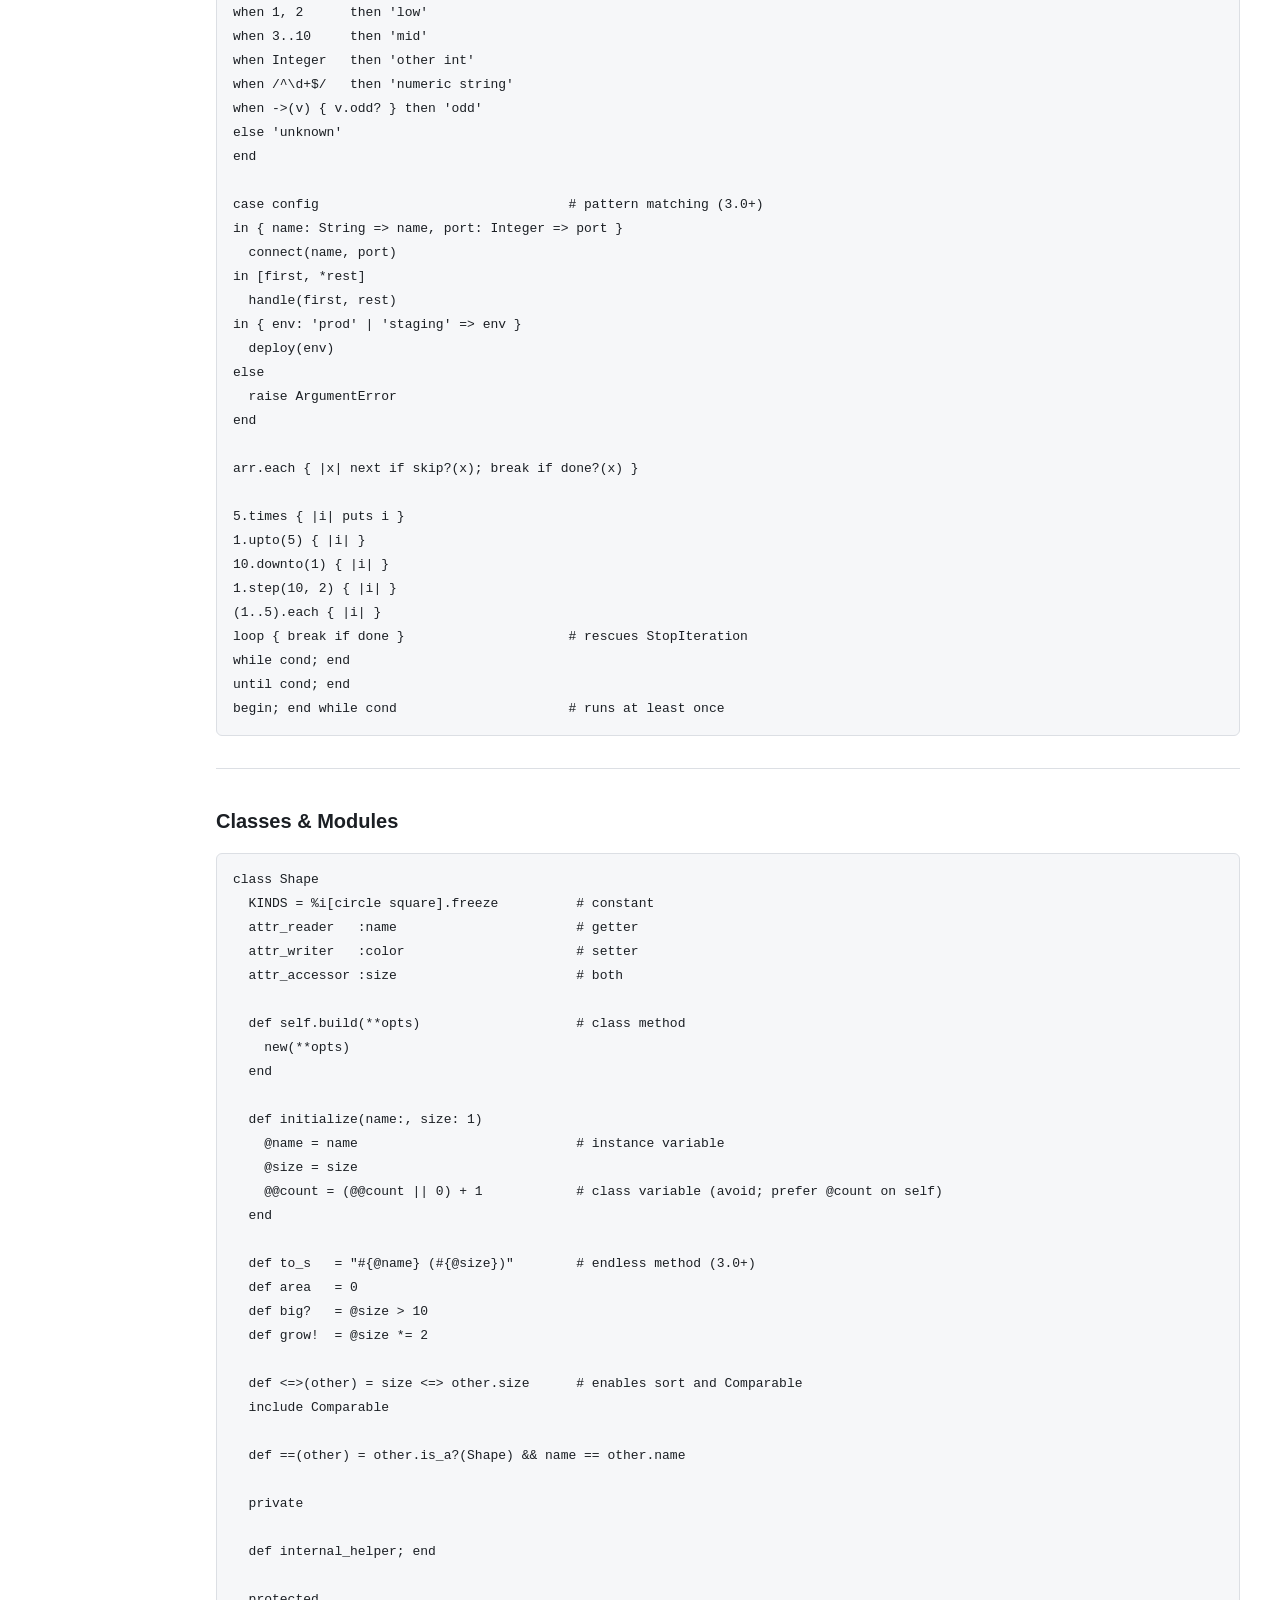
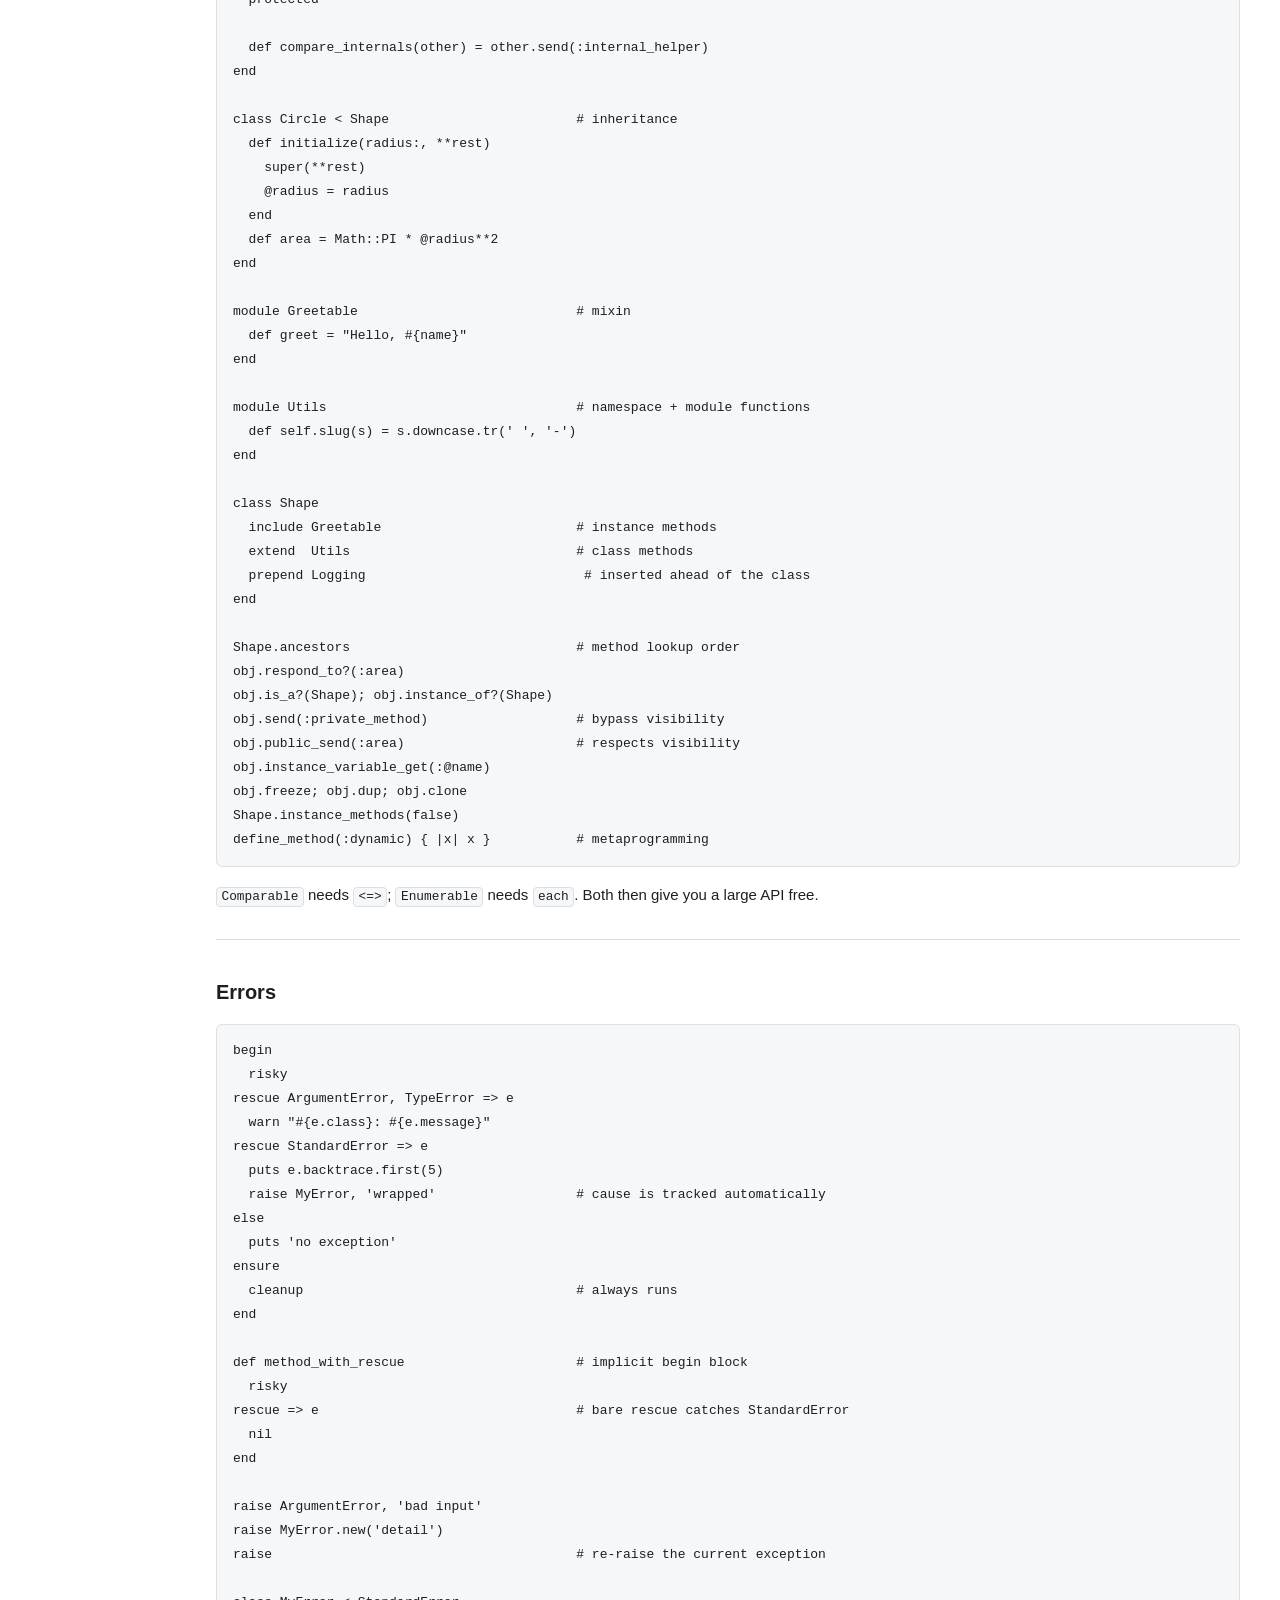
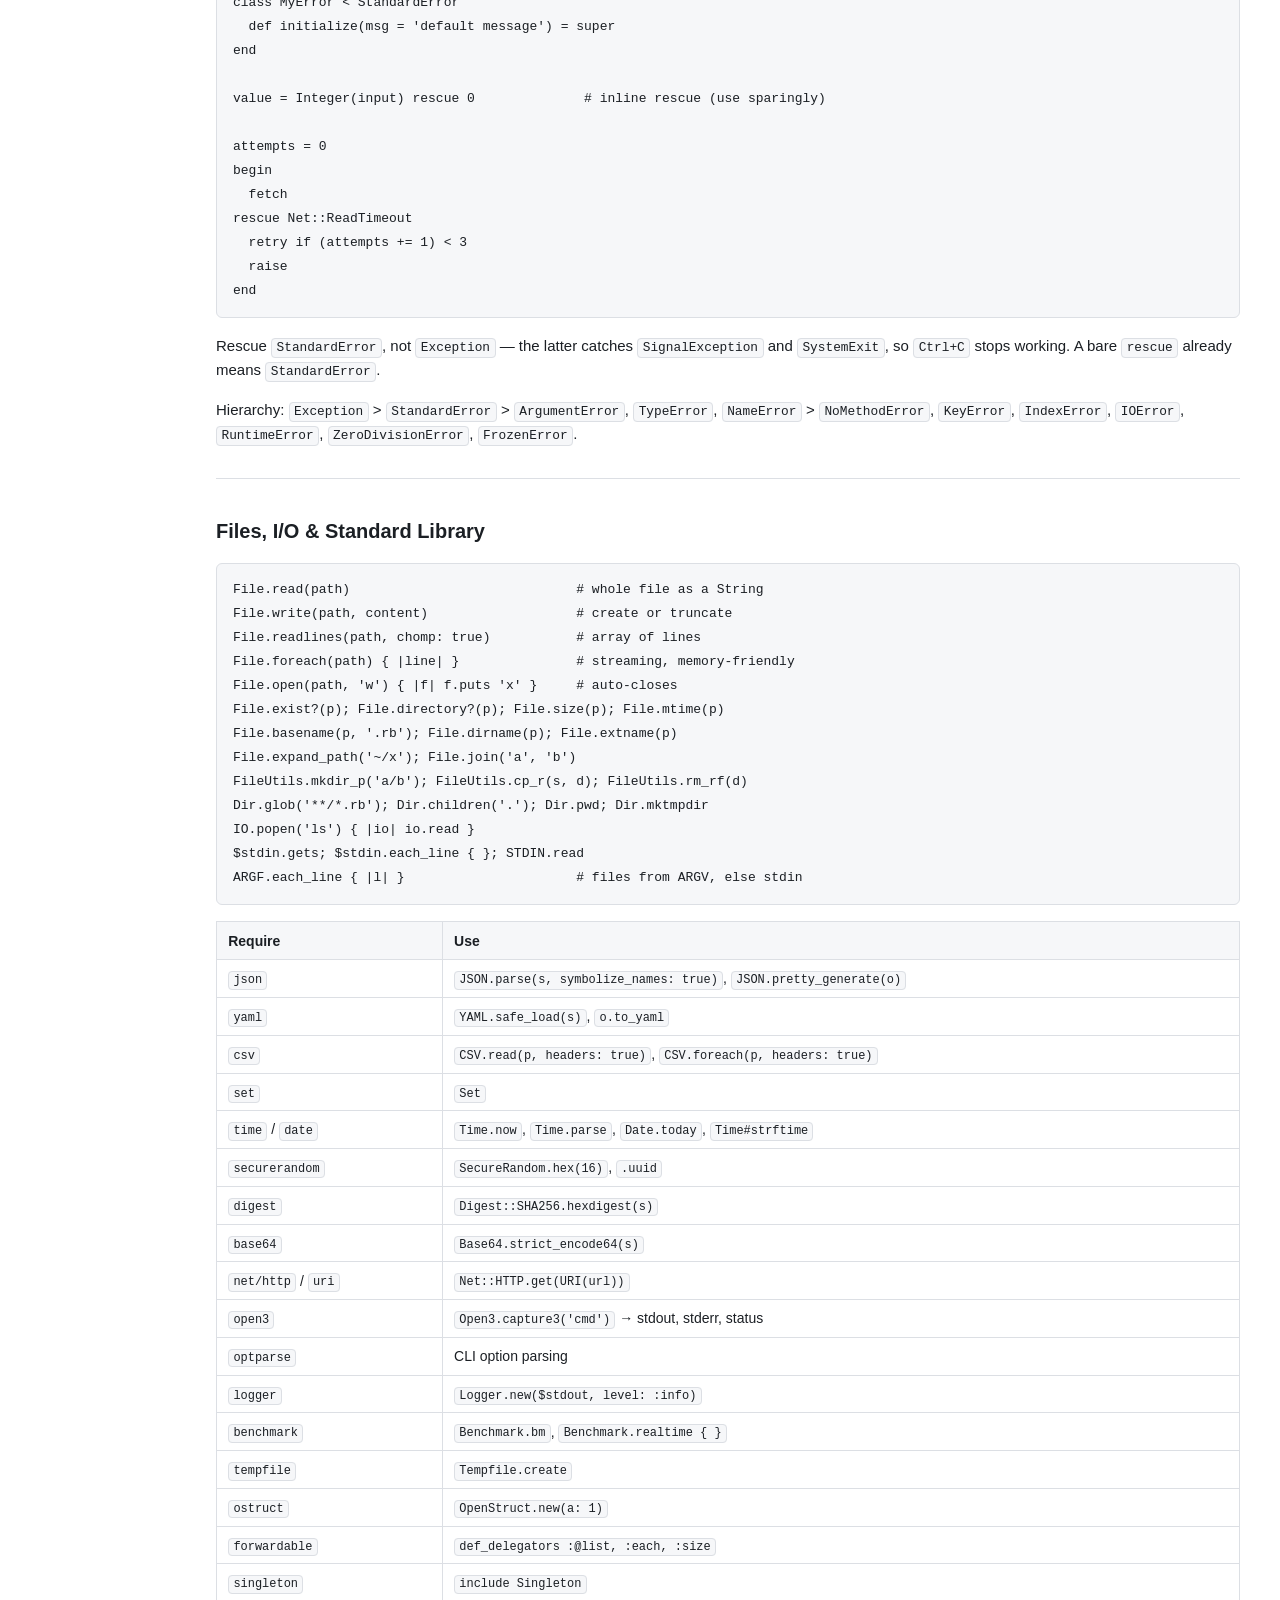
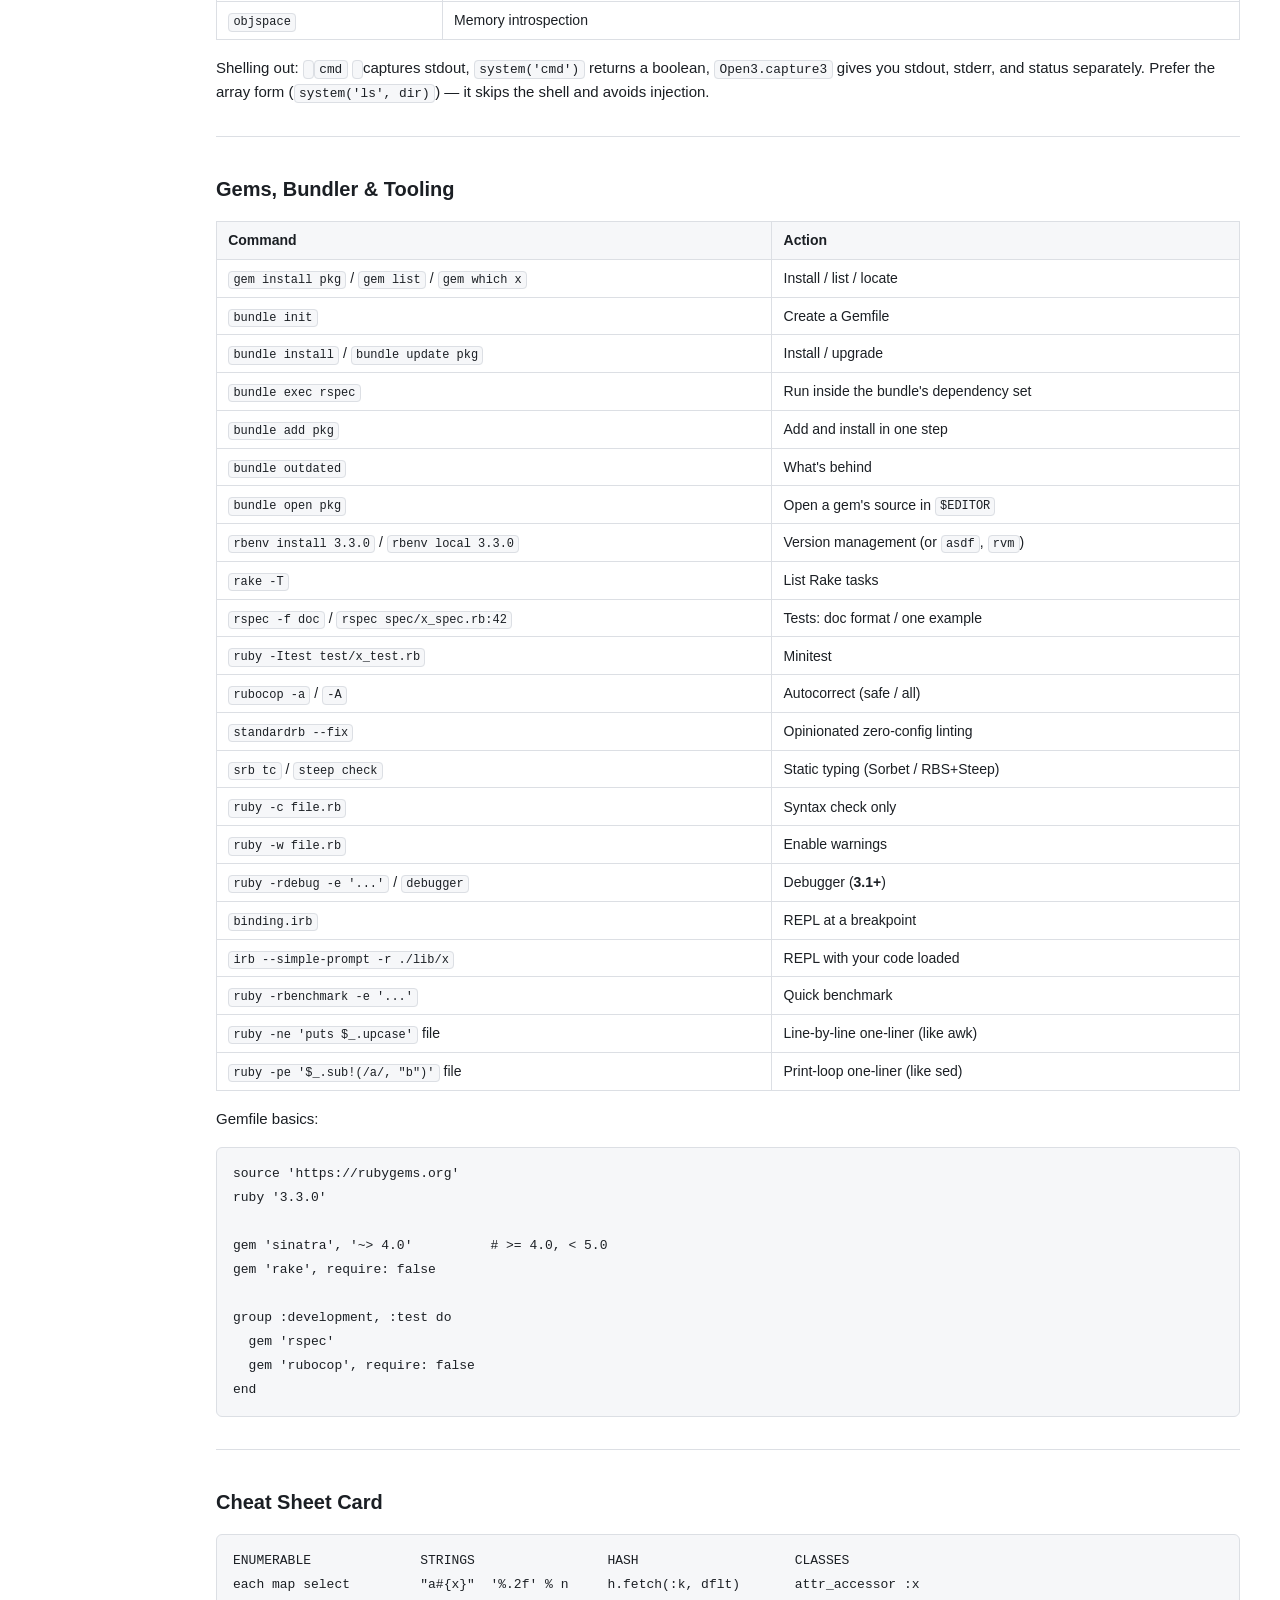
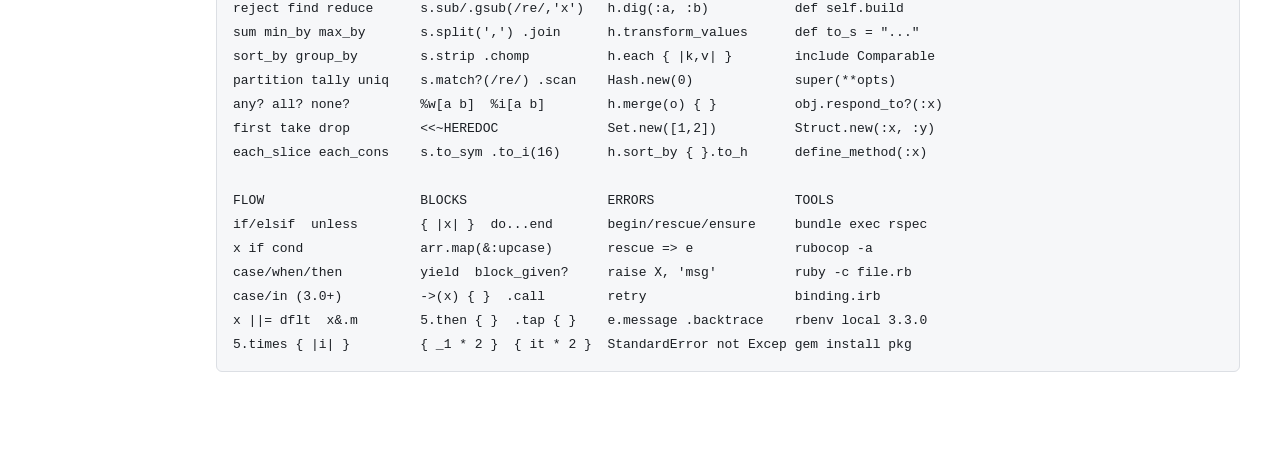
<file: ruby.html>
<!DOCTYPE html>
<html lang="en">
<head>
<meta charset="utf-8">
<meta name="viewport" content="width=device-width,initial-scale=1">
<title>ruby · Quick Reference</title>
<link rel="stylesheet" href="qr.css">
</head>
<body data-sheet="ruby">
<nav id="nav"></nav>
<main id="main"></main>
<script src="qr.js"></script>
</body>
</html>
</file>
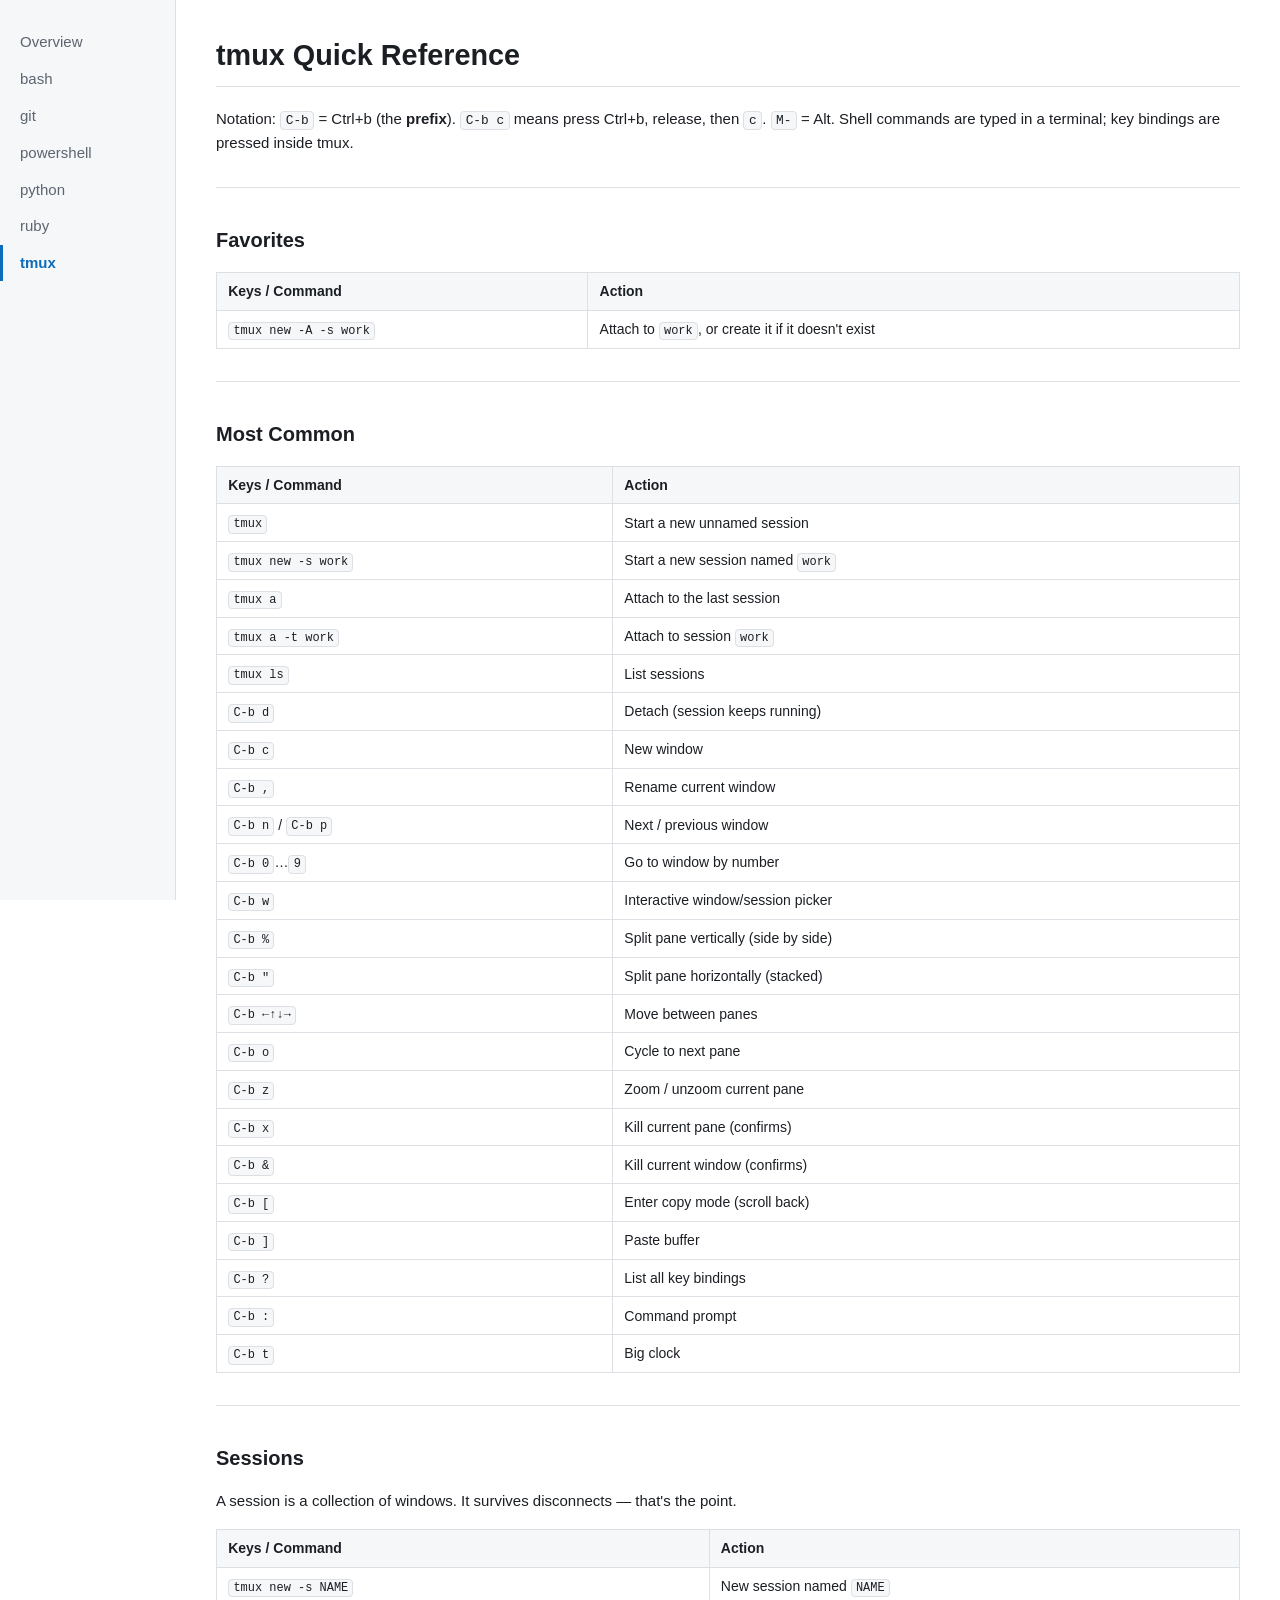
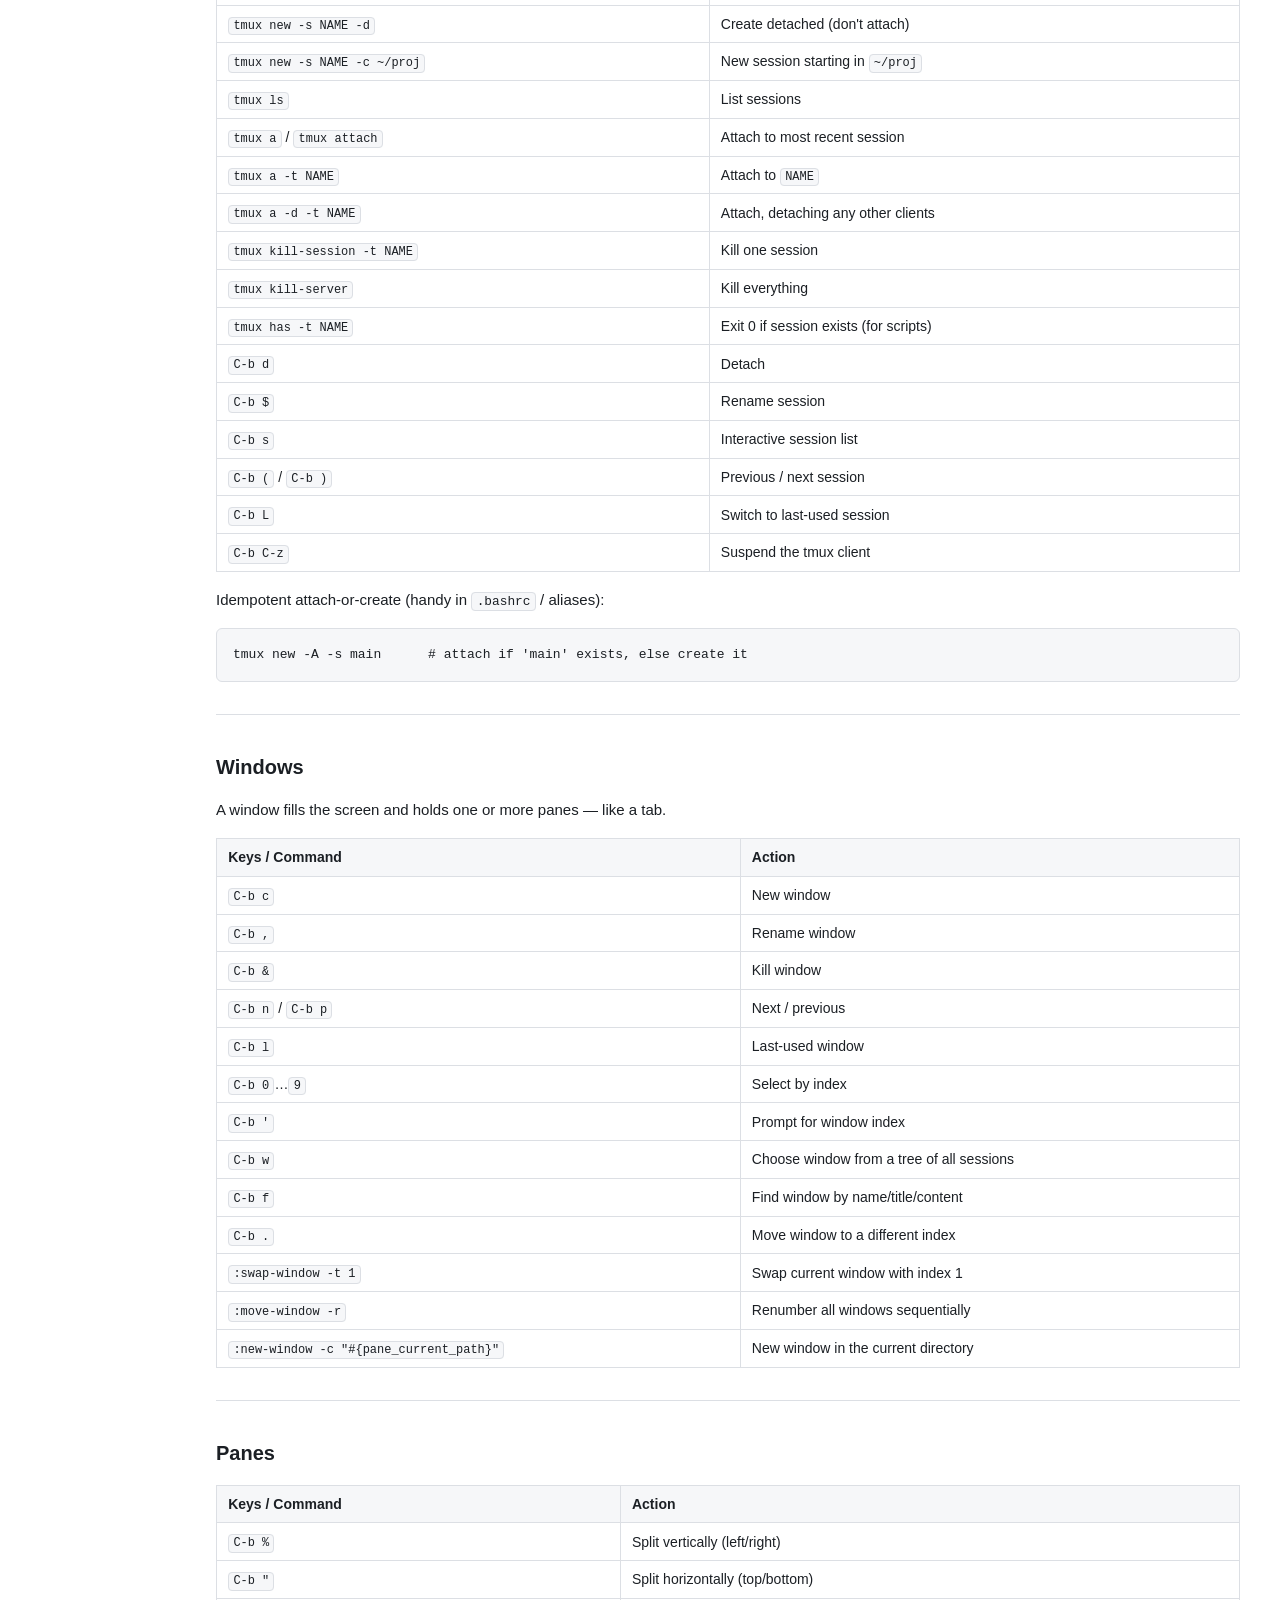
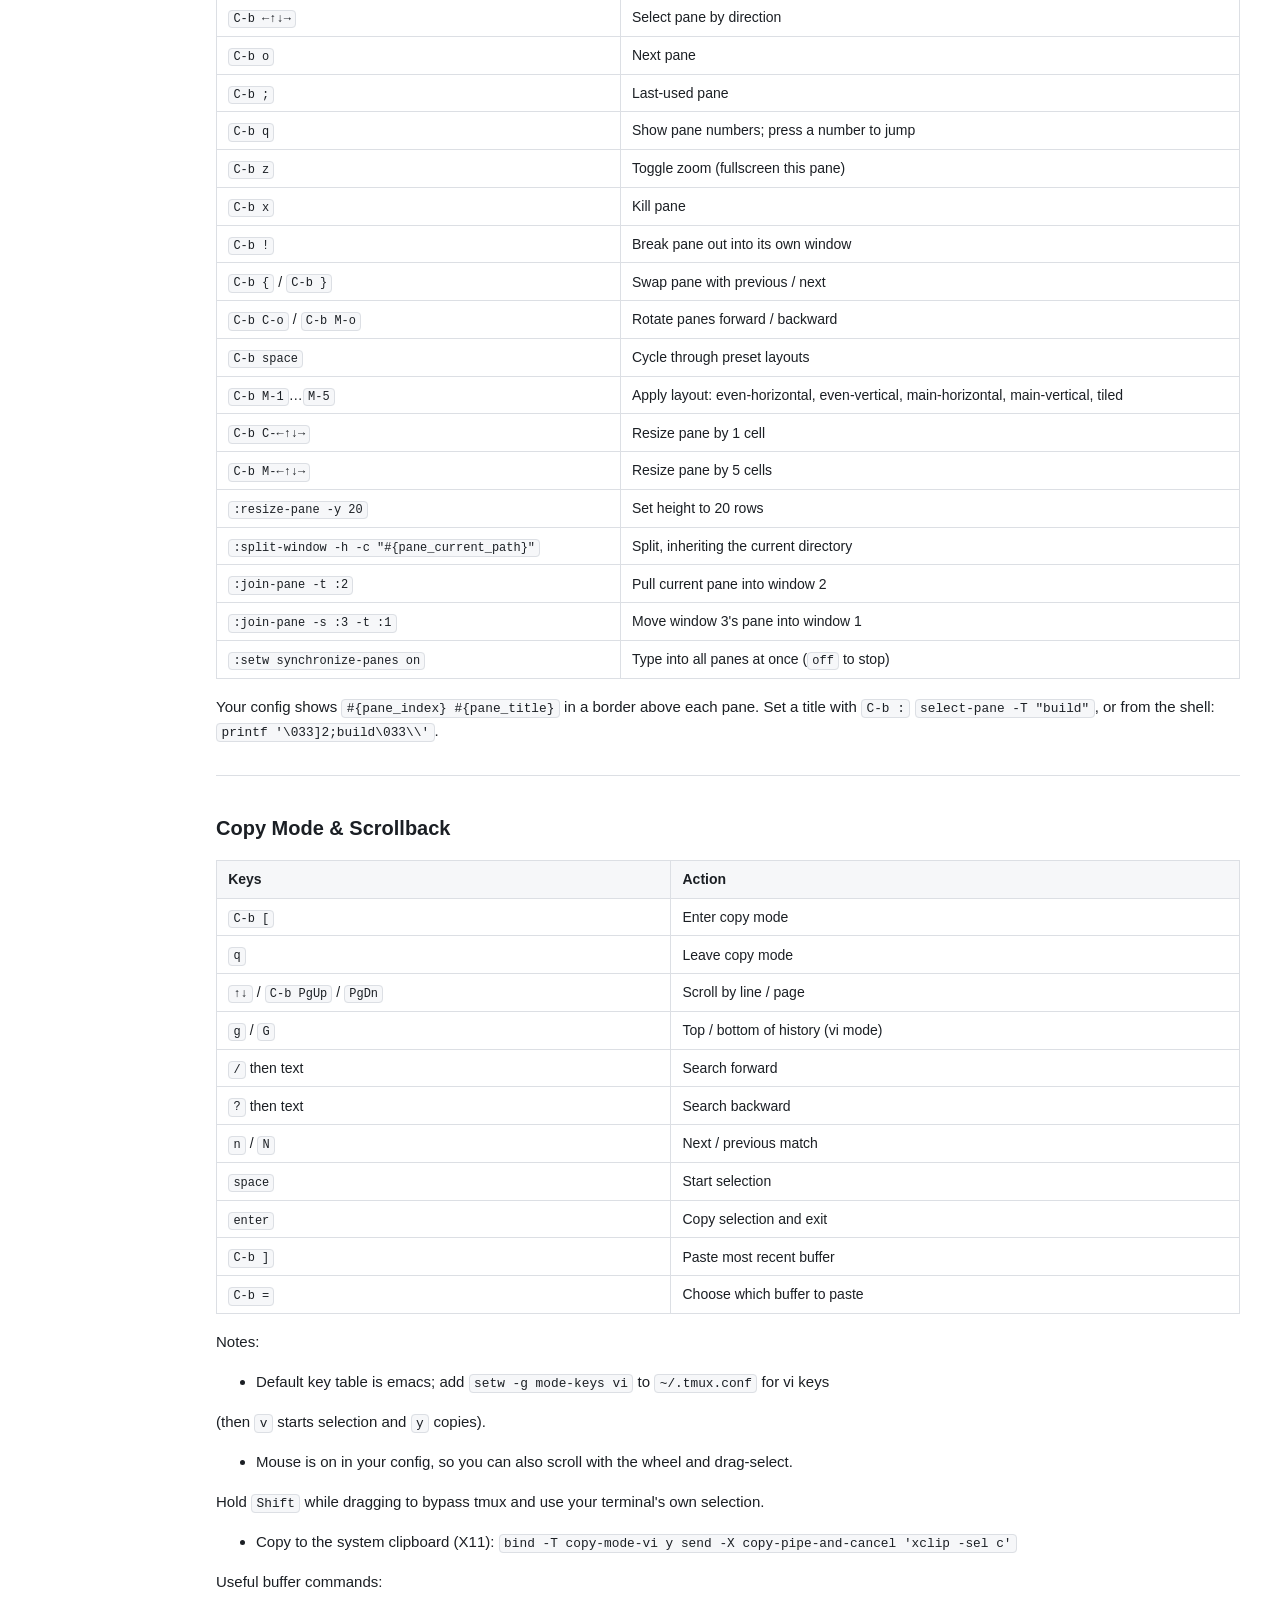
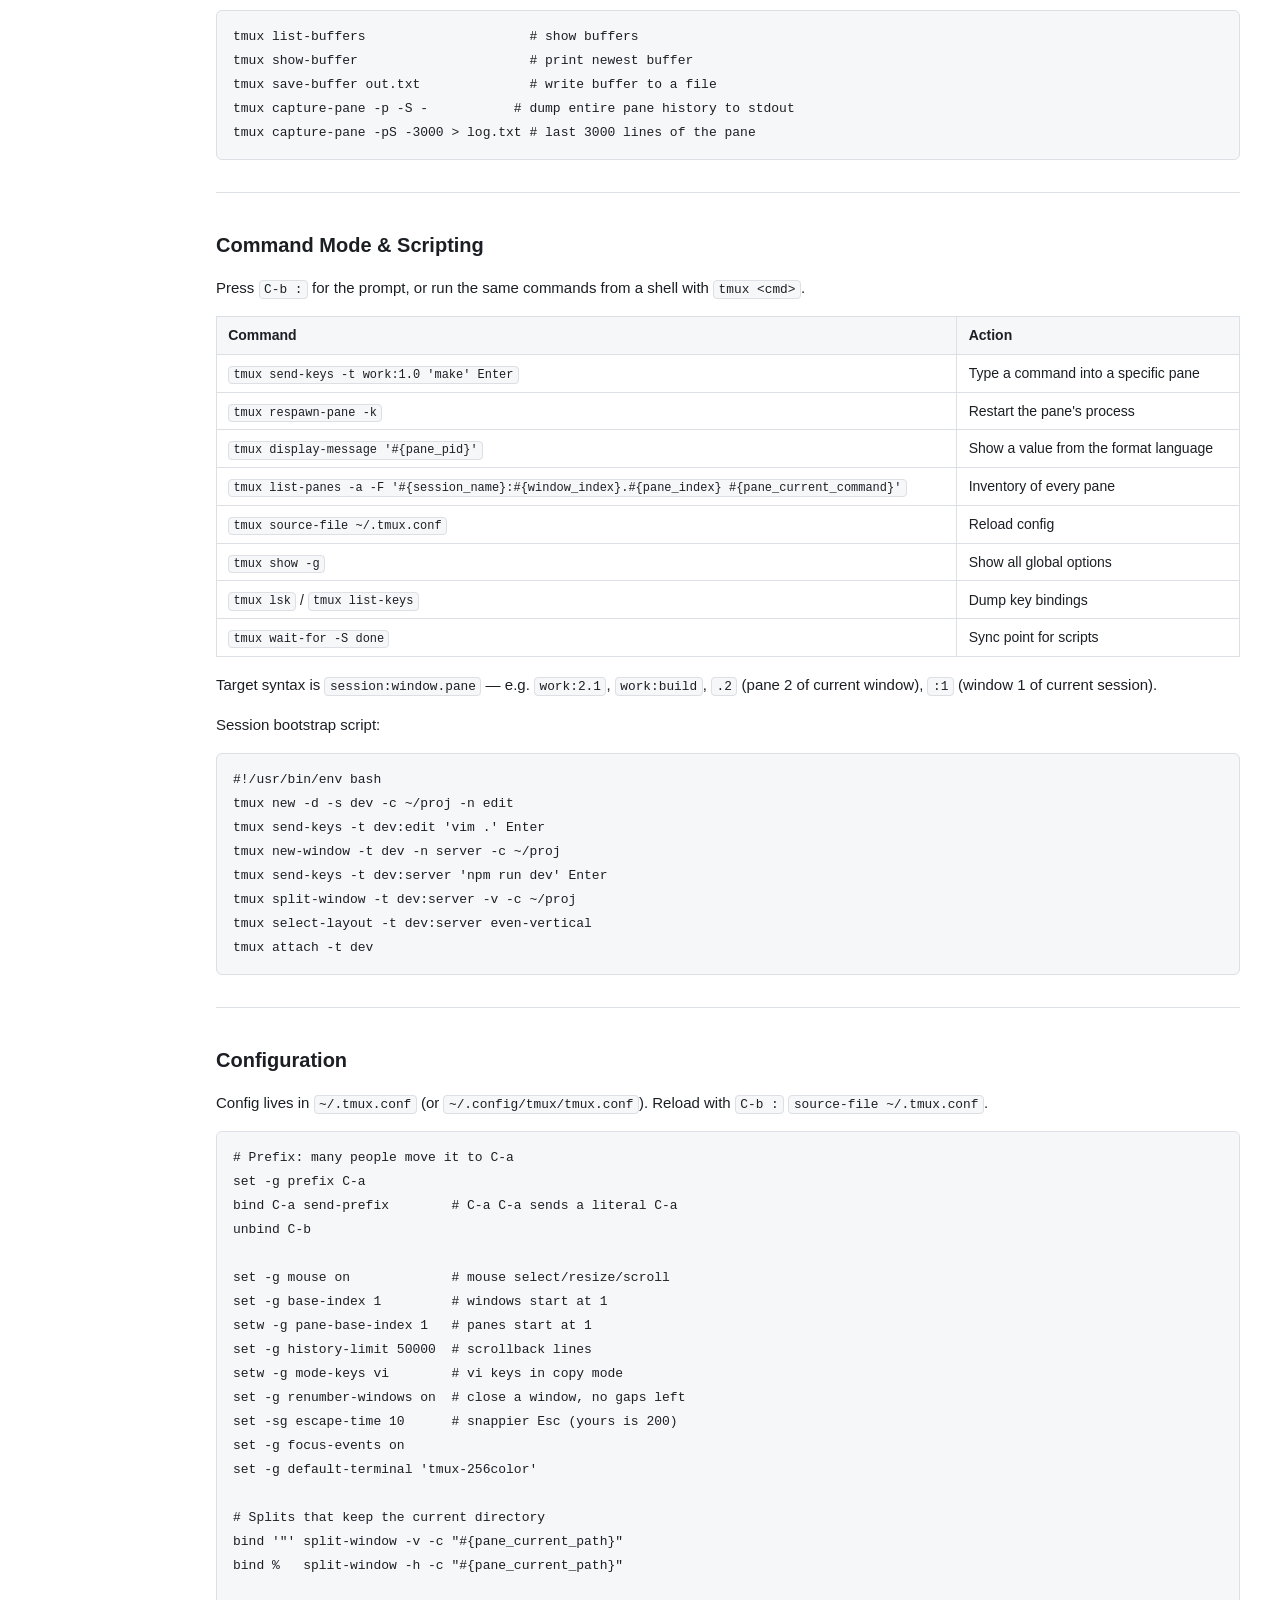
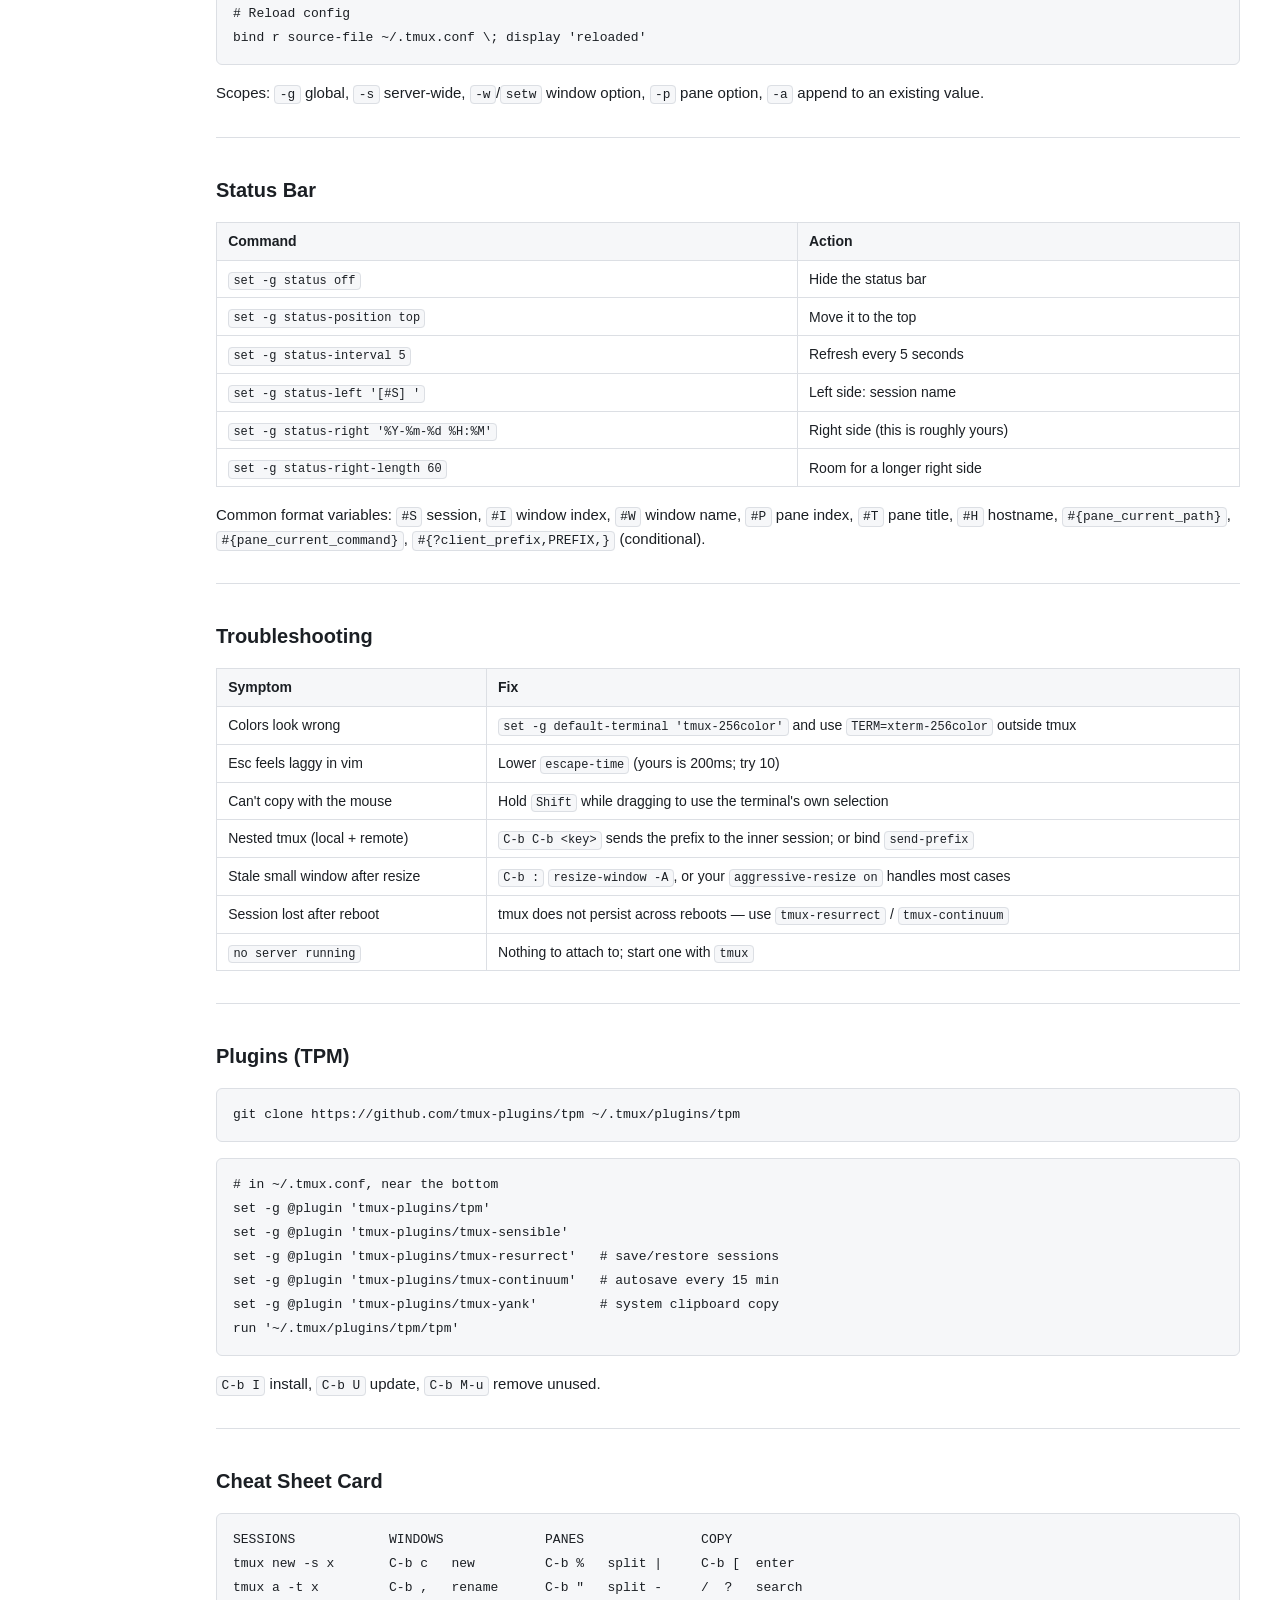
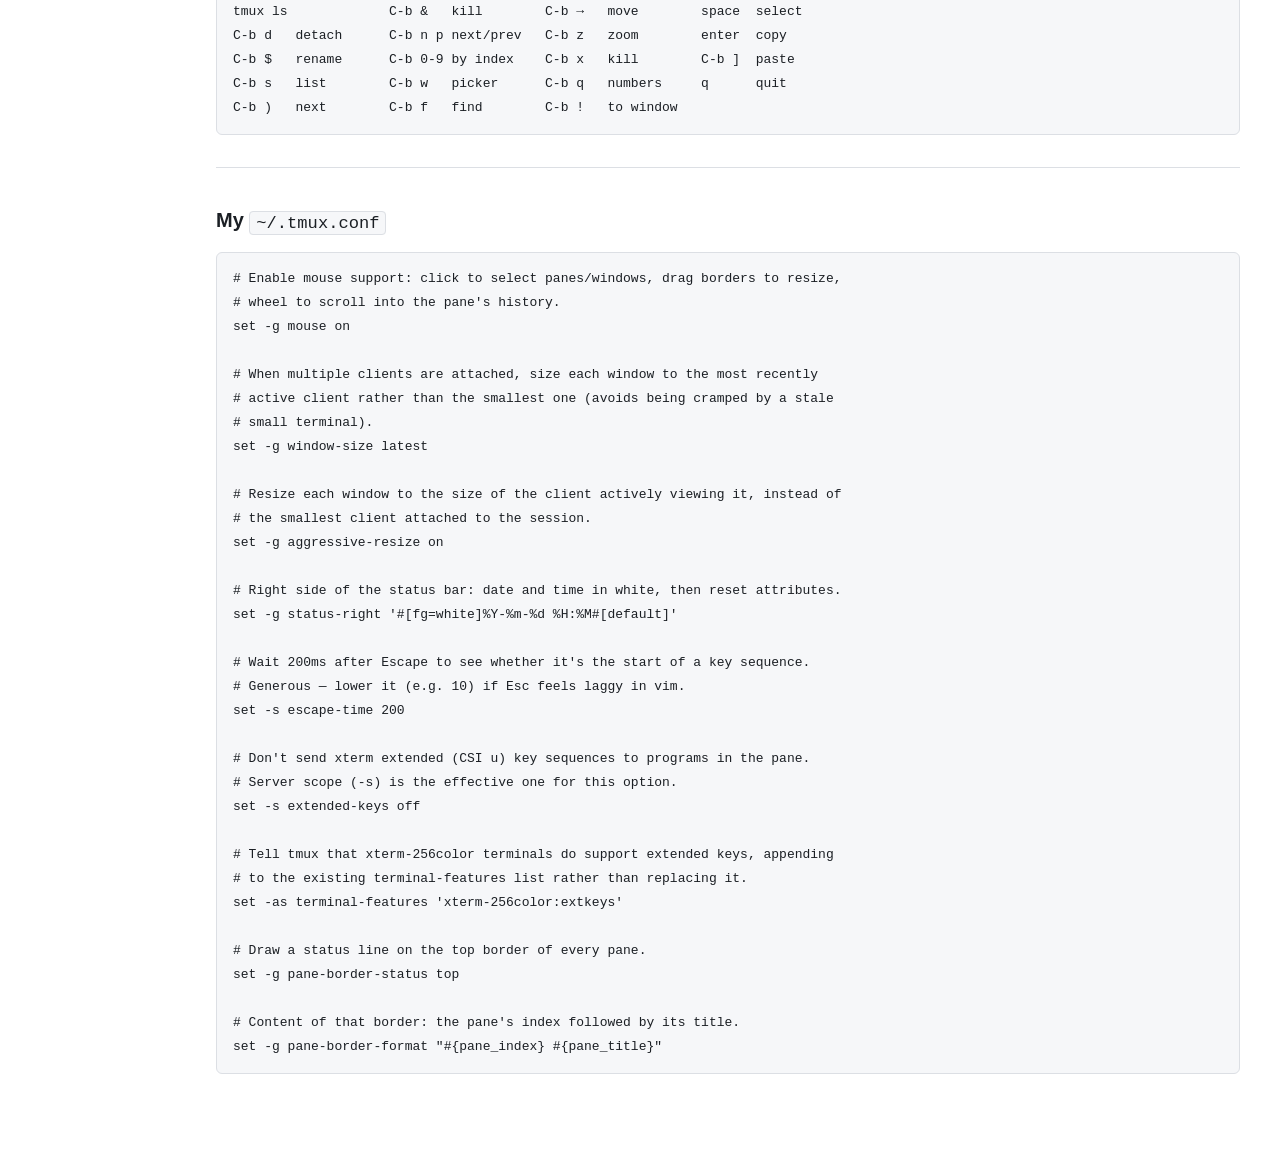
<file: tmux.html>
<!DOCTYPE html>
<html lang="en">
<head>
<meta charset="utf-8">
<meta name="viewport" content="width=device-width,initial-scale=1">
<title>tmux · Quick Reference</title>
<link rel="stylesheet" href="qr.css">
</head>
<body data-sheet="tmux">
<nav id="nav"></nav>
<main id="main"></main>
<script src="qr.js"></script>
</body>
</html>
</file>
<file: qr.css>
:root { --bg:#fff; --alt:#f6f7f9; --line:#dcdfe4; --fg:#1b1f24; --dim:#5c6570; --link:#0a6cba; }
@media (prefers-color-scheme:dark) {
  :root { --bg:#14181d; --alt:#1b2027; --line:#2c333c; --fg:#e3e7ec; --dim:#a2acb8; --link:#6cb6f5; }
}
* { box-sizing:border-box; }
body { margin:0; display:flex; background:var(--bg); color:var(--fg);
       font:15px/1.6 -apple-system,BlinkMacSystemFont,"Segoe UI",Roboto,Arial,sans-serif; }
nav { position:sticky; top:0; flex:0 0 11rem; height:100vh; padding:1.5rem 0;
      background:var(--alt); border-right:1px solid var(--line); overflow-y:auto; }
nav a { display:block; padding:.4rem 1.25rem; color:var(--dim); text-decoration:none; }
nav a:hover { color:var(--fg); }
nav a.on { color:var(--link); font-weight:600; box-shadow:inset 3px 0 var(--link); }
main { flex:1 1 auto; min-width:0; padding:2rem 2.5rem 5rem; max-width:60rem; text-align:left; }

@media (min-width:900px) {
  main { max-width:none; }
  main pre {
    column-span:all;
    break-inside:avoid-column;
    -webkit-column-break-inside:avoid;
  }
  main hr {
    break-inside:auto;
  }
  main h1,
  main h2,
  main h3,
  main p,
  main ul,
  main ol,
  main table {
    break-inside:auto;
    page-break-inside:auto;
    -webkit-column-break-inside:auto;
  }
  main p,
  main ul,
  main ol {
    margin-bottom:1rem;
  }
}

h1 { margin:0 0 1.25rem; padding-bottom:.5rem; font-size:1.8rem; border-bottom:1px solid var(--line); }
h2 { margin:2.25rem 0 .75rem; font-size:1.25rem; }
h3 { margin:1.5rem 0 .5rem; font-size:1.05rem; }
hr { margin:2rem 0; border:0; border-top:1px solid var(--line); }
table { width:100%; border-collapse:collapse; margin:1rem 0; font-size:.875rem; }
th { text-align:left; background:var(--alt); }
th, td { padding:.45rem .7rem; border:1px solid var(--line); vertical-align:top; }
td:first-child { white-space:nowrap; }
code { font:.855em ui-monospace,SFMono-Regular,Menlo,Consolas,monospace;
       background:var(--alt); padding:.1em .35em; border:1px solid var(--line); border-radius:4px; }
pre { margin:1rem 0; padding:.875rem 1rem; overflow-x:auto;
      background:var(--alt); border:1px solid var(--line); border-radius:6px; }
pre code { border:0; background:none; padding:0; font-size:13px; line-height:1.5; }
a { color:var(--link); }
@media (max-width:700px) {
  body { display:block; }
  nav { position:static; height:auto; display:flex; flex-wrap:wrap; padding:.5rem; }
  main { padding:1.25rem 1rem 3rem; }
  td:first-child { white-space:normal; }
}
</file>
